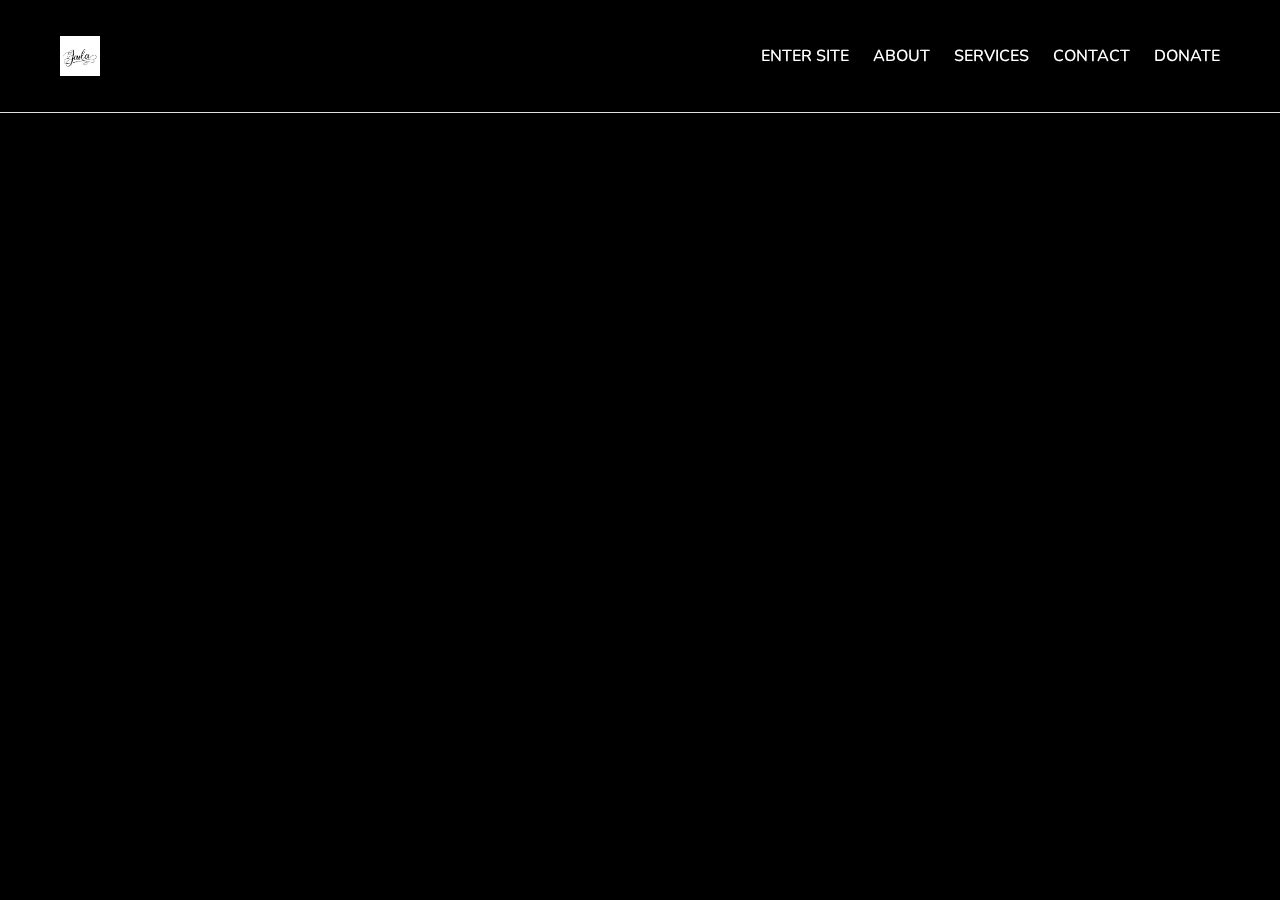
<file: index.html>
<!DOCTYPE html>
<html lang="en">
<head>
  <meta charset="UTF-8" />
  <meta name="viewport" content="width=device-width, initial-scale=1.0" />
  <title>In Loving Memory – JAOLA</title>
  <link href="https://fonts.googleapis.com/css2?family=Lora:wght@400;700&family=Nunito:wght@400;600;700&display=swap" rel="stylesheet" />
  <link rel="stylesheet" href="style.css" />

  <style>
    html, body {
      margin: 0;
      padding: 0;
      background-color: #000;
      color: white;
      font-family: 'Lora', serif;
      height: 100%;
      overflow: hidden;
      overscroll-behavior: none;
      touch-action: none;
    }

    /* Fade-in animation */
    @keyframes fadeIn {
      0% { opacity: 0; transform: translateY(20px); }
      100% { opacity: 1; transform: translateY(0); }
    }

    /* NAVIGATION */
    .site-nav {
      position: fixed;
      top: 0;
      left: 0;
      width: 100%;
      z-index: 1000;
      background-color: rgba(0, 0, 0, 0.85);
      padding: 1rem 2rem;
    }

    .nav-wrapper {
      display: flex;
      justify-content: space-between;
      align-items: center;
      max-width: 1200px;
      margin: 0 auto;
    }

    .nav-links {
      list-style: none;
      display: flex;
      gap: 1.5rem;
      margin: 0;
    }

    .nav-links li a {
      color: white;
      text-decoration: none;
      font-family: 'Nunito', sans-serif;
      font-weight: 600;
      font-size: 1rem;
    }

    .logo-area img {
      height: 40px;
    }

    /* HERO TRIBUTE */
    .hero-tribute {
      position: absolute;
      top: 0;
      left: 0;
      width: 100vw;
      height: 100vh;
      overflow: hidden;
      z-index: 0;
    }

    .hero-tribute iframe {
      width: 100vw;
      height: 100vh;
      border: none;
      position: absolute;
      top: 0;
      left: 0;
      opacity: 0;
      animation: fadeIn 1.5s ease-out forwards;
      animation-delay: 0.5s;
    }

    .enter-button {
      position: absolute;
      bottom: 40px;
      left: 50%;
      transform: translateX(-50%);
      z-index: 9999;
      background: rgba(255, 255, 255, 0.08);
      color: white;
      padding: 12px 24px;
      border: 1px solid #ccc;
      border-radius: 30px;
      font-size: 1rem;
      text-decoration: none;
      font-family: 'Nunito', sans-serif;
      animation: fadeIn 1.5s ease-out forwards;
      animation-delay: 1.8s;
      opacity: 0;
      text-align: center;
      white-space: nowrap;
    }

    .enter-button:hover {
      background: rgba(255, 255, 255, 0.2);
      border-color: white;
    }

    .canva-overlay-blocker {
      position: absolute;
      bottom: 0;
      right: 0;
      width: 180px;
      height: 50px;
      background: black;
      z-index: 9998;
    }

    /* Responsive tweak */
    @media (max-width: 600px) {
      .enter-button {
        font-size: 0.9rem;
        padding: 10px 18px;
        bottom: 20px;
      }

      .nav-links {
        gap: 1rem;
      }

      .nav-links li a {
        font-size: 0.9rem;
      }

      .logo-area img {
        height: 32px;
      }
    }

    /* Hide hamburger & overlay if not needed */
    .overlay-menu, .hamburger-menu {
      display: none !important;
    }
  </style>
</head>

<body>

  <!-- NAVIGATION -->
  <nav class="site-nav">
    <div class="container nav-wrapper">
      <div class="logo-area">
        <a href="main.html">
          <img src="assets/jaola-logo.png" alt="JAOLA Logo" class="site-logo" />
        </a>
      </div>
      <ul class="nav-links desktop-nav">
        <li><a href="main.html">Enter Site</a></li>
        <li><a href="about.html">About</a></li>
        <li><a href="services.html">Services</a></li>
        <li><a href="contact.html">Contact</a></li>
        <li><a href="donate.html" class="highlight-button">Donate</a></li>
      </ul>
    </div>
  </nav>

  <!-- TRIBUTE SECTION -->
  <section class="hero-tribute">
    <iframe 
      src="https://www.canva.com/design/DAGoqvixdnU/WdH5uJpDWGZJvsrBAGDrbA/view?embed"
      allowfullscreen
      loading="lazy">
    </iframe>
    <div class="canva-overlay-blocker"></div>
    <a href="main.html" class="enter-button">Enter JAOLA</a>
  </section>

</body>
</html>
</file>
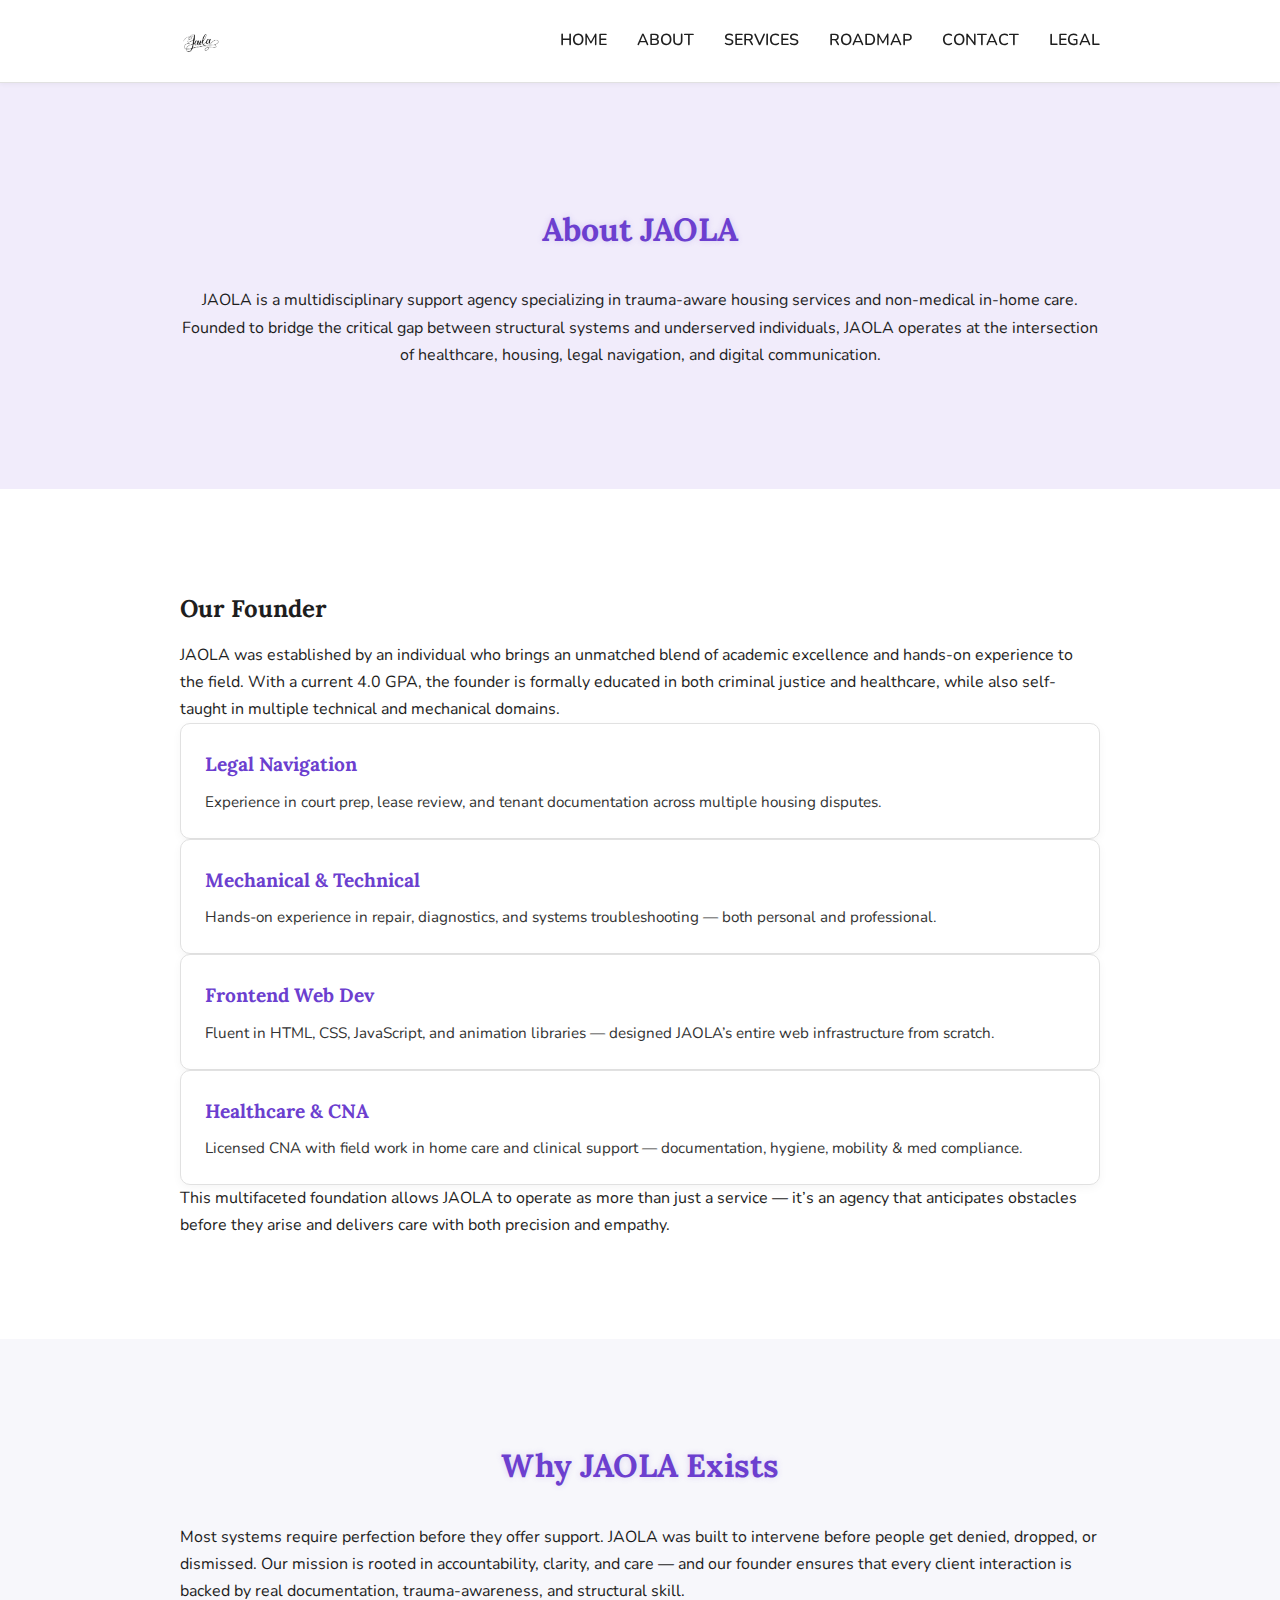
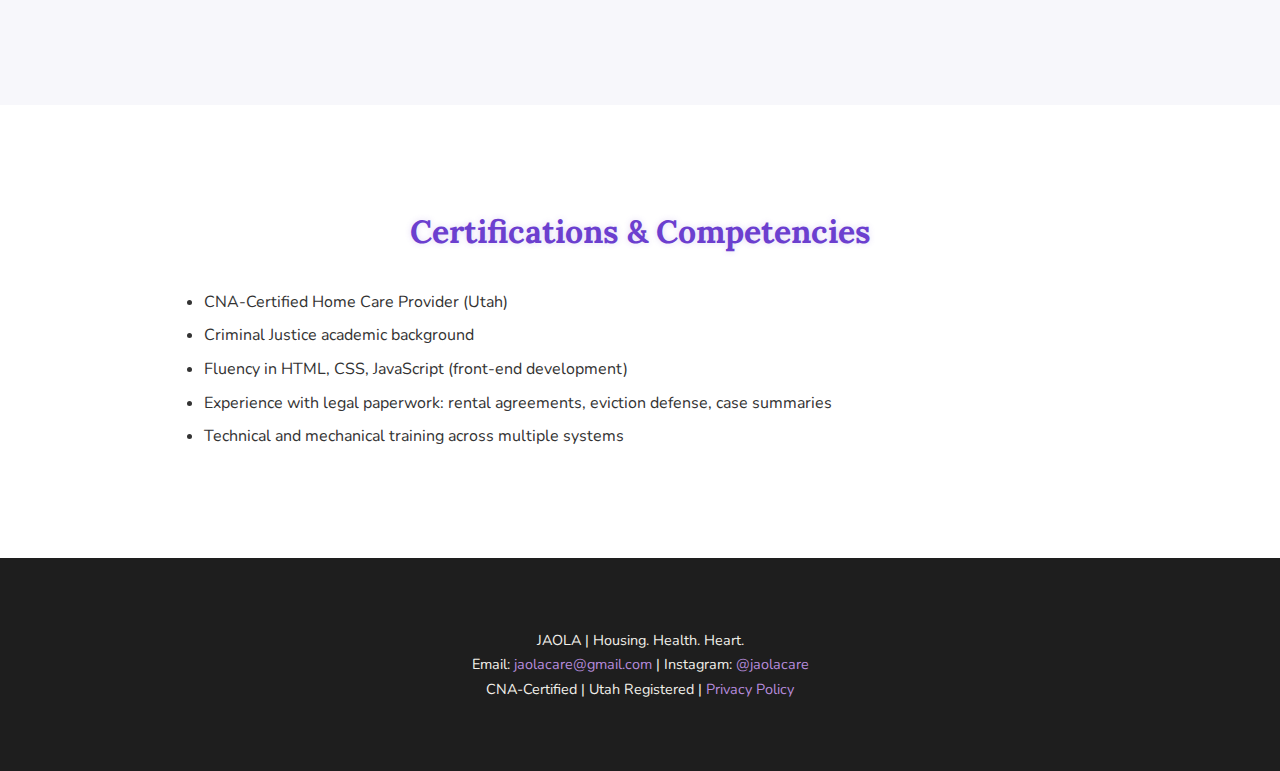
<file: about.html>
<!DOCTYPE html>
<html lang="en">
<head>
  <meta charset="UTF-8" />
  <meta name="viewport" content="width=device-width, initial-scale=1.0"/>
  <meta name="description" content="About JAOLA – Professional, trauma-aware housing and care solutions built with academic and real-world credibility.">
  <title>About JAOLA</title>
  <link rel="stylesheet" href="style.css" />
  <link href="https://fonts.googleapis.com/css2?family=Lora:wght@400;700&family=Nunito:wght@400;600;700&display=swap" rel="stylesheet" />
</head>
<body>

  <!-- NAVIGATION -->
  <nav class="site-nav">
    <div class="container nav-wrapper">
      <div class="logo-area">
        <a href="index.html">
          <img src="assets/jaola-logo.png" alt="JAOLA Logo" class="site-logo" />
        </a>
      </div>
      <ul class="nav-links desktop-nav">
        <li><a href="index.html">Home</a></li>
        <li><a href="about.html" class="active">About</a></li>
        <li><a href="services.html">Services</a></li>
        <li><a href="roadmap.html">Roadmap</a></li>
        <li><a href="contact.html">Contact</a></li>
        <li><a href="legal.html">Legal</a></li>
      </ul>
      <div class="hamburger" onclick="toggleMenu()">☰</div>
    </div>
  </nav>

  <!-- OVERLAY MENU -->
  <div id="overlayMenu" class="overlay-menu">
    <span class="close-btn" onclick="toggleMenu()">×</span>
    <ul>
      <li><a href="index.html">Home</a></li>
      <li><a href="about.html" class="active">About</a></li>
      <li><a href="services.html">Services</a></li>
      <li><a href="roadmap.html">Roadmap</a></li>
      <li><a href="contact.html">Contact</a></li>
      <li><a href="legal.html">Legal</a></li>
    </ul>
  </div>

  <!-- HERO -->
  <section class="hero-alt">
    <div class="container">
      <h1 class="section-title glow">About JAOLA</h1>
      <p>JAOLA is a multidisciplinary support agency specializing in trauma-aware housing services and non-medical in-home care. Founded to bridge the critical gap between structural systems and underserved individuals, JAOLA operates at the intersection of healthcare, housing, legal navigation, and digital communication.</p>
    </div>
  </section>

  <!-- FOUNDER PROFILE -->
  <section class="founder-profile">
   <div class="container">
    <h2 class=section-title">Our Founder</h2>
    <p>JAOLA was established by an individual who brings an unmatched blend of academic excellence and hands-on experience to the field. With a current 4.0 GPA, the founder is formally educated in both criminal justice and healthcare, while also self-taught in multiple technical and mechanical domains.</<div class="card-grid">
  <div class="info-card">
    <h3>Legal Navigation</h3>
    <p>Experience in court prep, lease review, and tenant documentation across multiple housing disputes.</p>
  </div>
  <div class="info-card">
    <h3>Mechanical & Technical</h3>
    <p>Hands-on experience in repair, diagnostics, and systems troubleshooting — both personal and professional.</p>
  </div>
  <div class="info-card">
    <h3>Frontend Web Dev</h3>
    <p>Fluent in HTML, CSS, JavaScript, and animation libraries — designed JAOLA’s entire web infrastructure from scratch.</p>
  </div>
  <div class="info-card">
    <h3>Healthcare & CNA</h3>
    <p>Licensed CNA with field work in home care and clinical support — documentation, hygiene, mobility & med compliance.</p>
  </div>
    <p>This multifaceted foundation allows JAOLA to operate as more than just a service — it’s an agency that anticipates obstacles before they arise and delivers care with both precision and empathy.</p>
  </div>
</section>

  <!-- MISSION -->
  <section class="mission-alt">
    <div class="container">
      <h2 class="section-title glow">Why JAOLA Exists</h2>
      <p>Most systems require perfection before they offer support. JAOLA was built to intervene before people get denied, dropped, or dismissed. Our mission is rooted in accountability, clarity, and care — and our founder ensures that every client interaction is backed by real documentation, trauma-awareness, and structural skill.</p>
    </div>
  </section>

  <!-- QUOTE -->
  <section class="certifications">
   <div class="container">
    <h2 class="section-title">Certifications & Competencies</h2>
    <ul>
      <li>CNA-Certified Home Care Provider (Utah)</li>
      <li>Criminal Justice academic background</li>
      <li>Fluency in HTML, CSS, JavaScript (front-end development)</li>
      <li>Experience with legal paperwork: rental agreements, eviction defense, case summaries</li>
      <li>Technical and mechanical training across multiple systems</li>
    </ul>
  </div>
</section>

  <!-- FOOTER -->
  <footer>
    <div class="container">
      <p>JAOLA | Housing. Health. Heart.</p>
      <p>Email: <a href="mailto:jaolacare@gmail.com">jaolacare@gmail.com</a> | Instagram: <a href="https://instagram.com/jaolacare" target="_blank">@jaolacare</a></p>
      <p>CNA-Certified | Utah Registered | <a href="legal.html">Privacy Policy</a></p>
    </div>
  </footer>

  <script>
    function toggleMenu() {
      const menu = document.getElementById('overlayMenu');
      menu.classList.toggle('show');
    }
  </script>
</body>
</html>
</file>
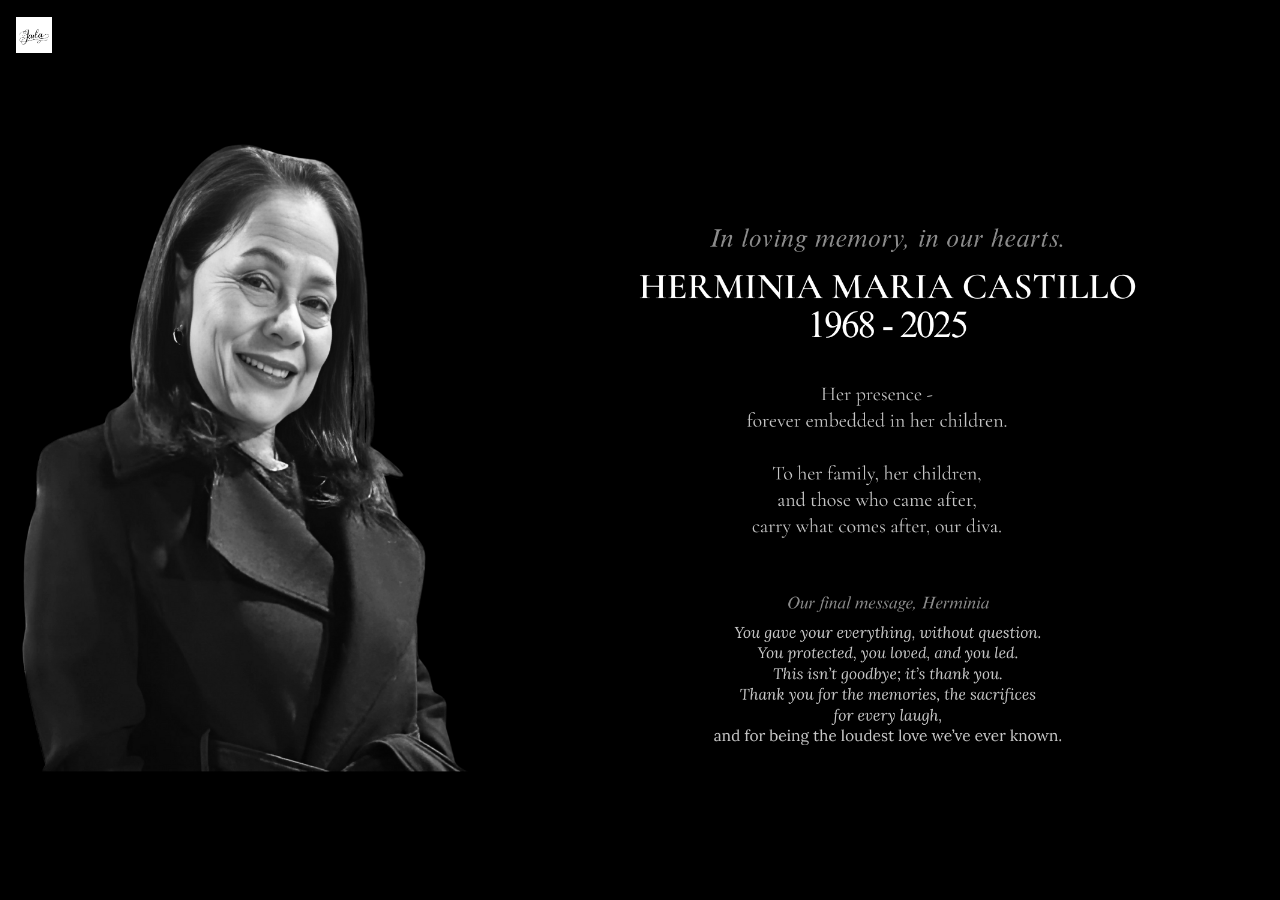
<file: archive_tribute.html>
<!DOCTYPE html>
<html lang="en">
<head>
  <meta charset="UTF-8" />
  <meta name="viewport" content="width=device-width, initial-scale=1.0" />
  <title>In Loving Memory – JAOLA</title>
  <link href="https://fonts.googleapis.com/css2?family=Lora:wght@400;700&family=Nunito:wght@400;600;700&display=swap" rel="stylesheet" />
  <style>
    html, body {
      margin: 0;
      padding: 0;
      background: black;
      font-family: 'Lora', serif;
      height: 100%;
      width: 100%;
      overflow-x: hidden;
    }

    /* FADE IN ANIMATION */
    @keyframes fadeIn {
      0% {
        opacity: 0;
        transform: translateY(20px);
      }
      100% {
        opacity: 1;
        transform: translateY(0);
      }
    }

    /* NAVIGATION */
    .site-nav {
      position: fixed;
      top: 0;
      left: 0;
      width: 100%;
      height: 70px;
      background: rgba(0, 0, 0, 0.85);
      display: flex;
      justify-content: center;
      align-items: center;
      padding: 0 1.5rem;
      z-index: 9999;
      animation: fadeIn 1.5s ease-out forwards;
    }

    .site-logo {
      height: 36px;
      position: absolute;
      left: 16px;
    }

    .nav-button-center {
      text-align: center;
    }

    .nav-tribute-button {
      padding: 10px 22px;
      background: white;
      color: black;
      font-family: 'Nunito', sans-serif;
      font-weight: 700;
      border-radius: 30px;
      text-decoration: none;
      font-size: 0.95rem;
      box-shadow: 0 3px 6px rgba(0, 0, 0, 0.15);
      transition: background 0.3s ease;
      animation: fadeIn 1.5s ease-out forwards;
      animation-delay: 1s;
      opacity: 0;
    }

    /* DESKTOP TRIBUTE */
    .desktop-tribute {
      display: none;
    }

    @media (min-width: 769px) {
      .desktop-tribute {
        display: block;
        width: 100vw;
        height: 100vh;
        background-image: url('assets/diva-tribute-desktop.jpg'); /* Replace with your image */
        background-size: cover;
        background-position: center center;
        background-repeat: no-repeat;
        animation: fadeIn 1.5s ease-out forwards;
        animation-delay: 0.5s;
      }

      .mobile-tribute {
        display: none;
      }
    }

    /* MOBILE TRIBUTE */
    .mobile-tribute {
      margin-top: 70px; /* offset for fixed navbar */
      width: 100%;
      min-height: 100vh;
      background: black;
      animation: fadeIn 1.5s ease-out forwards;
      animation-delay: 0.5s;
    }

    .tribute-img-mobile {
      display: block;
      width: 100%;
      height: auto;
    }

    /* Responsive logo & button tweak */
    @media (max-width: 768px) {
      .site-logo {
        height: 30px;
      }

      .nav-tribute-button {
        font-size: 0.85rem;
        padding: 8px 18px;
      }
    }
  </style>
</head>
<body>

  <!-- NAVIGATION -->
  <nav class="site-nav">
    <img src="assets/jaola-logo.png" alt="JAOLA Logo" class="site-logo" />
    <div class="nav-button-center">
      <a href="main.html" class="nav-tribute-button">Enter JAOLA</a>
    </div>
  </nav>

  <!-- DESKTOP TRIBUTE -->
  <div class="desktop-tribute"></div>

  <!-- MOBILE TRIBUTE -->
  <div class="mobile-tribute">
    <img class="tribute-img-mobile" src="assets/diva-tribute.png" alt="Herminia María Castillo Tribute" />
  </div>

</body>
</html>
</file>
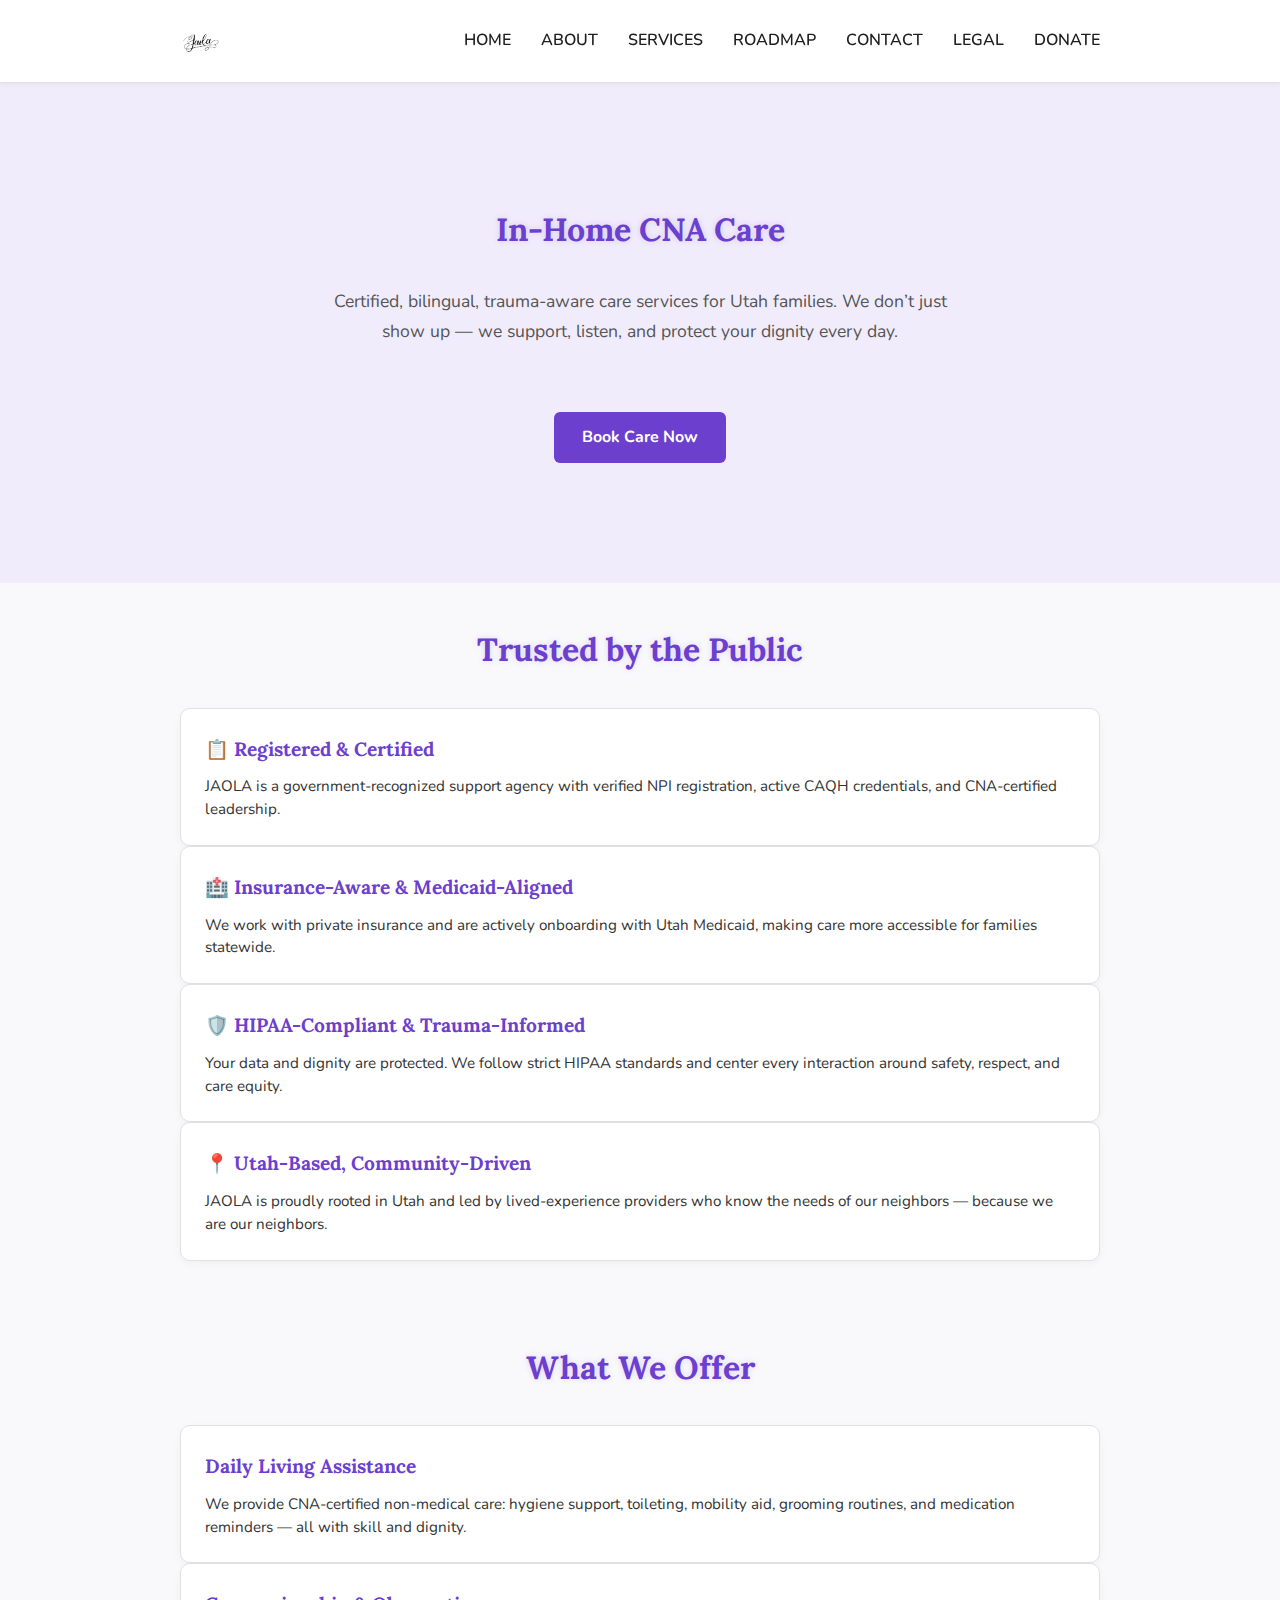
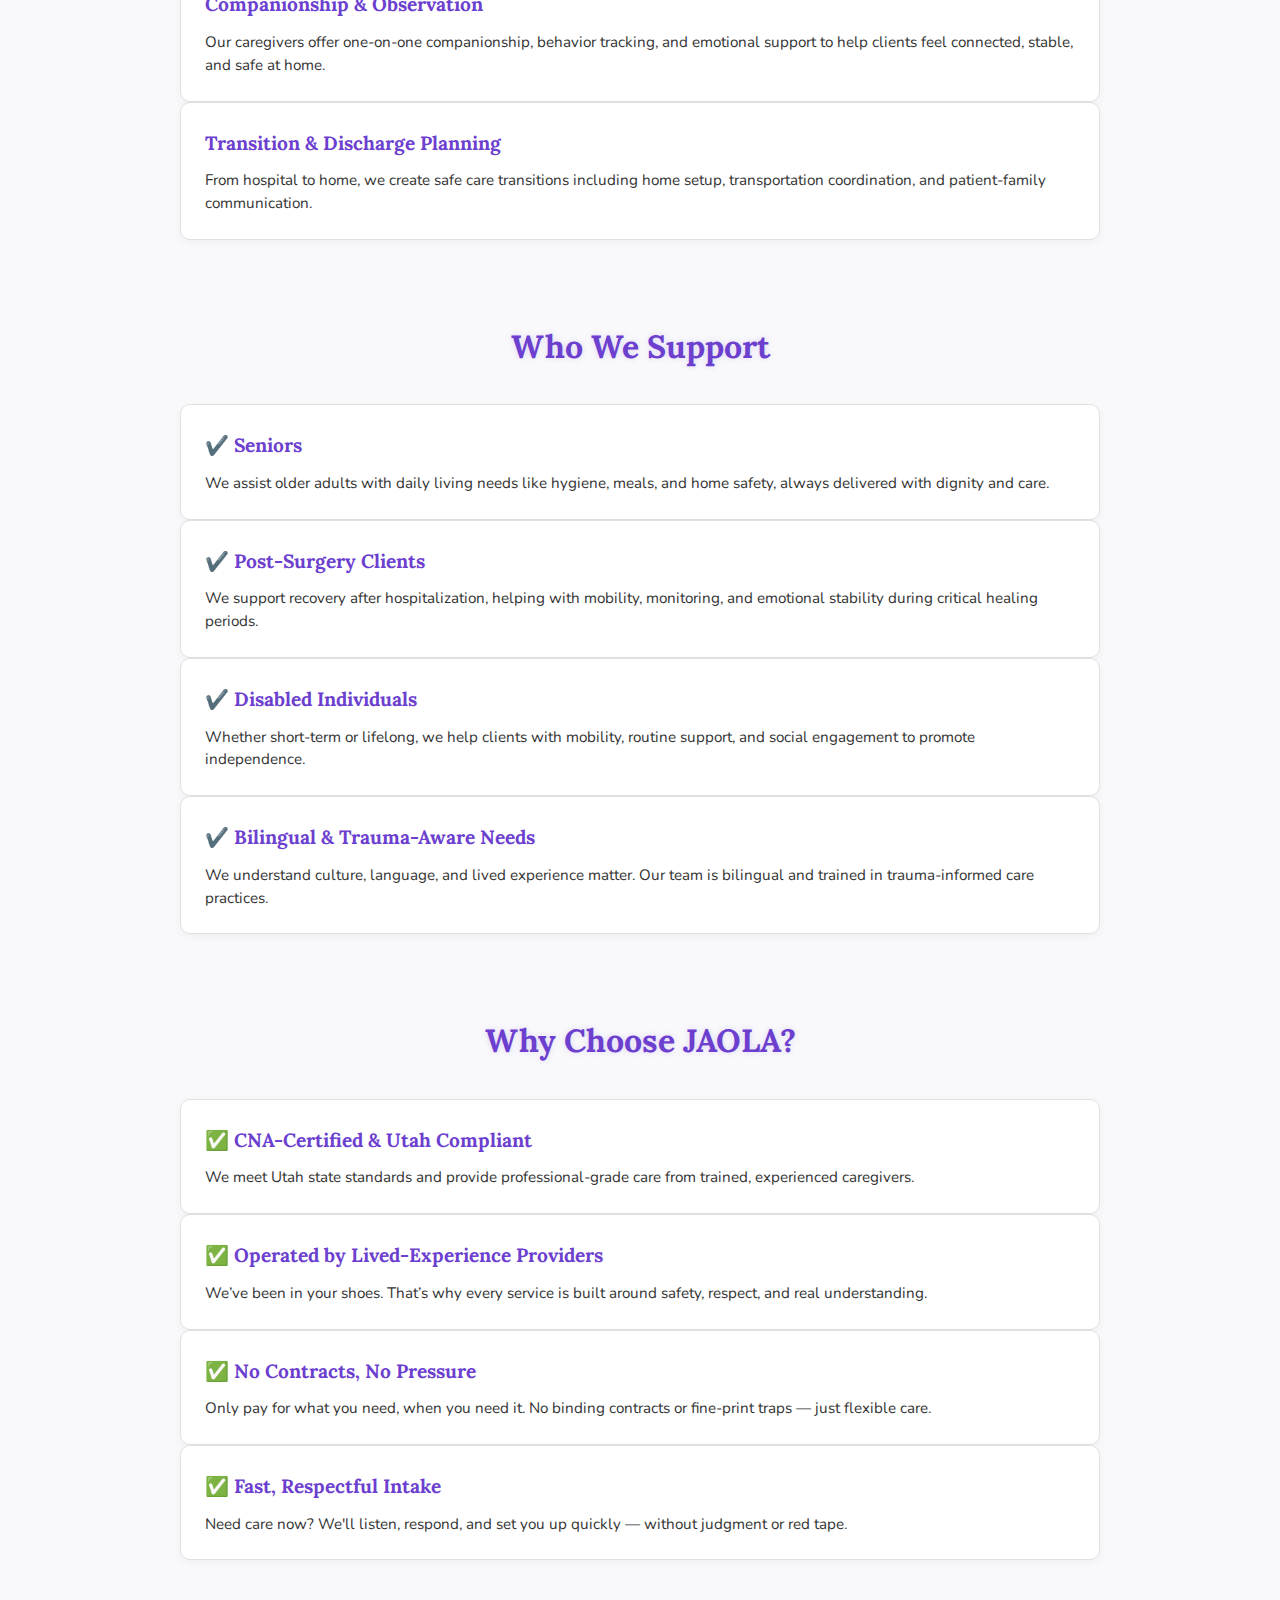
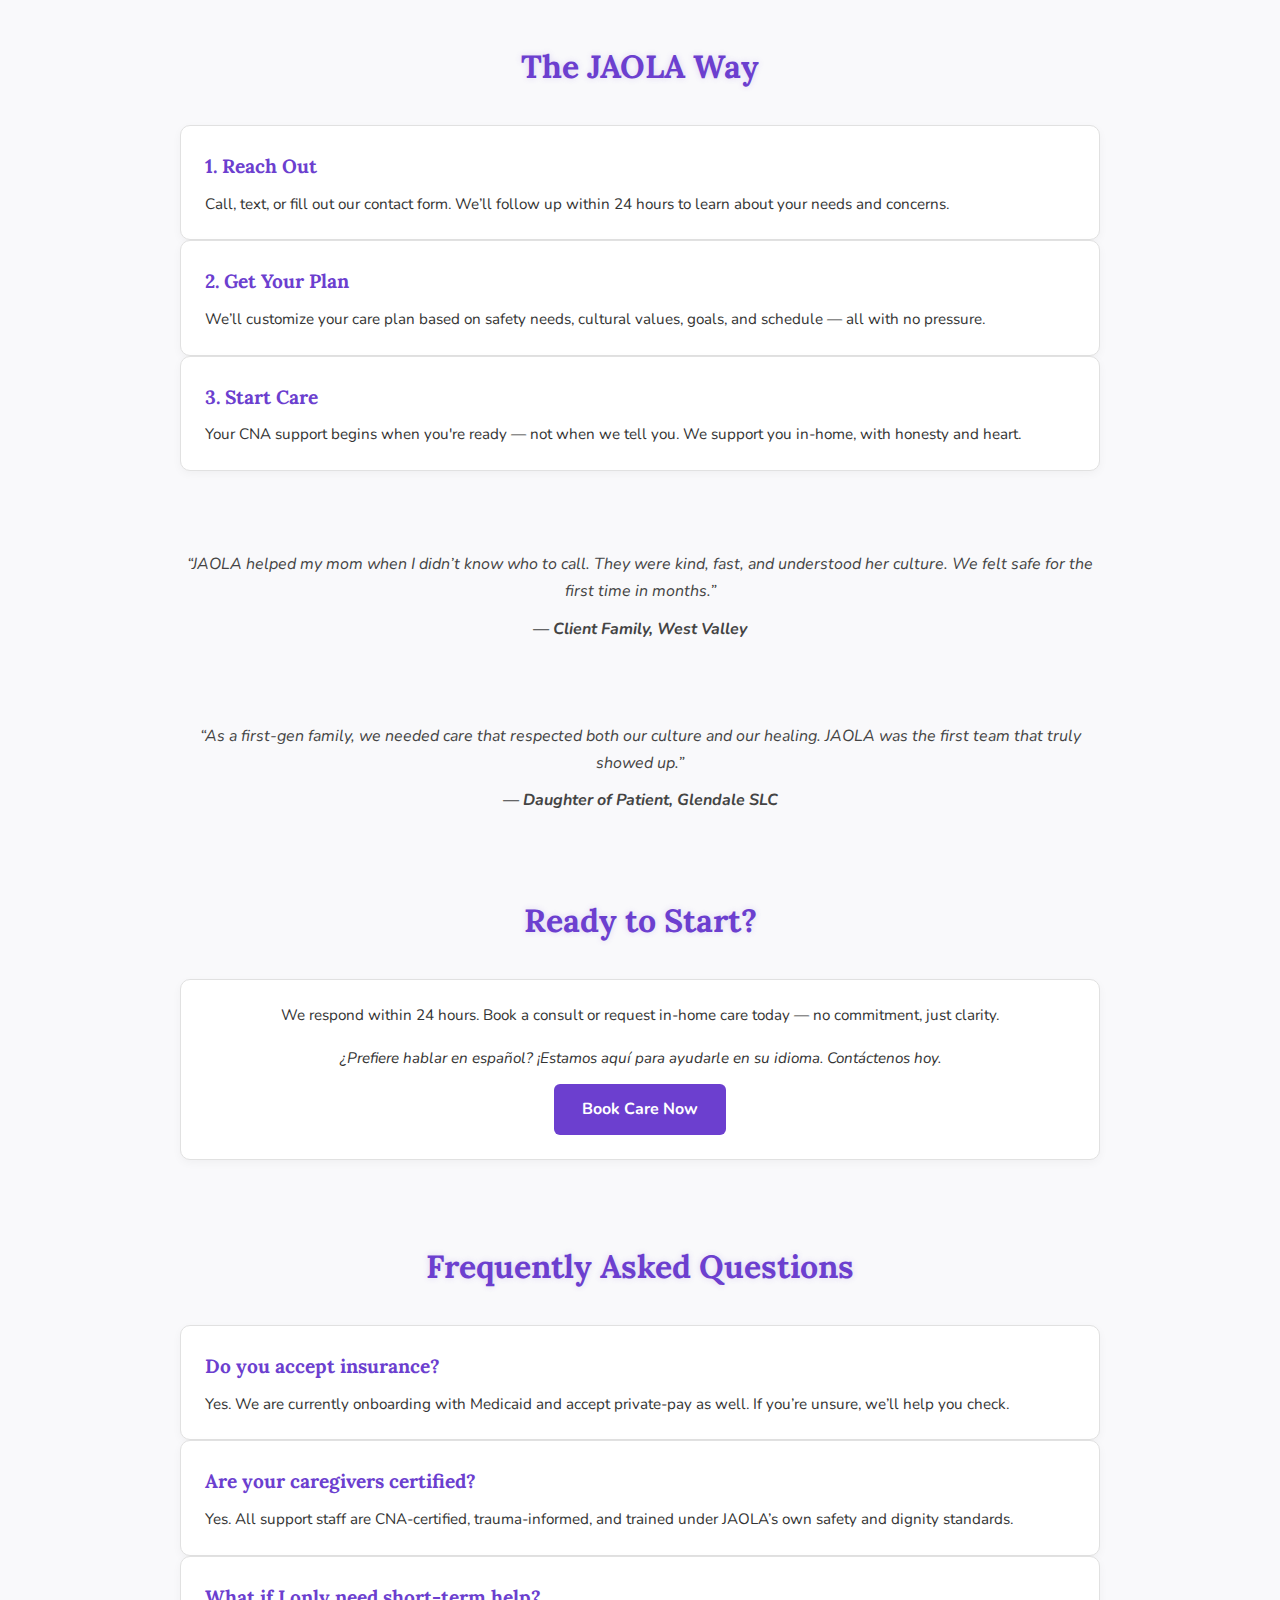
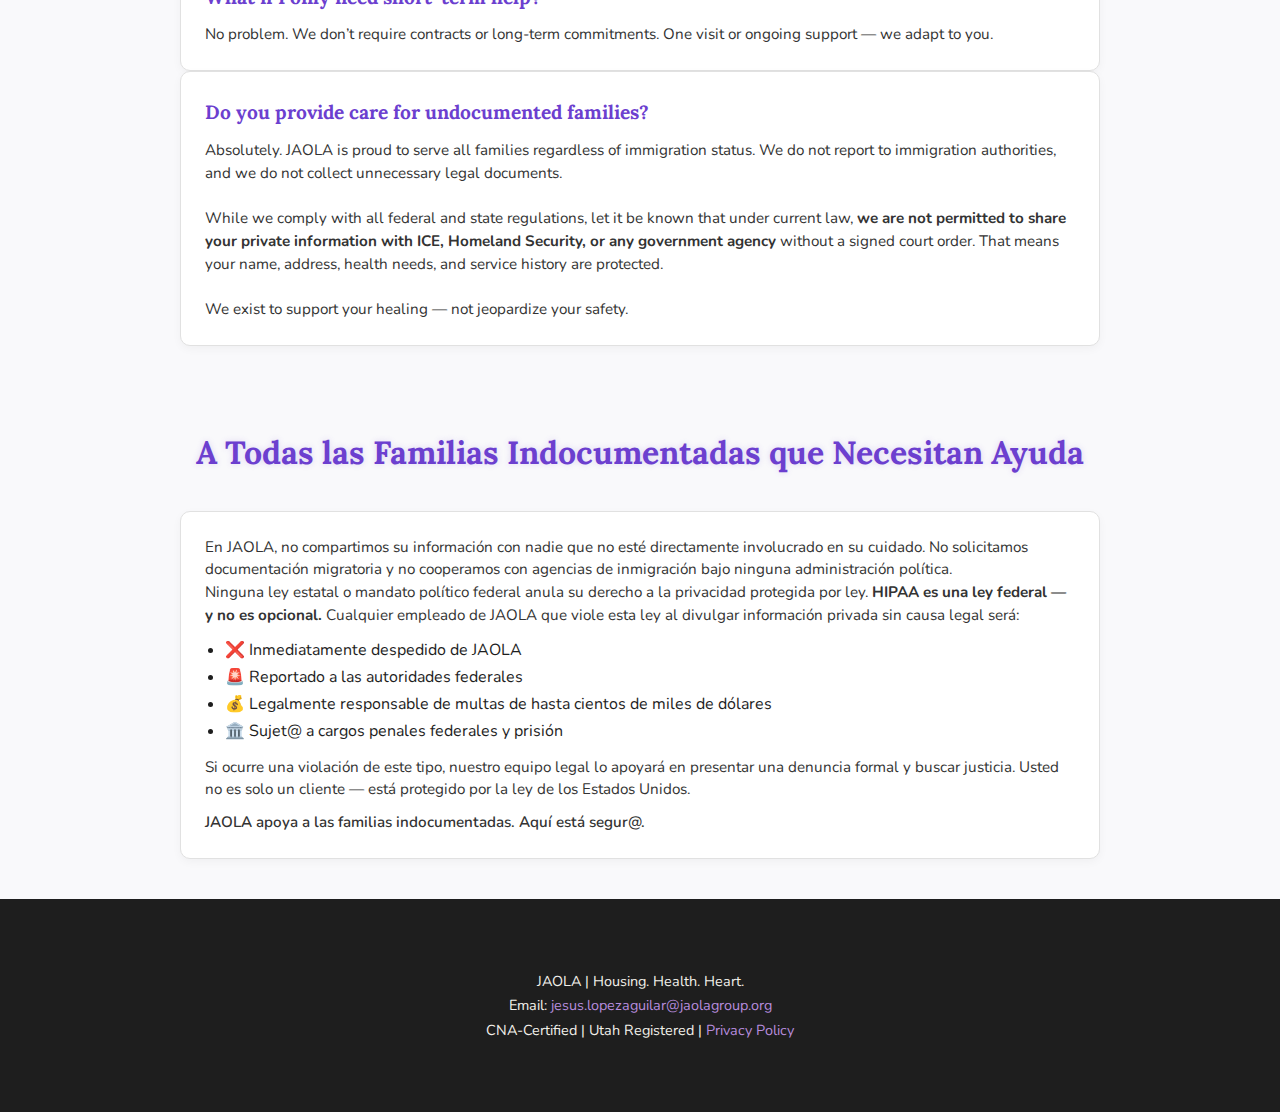
<file: care.html>
<!DOCTYPE html>
<html lang="en">
<head>
  <meta charset="UTF-8" />
  <meta name="viewport" content="width=device-width, initial-scale=1.0" />
  <meta name="description" content="Certified bilingual in-home care services across Utah. JAOLA provides CNA-level support, companionship, and discharge planning.">
  <title>In-Home CNA Care – JAOLA</title>
  <link rel="stylesheet" href="style.css" />
  <link href="https://fonts.googleapis.com/css2?family=Lora:wght@400;700&family=Nunito:wght@400;600;700&display=swap" rel="stylesheet" />
</head>

<body>

<!-- NAVIGATION -->
<nav class="site-nav">
  <div class="container nav-wrapper">
    <div class="logo-area">
      <a href="index.html">
        <img src="assets/jaola-logo.png" alt="JAOLA Logo" class="site-logo" />
      </a>
    </div>
    <ul class="nav-links desktop-nav">
      <li><a href="index.html">Home</a></li>
      <li><a href="about.html">About</a></li>
      <li><a href="services.html">Services</a></li>
      <li><a href="roadmap.html">Roadmap</a></li>
      <li><a href="contact.html">Contact</a></li>
      <li><a href="legal.html">Legal</a></li>
      <li><a href="donate.html" class="highlight-button">Donate</a></li>
    </ul>
  </div>
</nav>

<!-- HERO -->
<section class="hero-alt fade-in-section">
  <div class="container">
    <h1 class="section-title">In-Home CNA Care</h1>
    <p class="subtag">Certified, bilingual, trauma-aware care services for Utah families. We don’t just show up — we support, listen, and protect your dignity every day.</p>
    <div style="text-align: center; margin-top: 40px;">
      <a href="contact.html" class="cta-button">Book Care Now</a>
    </div>
  </div>
</section>

<!-- TRUSTED BY THE PUBLIC -->
<section class="fade-in-section">
  <div class="container">
    <h2 class="section-title">Trusted by the Public</h2>

    <div class="info-card fade-in-section">
      <h3>📋 Registered & Certified</h3>
      <p>JAOLA is a government-recognized support agency with verified NPI registration, active CAQH credentials, and CNA-certified leadership.</p>
    </div>

    <div class="info-card fade-in-section">
      <h3>🏥 Insurance-Aware & Medicaid-Aligned</h3>
      <p>We work with private insurance and are actively onboarding with Utah Medicaid, making care more accessible for families statewide.</p>
    </div>

    <div class="info-card fade-in-section">
      <h3>🛡️ HIPAA-Compliant & Trauma-Informed</h3>
      <p>Your data and dignity are protected. We follow strict HIPAA standards and center every interaction around safety, respect, and care equity.</p>
    </div>

    <div class="info-card fade-in-section">
      <h3>📍 Utah-Based, Community-Driven</h3>
      <p>JAOLA is proudly rooted in Utah and led by lived-experience providers who know the needs of our neighbors — because we are our neighbors.</p>
    </div>
  </div>
</section>


<!-- WHAT WE OFFER -->
<section class="fade-in-section">
  <div class="container">
    <h2 class="section-title">What We Offer</h2>

    <div class="info-card fade-in-section">
      <h3>Daily Living Assistance</h3>
      <p>We provide CNA-certified non-medical care: hygiene support, toileting, mobility aid, grooming routines, and medication reminders — all with skill and dignity.</p>
    </div>

    <div class="info-card fade-in-section">
      <h3>Companionship & Observation</h3>
      <p>Our caregivers offer one-on-one companionship, behavior tracking, and emotional support to help clients feel connected, stable, and safe at home.</p>
    </div>

    <div class="info-card fade-in-section">
      <h3>Transition & Discharge Planning</h3>
      <p>From hospital to home, we create safe care transitions including home setup, transportation coordination, and patient-family communication.</p>
    </div>
  </div>
</section>

<!-- WHO WE SUPPORT -->
<section class="fade-in-section">
  <div class="container">
    <h2 class="section-title">Who We Support</h2>

    <div class="info-card fade-in-section">
      <h3>✔️ Seniors</h3>
      <p>We assist older adults with daily living needs like hygiene, meals, and home safety, always delivered with dignity and care.</p>
    </div>

    <div class="info-card fade-in-section">
      <h3>✔️ Post-Surgery Clients</h3>
      <p>We support recovery after hospitalization, helping with mobility, monitoring, and emotional stability during critical healing periods.</p>
    </div>

    <div class="info-card fade-in-section">
      <h3>✔️ Disabled Individuals</h3>
      <p>Whether short-term or lifelong, we help clients with mobility, routine support, and social engagement to promote independence.</p>
    </div>

    <div class="info-card fade-in-section">
      <h3>✔️ Bilingual & Trauma-Aware Needs</h3>
      <p>We understand culture, language, and lived experience matter. Our team is bilingual and trained in trauma-informed care practices.</p>
    </div>
  </div>
</section>


<!-- WHY CHOOSE US -->
<section class="fade-in-section">
  <div class="container">
    <h2 class="section-title">Why Choose JAOLA?</h2>

    <div class="info-card fade-in-section">
      <h3>✅ CNA-Certified & Utah Compliant</h3>
      <p>We meet Utah state standards and provide professional-grade care from trained, experienced caregivers.</p>
    </div>

    <div class="info-card fade-in-section">
      <h3>✅ Operated by Lived-Experience Providers</h3>
      <p>We’ve been in your shoes. That’s why every service is built around safety, respect, and real understanding.</p>
    </div>

    <div class="info-card fade-in-section">
      <h3>✅ No Contracts, No Pressure</h3>
      <p>Only pay for what you need, when you need it. No binding contracts or fine-print traps — just flexible care.</p>
    </div>

    <div class="info-card fade-in-section">
      <h3>✅ Fast, Respectful Intake</h3>
      <p>Need care now? We'll listen, respond, and set you up quickly — without judgment or red tape.</p>
    </div>
  </div>
</section>
<!-- THE JAOLA WAY -->
<section class="fade-in-section">
  <div class="container">
    <h2 class="section-title">The JAOLA Way</h2>

    <div class="info-card fade-in-section">
      <h3>1. Reach Out</h3>
      <p>Call, text, or fill out our contact form. We’ll follow up within 24 hours to learn about your needs and concerns.</p>
    </div>

    <div class="info-card fade-in-section">
      <h3>2. Get Your Plan</h3>
      <p>We’ll customize your care plan based on safety needs, cultural values, goals, and schedule — all with no pressure.</p>
    </div>

    <div class="info-card fade-in-section">
      <h3>3. Start Care</h3>
      <p>Your CNA support begins when you're ready — not when we tell you. We support you in-home, with honesty and heart.</p>
    </div>
  </div>
</section>


<!-- TESTIMONIAL -->
<section class="fade-in-section testimonial-section" style="text-align: center;">
  <div class="container">
    <blockquote style="font-style: italic; color: #444;">
      “JAOLA helped my mom when I didn’t know who to call. They were kind, fast, and understood her culture. We felt safe for the first time in months.”<br>
      <span style="display: block; margin-top: 10px; font-weight: bold;">— Client Family, West Valley</span>
    </blockquote>
  </div>
</section>
<!-- TESTIMONIAL 2 -->
<section class="fade-in-section testimonial-section" style="text-align: center;">
  <div class="container">
    <blockquote style="font-style: italic; color: #444;">
      “As a first-gen family, we needed care that respected both our culture and our healing. JAOLA was the first team that truly showed up.”
      <br><span style="display: block; margin-top: 10px; font-weight: bold;">— Daughter of Patient, Glendale SLC</span>
    </blockquote>
  </div>
</section>

<!-- CTA -->
<section class="fade-in-section">
  <div class="container">
    <h2 class="section-title">Ready to Start?</h2>

    <div class="info-card fade-in-section" style="text-align: center;">
      <p>We respond within 24 hours. Book a consult or request in-home care today — no commitment, just clarity.</p>
      <p class="fade-in-section" style="text-align: center; font-style: italic; margin-top: 20px;">
  ¿Prefiere hablar en español? ¡Estamos aquí para ayudarle en su idioma. Contáctenos hoy.
      </p>
      <a href="contact.html" class="cta-button" style="margin-top: 15px;">Book Care Now</a>
    </div>
  </div>
</section>
<!-- FAQ SECTION -->
<section class="fade-in-section">
  <div class="container">
    <h2 class="section-title">Frequently Asked Questions</h2>

    <div class="info-card fade-in-section">
      <h3>Do you accept insurance?</h3>
      <p>Yes. We are currently onboarding with Medicaid and accept private-pay as well. If you’re unsure, we’ll help you check.</p>
    </div>

    <div class="info-card fade-in-section">
      <h3>Are your caregivers certified?</h3>
      <p>Yes. All support staff are CNA-certified, trauma-informed, and trained under JAOLA’s own safety and dignity standards.</p>
    </div>

    <div class="info-card fade-in-section">
      <h3>What if I only need short-term help?</h3>
      <p>No problem. We don’t require contracts or long-term commitments. One visit or ongoing support — we adapt to you.</p>
    </div>

    <div class="info-card fade-in-section">
      <h3>Do you provide care for undocumented families?</h3>
      <p>
      Absolutely. JAOLA is proud to serve all families regardless of immigration status. We do not report to immigration authorities, and we do not collect unnecessary legal documents. <br><br>
      While we comply with all federal and state regulations, let it be known that under current law, <strong>we are not permitted to share your private information with ICE, Homeland Security, or any government agency</strong> without a signed court order. That means your name, address, health needs, and service history are protected. <br><br>
      We exist to support your healing — not jeopardize your safety.
      </p>
    </div>
  </div>
</section>
<section class="fade-in-section">
  <div class="container">
    <h2 class="section-title">A Todas las Familias Indocumentadas que Necesitan Ayuda</h2>

    <div class="info-card fade-in-section">
      <p>
        En JAOLA, no compartimos su información con nadie que no esté directamente involucrado en su cuidado. No solicitamos documentación migratoria y no cooperamos con agencias de inmigración bajo ninguna administración política.
      </p>
      <p>
        Ninguna ley estatal o mandato político federal anula su derecho a la privacidad protegida por ley. <strong>HIPAA es una ley federal — y no es opcional.</strong> Cualquier empleado de JAOLA que viole esta ley al divulgar información privada sin causa legal será:
      </p>
      <ul style="padding-left: 20px; margin: 10px 0;">
        <li>❌ Inmediatamente despedido de JAOLA</li>
        <li>🚨 Reportado a las autoridades federales</li>
        <li>💰 Legalmente responsable de multas de hasta cientos de miles de dólares</li>
        <li>🏛️ Sujet@ a cargos penales federales y prisión</li>
      </ul>
      <p>
        Si ocurre una violación de este tipo, nuestro equipo legal lo apoyará en presentar una denuncia formal y buscar justicia. Usted no es solo un cliente — está protegido por la ley de los Estados Unidos.
      </p>
      <p style="font-weight: 600; margin-top: 10px;">
        JAOLA apoya a las familias indocumentadas. Aquí está segur@.
      </p>
    </div>
  </div>
</section>

<!-- FOOTER -->
<footer>
  <div class="container">
    <p>JAOLA | Housing. Health. Heart.</p>
    <p>Email: <a href="mailto:jesus.lopezaguilar@jaolagroup.org">jesus.lopezaguilar@jaolagroup.org</a></p>
    <p>CNA-Certified | Utah Registered | <a href="legal.html">Privacy Policy</a></p>
  </div>
</footer>

<script src="script.js"></script>
  <script>
  document.addEventListener('DOMContentLoaded', function () {
    // === SCROLL FADE-IN ANIMATION – PAGE-SAFE FIX ===
    setTimeout(() => {
      const observer = new IntersectionObserver((entries, obs) => {
        entries.forEach(entry => {
          if (entry.isIntersecting) {
            entry.target.classList.add('is-visible');
            obs.unobserve(entry.target);
          }
        });
      }, {
        threshold: 0.15,
        rootMargin: '0px 0px -50px 0px'
      });

      document.querySelectorAll('.fade-in-section').forEach(el => {
        observer.observe(el);
      });

      // Fallback if observer fails
      setTimeout(() => {
        document.querySelectorAll('.fade-in-section').forEach(el => {
          if (!el.classList.contains('is-visible')) {
            el.classList.add('is-visible');
          }
        });
      }, 5000);
    }, 100); // small delay ensures DOM is fully ready
  });
</script>
</body>
</html>
</file>
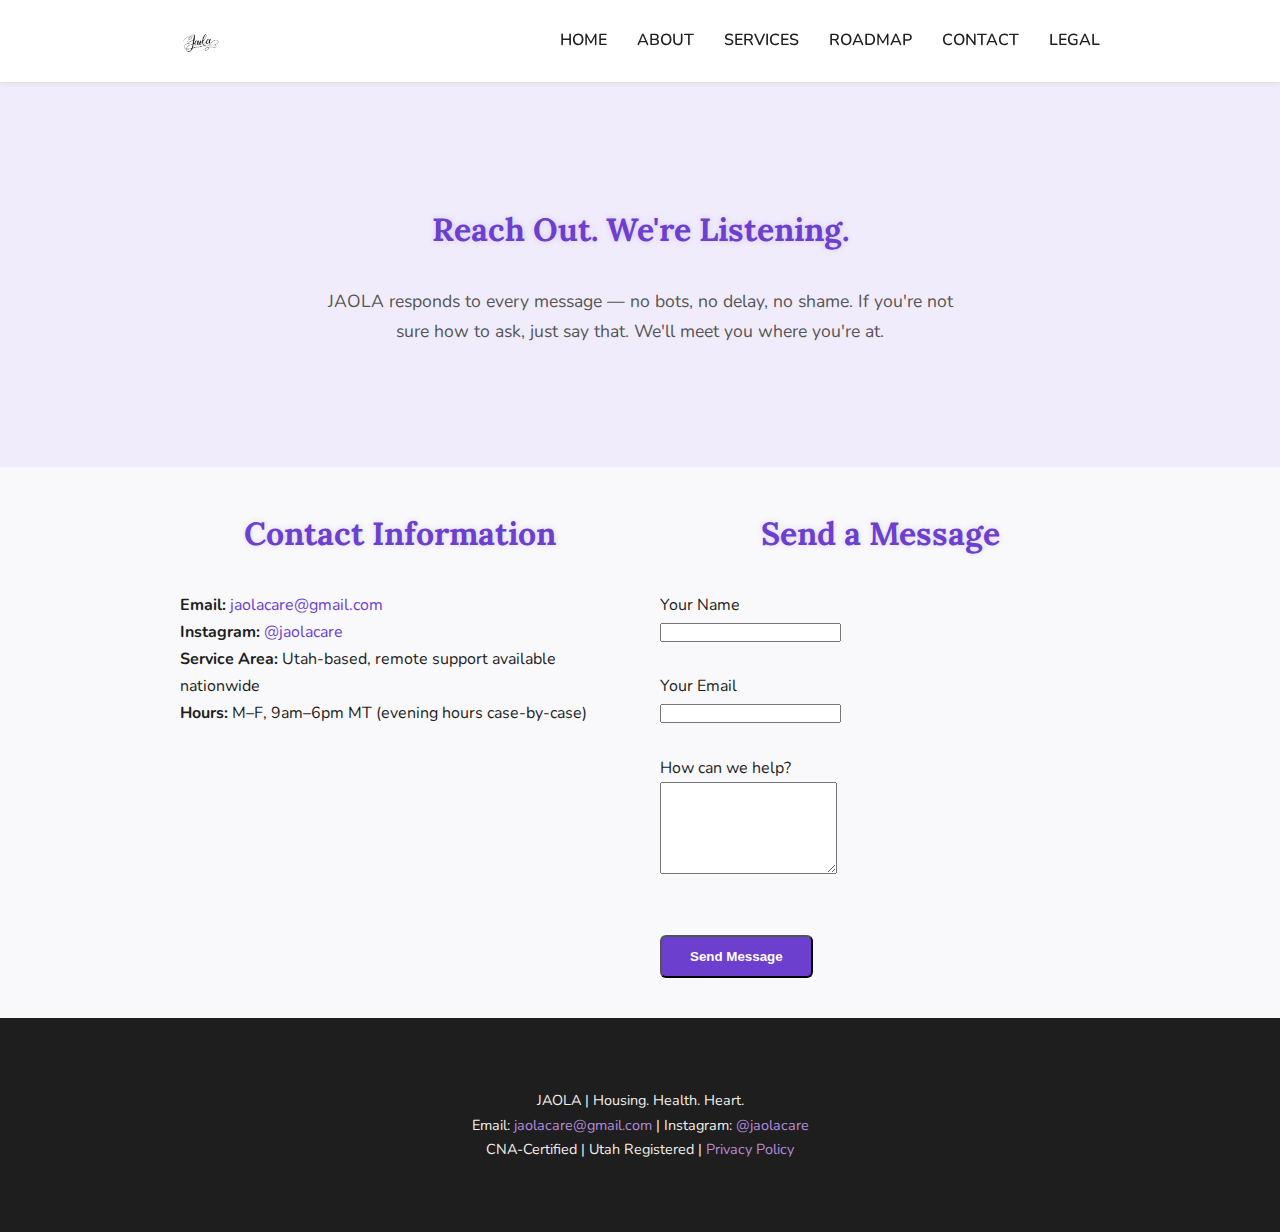
<file: contact.html>
<!DOCTYPE html>
<html lang="en">
<head>
  <meta charset="UTF-8" />
  <meta name="viewport" content="width=device-width, initial-scale=1.0" />
  <meta name="description" content="Contact JAOLA – Reach out for trauma-aware housing or home care support.">
  <title>Contact – JAOLA</title>
  <link rel="stylesheet" href="style.css" />
  <link href="https://fonts.googleapis.com/css2?family=Lora:wght@400;700&family=Nunito:wght@400;600;700&display=swap" rel="stylesheet" />
</head>

<body>

<!-- NAVIGATION -->
<nav class="site-nav">
  <div class="container nav-wrapper">
    <div class="logo-area">
      <a href="index.html">
        <img src="assets/jaola-logo.png" alt="JAOLA Logo" class="site-logo" />
      </a>
    </div>
    <ul class="nav-links desktop-nav">
      <li><a href="index.html">Home</a></li>
      <li><a href="about.html">About</a></li>
      <li><a href="services.html">Services</a></li>
      <li><a href="roadmap.html">Roadmap</a></li>
      <li><a href="contact.html" class="active">Contact</a></li>
      <li><a href="legal.html">Legal</a></li>
    </ul>
  </div>
</nav>

<!-- OVERLAY MENU -->
<div id="overlayMenu" class="overlay-menu">
  <ul>
    <li><a href="index.html">Home</a></li>
    <li><a href="about.html">About</a></li>
    <li><a href="services.html">Services</a></li>
    <li><a href="roadmap.html">Roadmap</a></li>
    <li><a href="contact.html" class="active">Contact</a></li>
    <li><a href="legal.html">Legal</a></li>
  </ul>
</div>

<!-- HAMBURGER -->
<div class="hamburger-menu" id="hamburger">
  <div></div>
  <div></div>
  <div></div>
</div>

<!-- HERO -->
<section class="hero-alt fade-in-section">
  <div class="container">
    <h1 class="section-title">Reach Out. We're Listening.</h1>
    <p class="subtag">JAOLA responds to every message — no bots, no delay, no shame. If you're not sure how to ask, just say that. We'll meet you where you're at.</p>
  </div>
</section>

<!-- CONTACT SECTION -->
<section class="fade-in-section">
  <div class="container" style="display: grid; gap: 40px; grid-template-columns: 1fr 1fr; align-items: start;">

    <!-- Contact Info -->
    <div>
      <h2 class="section-title">Contact Information</h2>
      <p><strong>Email:</strong> <a href="mailto:jaolacare@gmail.com">jaolacare@gmail.com</a></p>
      <p><strong>Instagram:</strong> <a href="https://instagram.com/jaolacare" target="_blank">@jaolacare</a></p>
      <p><strong>Service Area:</strong> Utah-based, remote support available nationwide</p>
      <p><strong>Hours:</strong> M–F, 9am–6pm MT (evening hours case-by-case)</p>
    </div>

    <!-- Contact Form -->
    <div>
      <h2 class="section-title">Send a Message</h2>
      <form action="mailto:jaolacare@gmail.com" method="POST" enctype="text/plain">
        <label for="name">Your Name</label><br>
        <input type="text" id="name" name="name" required><br><br>

        <label for="email">Your Email</label><br>
        <input type="email" id="email" name="email" required><br><br>

        <label for="message">How can we help?</label><br>
        <textarea id="message" name="message" rows="6" required></textarea><br><br>

        <button type="submit" class="cta-button">Send Message</button>
      </form>
    </div>

  </div>
</section>

<!-- FOOTER -->
<footer>
  <div class="container">
    <p>JAOLA | Housing. Health. Heart.</p>
    <p>Email: <a href="mailto:jaolacare@gmail.com">jaolacare@gmail.com</a> | Instagram: <a href="https://instagram.com/jaolacare" target="_blank">@jaolacare</a></p>
    <p>CNA-Certified | Utah Registered | <a href="legal.html">Privacy Policy</a></p>
  </div>
</footer>

<script src="script.js"></script>
</body>
</html>
</file>
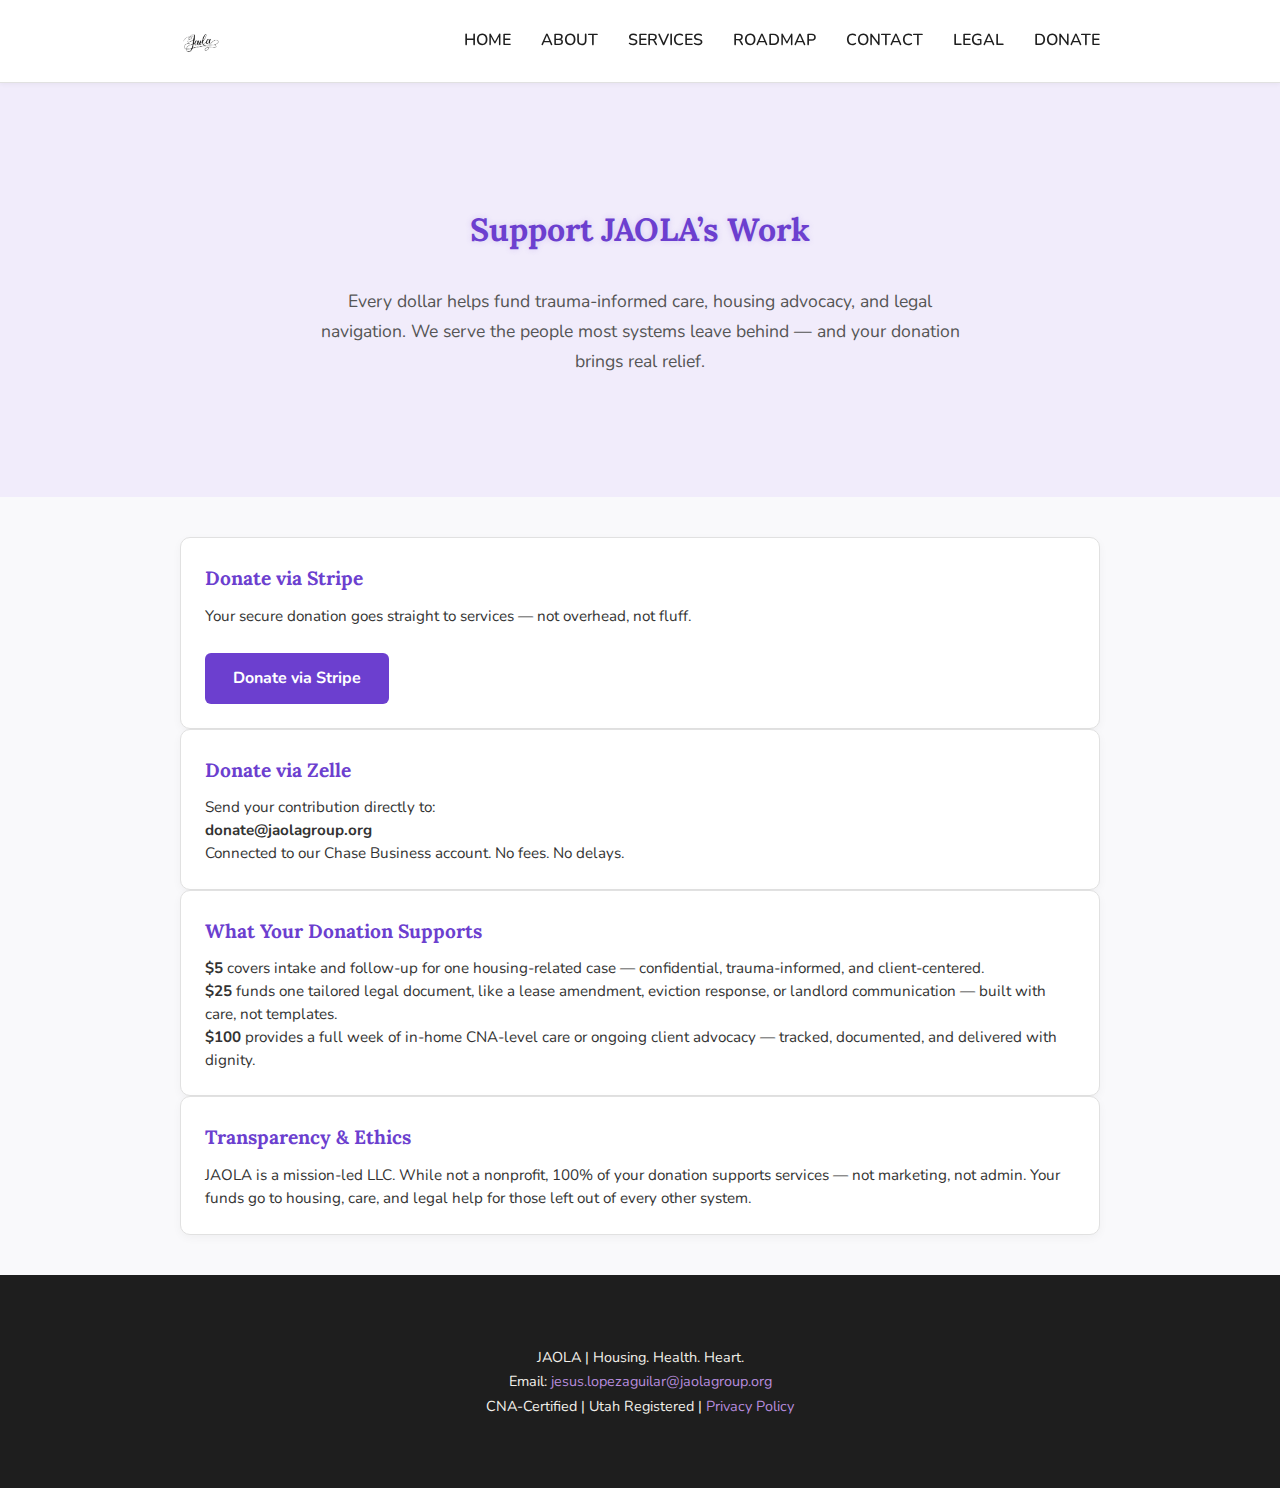
<file: donate.html>
<!DOCTYPE html>
<html lang="en">
<head>
  <meta charset="UTF-8" />
  <meta name="viewport" content="width=device-width, initial-scale=1.0" />
  <meta name="description" content="Support JAOLA’s housing, legal, and caregiving services through secure donations.">
  <title>Donate – JAOLA</title>
  <link rel="stylesheet" href="style.css" />
  <link href="https://fonts.googleapis.com/css2?family=Lora:wght@400;700&family=Nunito:wght@400;600;700&display=swap" rel="stylesheet" />
</head>

<body>

<!-- NAVIGATION -->
<nav class="site-nav">
  <div class="container nav-wrapper">
    <div class="logo-area">
      <a href="index.html">
        <img src="assets/jaola-logo.png" alt="JAOLA Logo" class="site-logo" />
      </a>
    </div>
    <ul class="nav-links desktop-nav">
      <li><a href="index.html">Home</a></li>
      <li><a href="about.html">About</a></li>
      <li><a href="services.html">Services</a></li>
      <li><a href="roadmap.html">Roadmap</a></li>
      <li><a href="contact.html">Contact</a></li>
      <li><a href="legal.html">Legal</a></li>
      <li><a href="donate.html" class="highlight-button active">Donate</a></li>
    </ul>
  </div>
</nav>

<!-- HAMBURGER & OVERLAY MENU (optional to keep consistent with other pages) -->
<!-- OVERLAY MENU -->
  <div id="overlayMenu" class="overlay-menu">
    <ul>
      <li><a href="index.html" class="active">Home</a></li>
      <li><a href="about.html">About</a></li>
      <li><a href="services.html">Services</a></li>
      <li><a href="roadmap.html">Roadmap</a></li>
      <li><a href="contact.html">Contact</a></li>
      <li><a href="legal.html">Legal</a></li>
       <li><a href="donate.html" class="highlight-button">Donate</a></li>
    </ul>
  </div>

  <!-- HAMBURGER -->
  <div class="hamburger-menu" id="hamburger">
    <div></div>
    <div></div>
    <div></div>
  </div>

<!-- HERO -->
<section class="hero-alt fade-in-section">
  <div class="container">
    <h1 class="section-title">Support JAOLA’s Work</h1>
    <p class="subtag">Every dollar helps fund trauma-informed care, housing advocacy, and legal navigation. We serve the people most systems leave behind — and your donation brings real relief.</p>
  </div>
</section>

<!-- DONATION OPTIONS -->
<section class="fade-in-section">
  <div class="container">

    <div class="info-card fade-in-section">
      <h3>Donate via Stripe</h3>
      <p>Your secure donation goes straight to services — not overhead, not fluff.</p>
      <a href="https://donate.stripe.com/aFaaEX0oR5wC6427Cp7IY00" class="cta-button">Donate via Stripe</a>
    </div>

    <div class="info-card fade-in-section">
      <h3>Donate via Zelle</h3>
      <p>Send your contribution directly to:</p>
      <p><strong>donate@jaolagroup.org</strong></p>
      <p>Connected to our Chase Business account. No fees. No delays.</p>
    </div>

    <div class="info-card fade-in-section">
      <h3>What Your Donation Supports</h3>
      <p><strong>$5</strong> covers intake and follow-up for one housing-related case — confidential, trauma-informed, and client-centered.</p>
      <p><strong>$25</strong> funds one tailored legal document, like a lease amendment, eviction response, or landlord communication — built with care, not templates.</p>
      <p><strong>$100</strong> provides a full week of in-home CNA-level care or ongoing client advocacy — tracked, documented, and delivered with dignity.</p>
    </div>

    <div class="info-card fade-in-section">
      <h3>Transparency & Ethics</h3>
      <p>JAOLA is a mission-led LLC. While not a nonprofit, 100% of your donation supports services — not marketing, not admin. Your funds go to housing, care, and legal help for those left out of every other system.</p>
    </div>

  </div>
</section>


<!-- FOOTER -->
<footer>
  <div class="container">
    <p>JAOLA | Housing. Health. Heart.</p>
    <p>Email: <a href="mailto:jesus.lopezaguilar@jaolagroup.org">jesus.lopezaguilar@jaolagroup.org</a></p>
    <p>CNA-Certified | Utah Registered | <a href="legal.html">Privacy Policy</a></p>
  </div>
</footer>

<script src="script.js"></script>
</body>
</html>
</file>
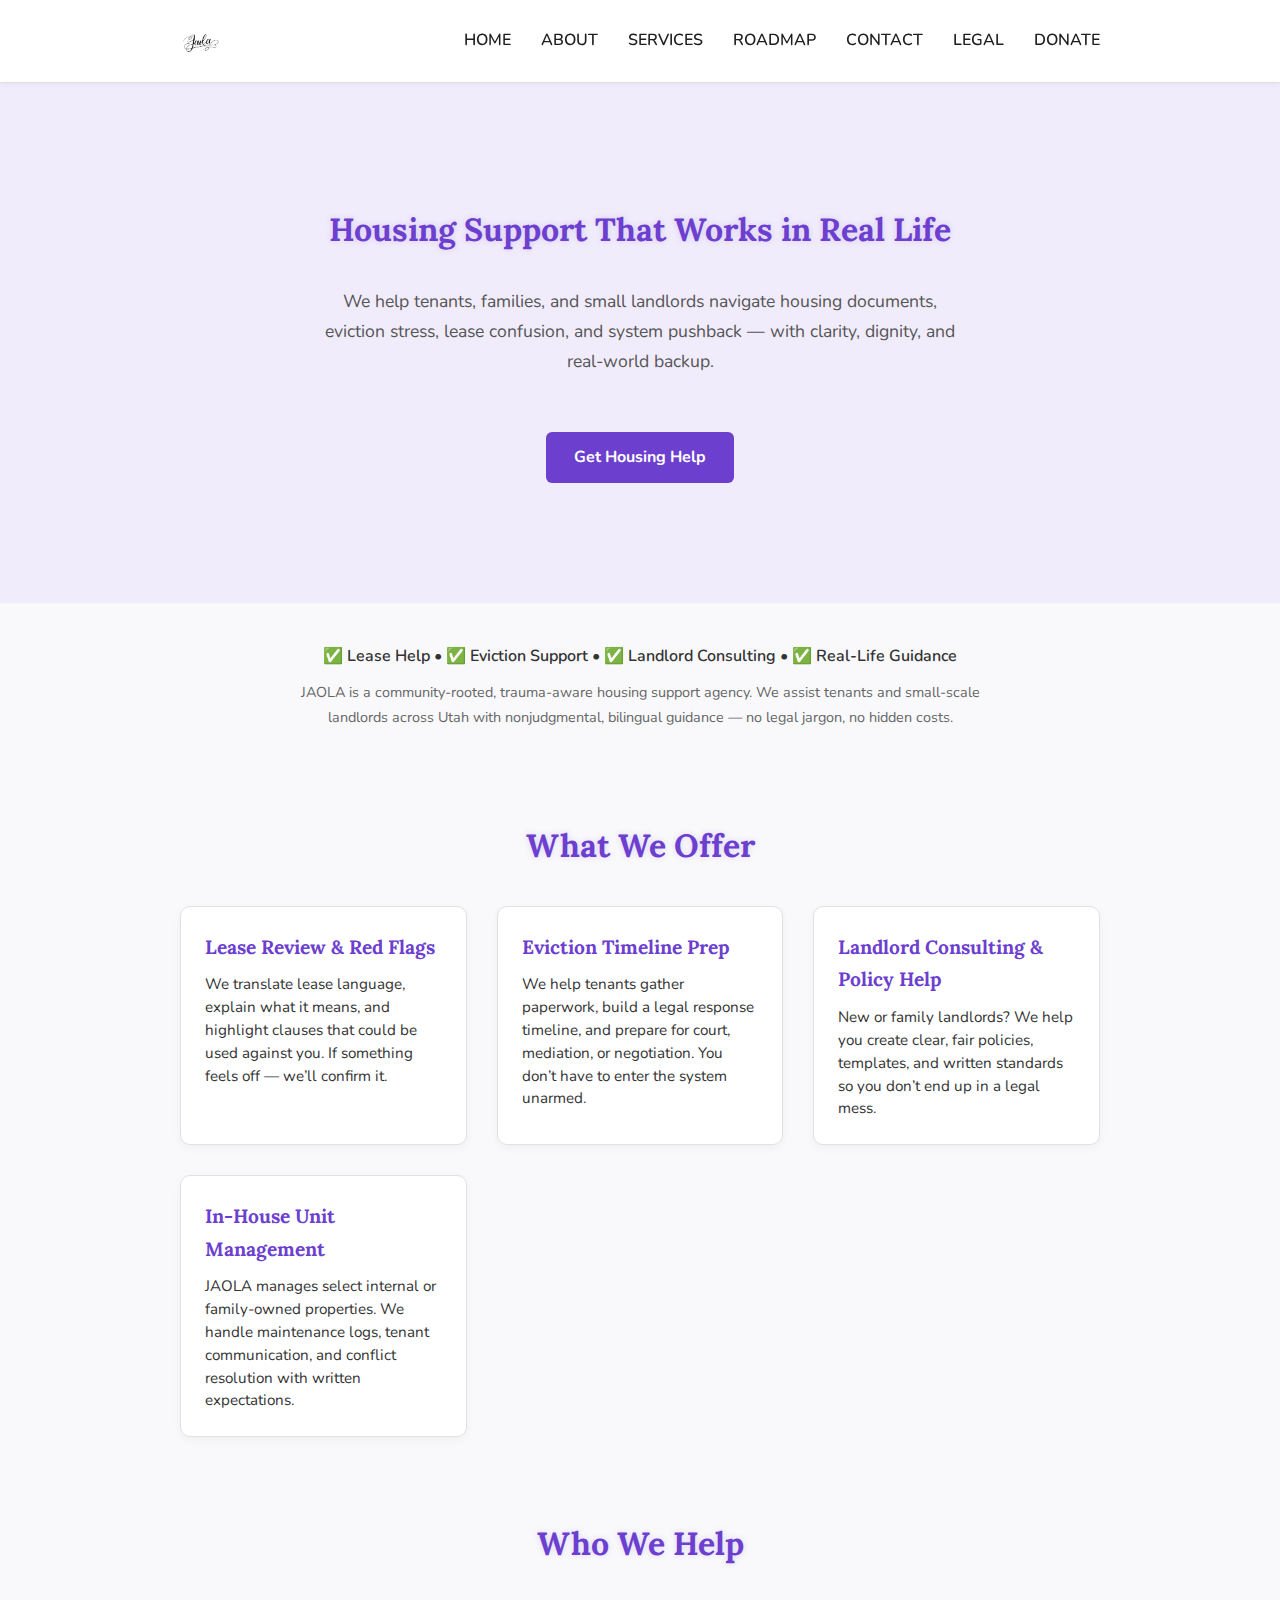
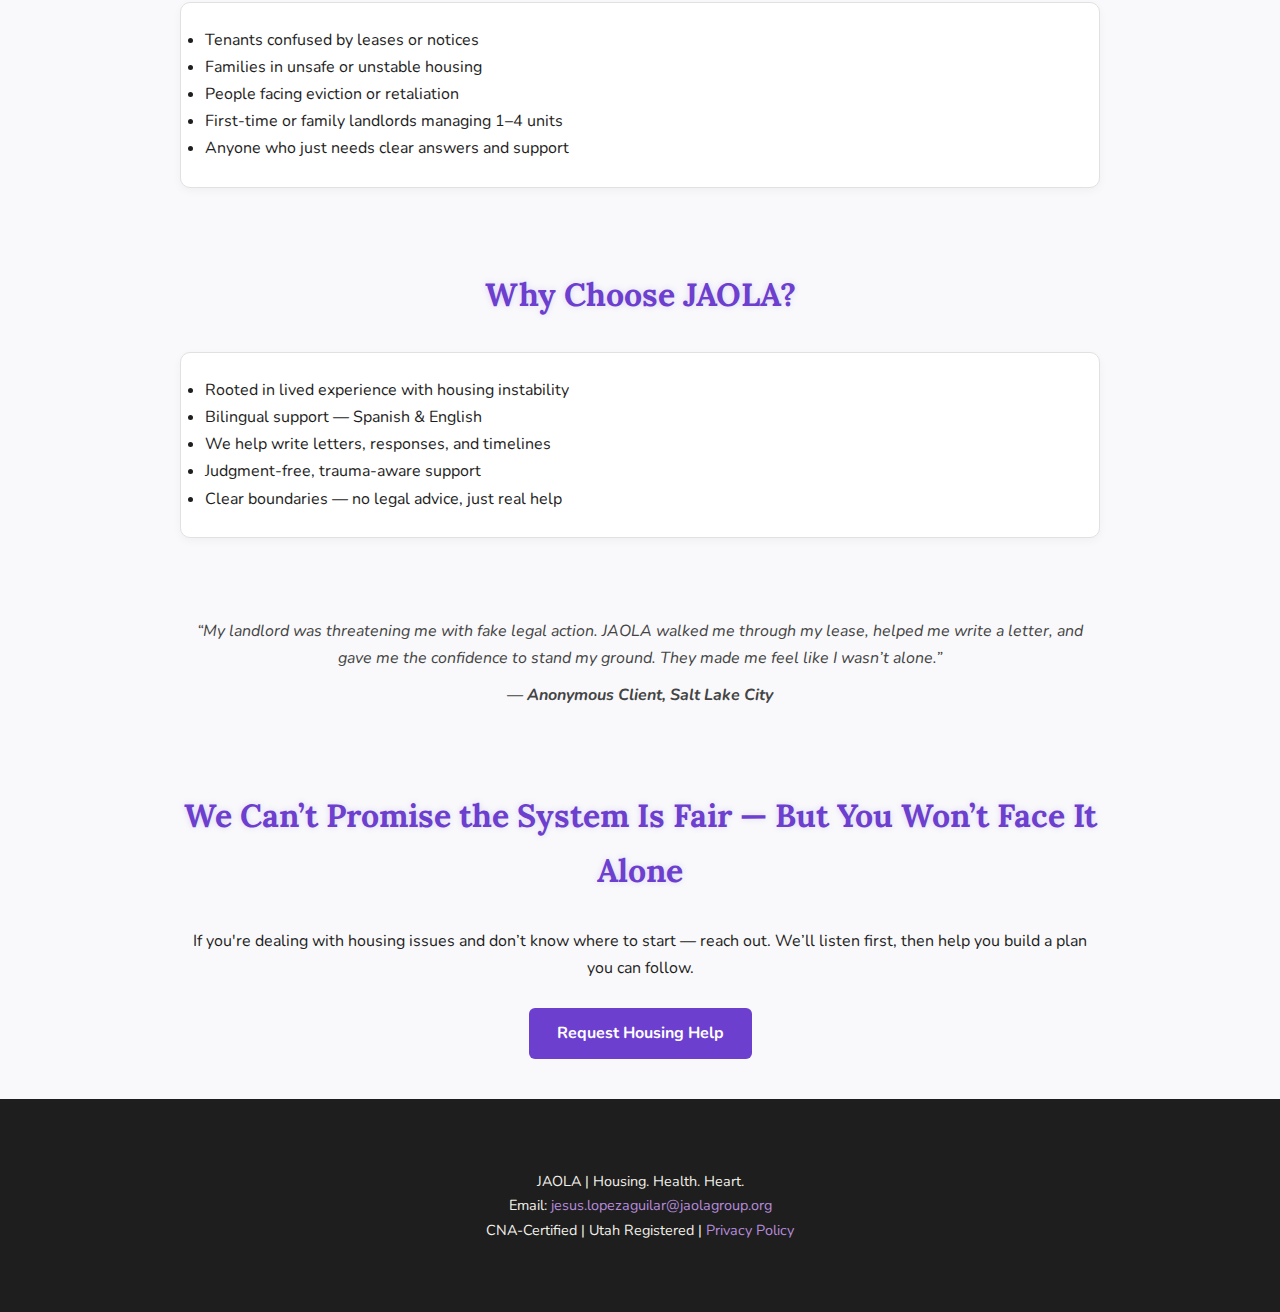
<file: housing.html>
<!DOCTYPE html>
<html lang="en">
<head>
  <meta charset="UTF-8" />
  <meta name="viewport" content="width=device-width, initial-scale=1.0" />
  <meta name="description" content="Housing help for tenants, families, and small landlords. JAOLA supports Utah residents with lease reviews, eviction prep, and landlord consulting.">
  <title>Housing Support – JAOLA</title>
  <link rel="stylesheet" href="style.css" />
  <link href="https://fonts.googleapis.com/css2?family=Lora:wght@400;700&family=Nunito:wght@400;600;700&display=swap" rel="stylesheet" />
</head>

<body>

<!-- NAVIGATION -->
<nav class="site-nav">
  <div class="container nav-wrapper">
    <div class="logo-area">
      <a href="index.html">
        <img src="assets/jaola-logo.png" alt="JAOLA Logo" class="site-logo" />
      </a>
    </div>
    <ul class="nav-links desktop-nav">
      <li><a href="index.html">Home</a></li>
      <li><a href="about.html">About</a></li>
      <li><a href="services.html">Services</a></li>
      <li><a href="roadmap.html">Roadmap</a></li>
      <li><a href="contact.html">Contact</a></li>
      <li><a href="legal.html">Legal</a></li>
      <li><a href="donate.html" class="highlight-button">Donate</a></li>
    </ul>
  </div>
</nav>

<!-- HERO -->
<section class="hero-alt fade-in-section">
  <div class="container">
    <h1 class="section-title">Housing Support That Works in Real Life</h1>
    <p class="subtag">We help tenants, families, and small landlords navigate housing documents, eviction stress, lease confusion, and system pushback — with clarity, dignity, and real-world backup.</p>
    <div style="text-align: center; margin-top: 30px;">
      <a href="contact.html" class="cta-button">Get Housing Help</a>
    </div>
  </div>
</section>

<!-- TRUST BLOCK -->
<section class="fade-in-section" style="text-align: center;">
  <div class="container">
    <p style="font-size: 1rem; color: #333; font-weight: 600;">
      ✅ Lease Help • ✅ Eviction Support • ✅ Landlord Consulting • ✅ Real-Life Guidance
    </p>
    <p style="font-size: 0.9rem; color: #666; max-width: 720px; margin: 10px auto;">
      JAOLA is a community-rooted, trauma-aware housing support agency. We assist tenants and small-scale landlords across Utah with nonjudgmental, bilingual guidance — no legal jargon, no hidden costs.
    </p>
  </div>
</section>

<!-- WHAT WE OFFER -->
<section class="fade-in-section">
  <div class="container">
    <h2 class="section-title">What We Offer</h2>
    <div class="card-grid">
      <div class="info-card fade-in-section">
        <h3>Lease Review & Red Flags</h3>
        <p>We translate lease language, explain what it means, and highlight clauses that could be used against you. If something feels off — we’ll confirm it.</p>
      </div>
      <div class="info-card fade-in-section">
        <h3>Eviction Timeline Prep</h3>
        <p>We help tenants gather paperwork, build a legal response timeline, and prepare for court, mediation, or negotiation. You don’t have to enter the system unarmed.</p>
      </div>
      <div class="info-card fade-in-section">
        <h3>Landlord Consulting & Policy Help</h3>
        <p>New or family landlords? We help you create clear, fair policies, templates, and written standards so you don’t end up in a legal mess.</p>
      </div>
      <div class="info-card fade-in-section">
        <h3>In-House Unit Management</h3>
        <p>JAOLA manages select internal or family-owned properties. We handle maintenance logs, tenant communication, and conflict resolution with written expectations.</p>
      </div>
    </div>
  </div>
</section>

<!-- WHO WE HELP -->
<section class="fade-in-section">
  <div class="container">
    <h2 class="section-title">Who We Help</h2>
    <div class="info-card fade-in-section">
      <ul class="checklist">
        <li>Tenants confused by leases or notices</li>
        <li>Families in unsafe or unstable housing</li>
        <li>People facing eviction or retaliation</li>
        <li>First-time or family landlords managing 1–4 units</li>
        <li>Anyone who just needs clear answers and support</li>
      </ul>
    </div>
  </div>
</section>

<!-- WHY JAOLA -->
<section class="fade-in-section">
  <div class="container">
    <h2 class="section-title">Why Choose JAOLA?</h2>
    <div class="info-card fade-in-section">
      <ul class="checklist">
        <li>Rooted in lived experience with housing instability</li>
        <li>Bilingual support — Spanish & English</li>
        <li>We help write letters, responses, and timelines</li>
        <li>Judgment-free, trauma-aware support</li>
        <li>Clear boundaries — no legal advice, just real help</li>
      </ul>
    </div>
  </div>
</section>


<!-- TESTIMONIAL -->
<section class="fade-in-section testimonial-section" style="text-align: center;">
  <div class="container">
    <blockquote style="font-style: italic; color: #444;">
      “My landlord was threatening me with fake legal action. JAOLA walked me through my lease, helped me write a letter, and gave me the confidence to stand my ground. They made me feel like I wasn’t alone.”
      <span style="display: block; margin-top: 10px; font-weight: bold;">— Anonymous Client, Salt Lake City</span>
    </blockquote>
  </div>
</section>

<!-- FINAL CTA -->
<section class="fade-in-section">
  <div class="container" style="text-align: center;">
    <h2 class="section-title">We Can’t Promise the System Is Fair — But You Won’t Face It Alone</h2>
    <p>If you're dealing with housing issues and don’t know where to start — reach out. We’ll listen first, then help you build a plan you can follow.</p>
    <a href="contact.html" class="cta-button">Request Housing Help</a>
  </div>
</section>

<!-- FOOTER -->
<footer>
  <div class="container">
    <p>JAOLA | Housing. Health. Heart.</p>
    <p>Email: <a href="mailto:jesus.lopezaguilar@jaolagroup.org">jesus.lopezaguilar@jaolagroup.org</a></p>
    <p>CNA-Certified | Utah Registered | <a href="legal.html">Privacy Policy</a></p>
  </div>
</footer>

<!-- INLINE SCROLL ANIMATION SCRIPT -->
<script>
  document.addEventListener("DOMContentLoaded", function () {
    const faders = document.querySelectorAll(".fade-in-section");

    const appearOptions = {
      threshold: 0.15,
      rootMargin: "0px 0px -50px 0px",
    };

    const appearOnScroll = new IntersectionObserver(function (entries, observer) {
      entries.forEach(function (entry) {
        if (!entry.isIntersecting) return;
        entry.target.classList.add("is-visible");
        observer.unobserve(entry.target);
      });
    }, appearOptions);

    faders.forEach(function (fader) {
      appearOnScroll.observe(fader);
    });
  });
</script>
</body>
</html>
</file>
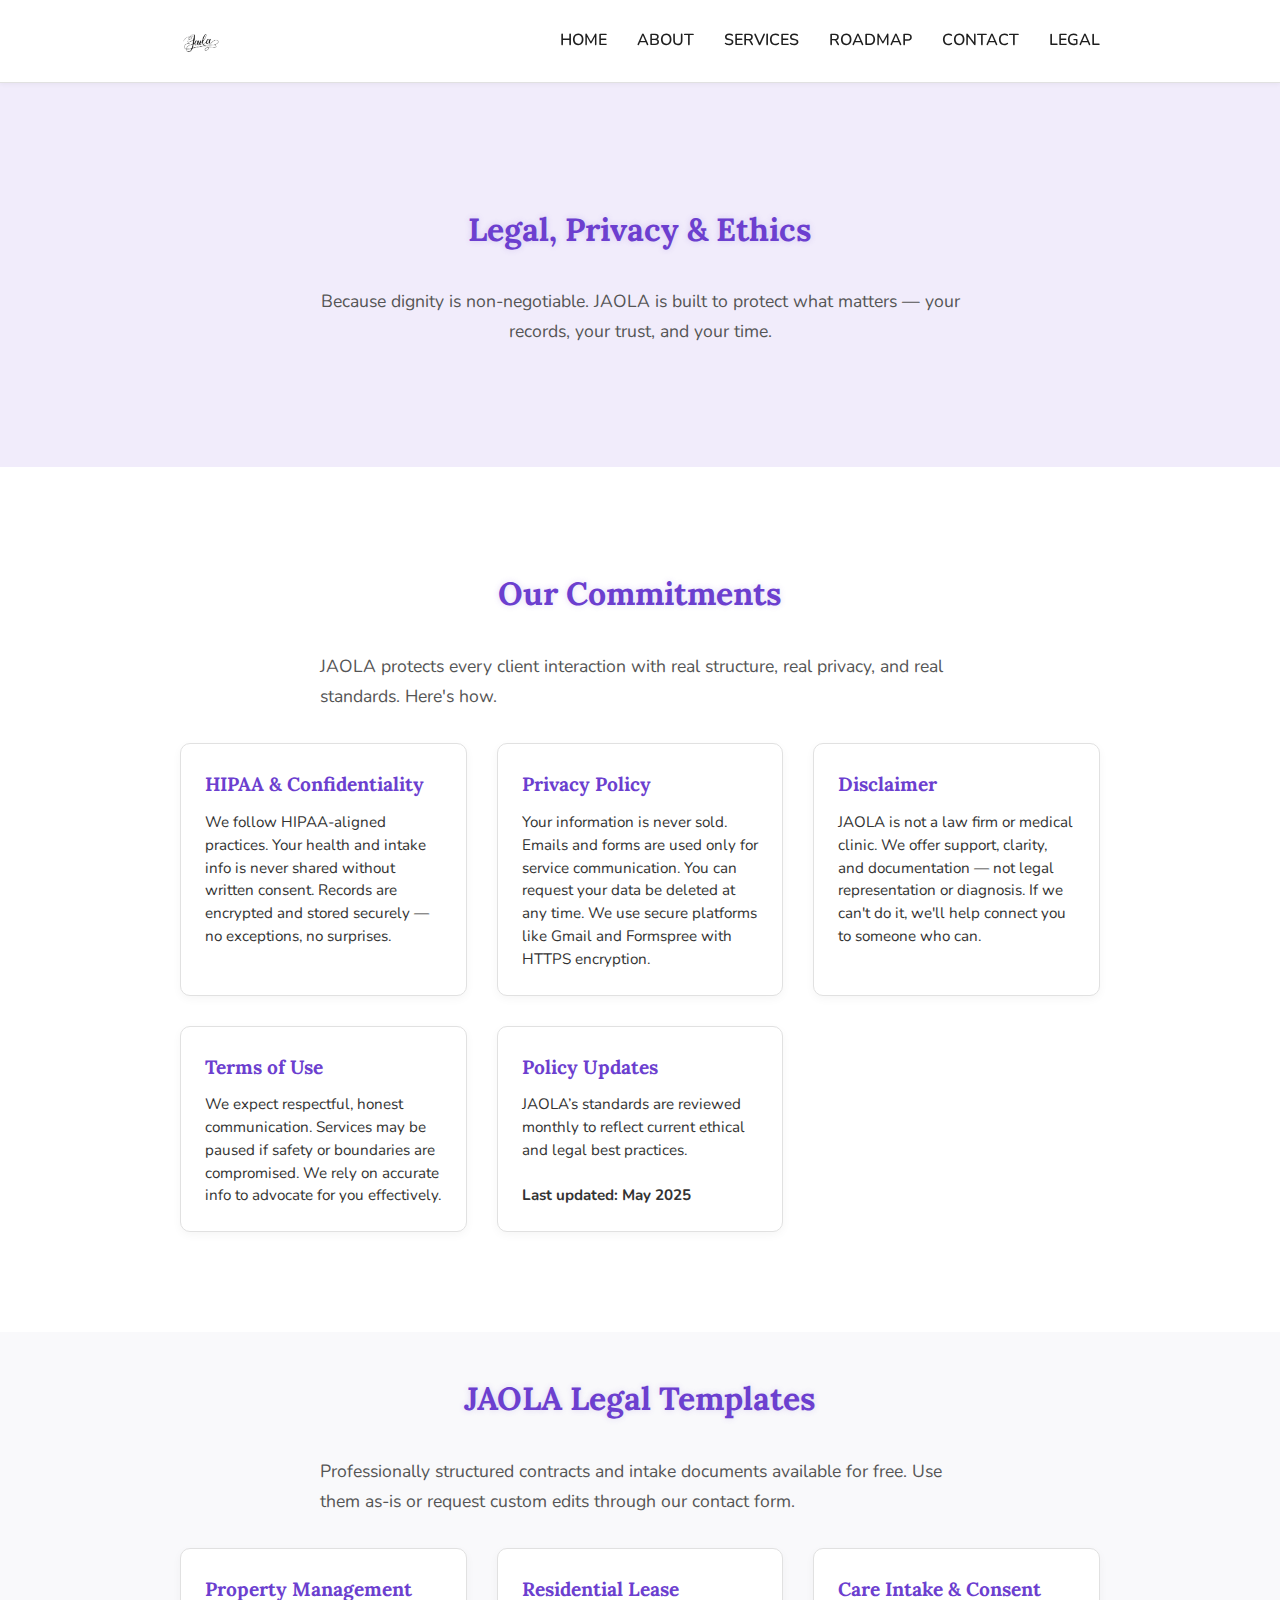
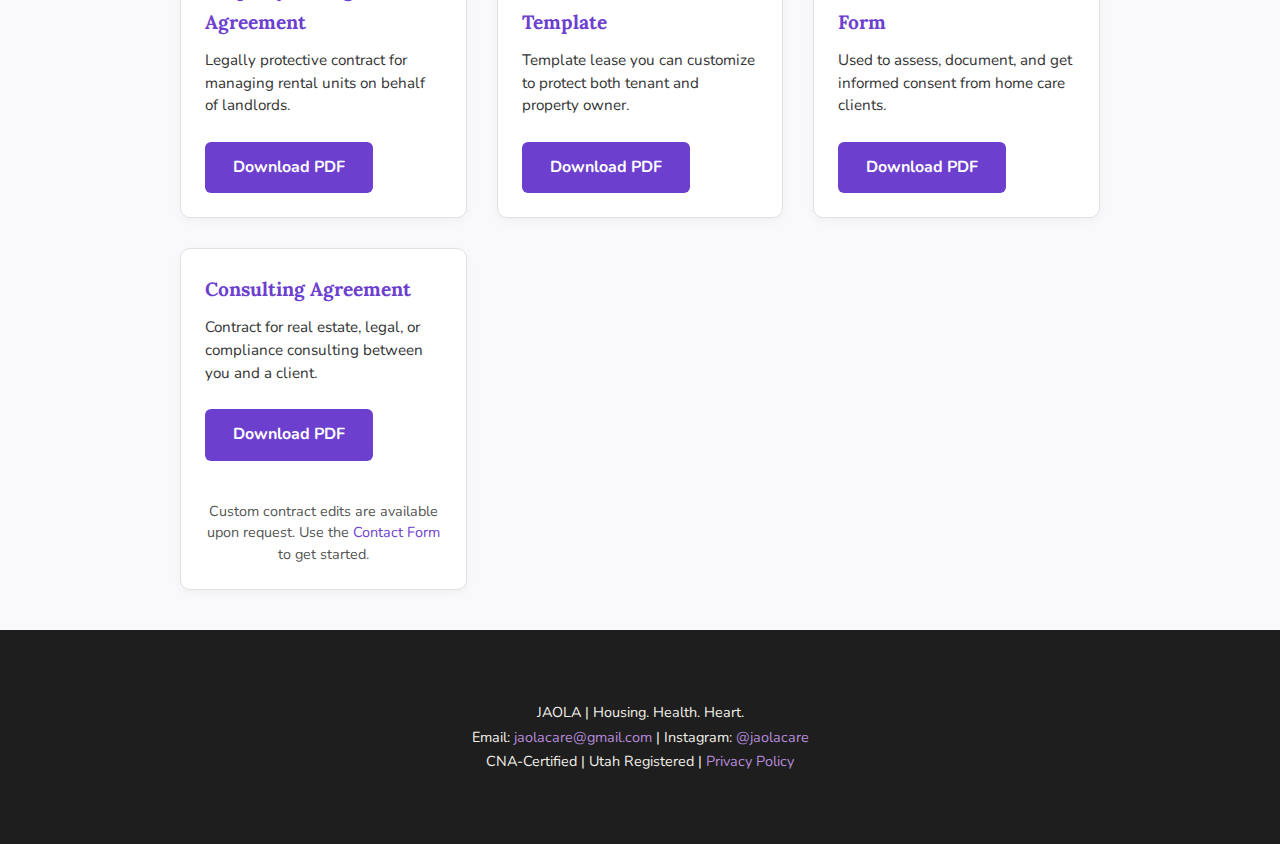
<file: legal.html>
<!DOCTYPE html>
<html lang="en">
<head>
  <meta charset="UTF-8" />
  <meta name="viewport" content="width=device-width, initial-scale=1.0" />
  <meta name="description" content="JAOLA Legal Policy – HIPAA compliance, privacy protections, and disclaimers.">
  <title>Legal – JAOLA</title>
  <link rel="stylesheet" href="style.css" />
  <link href="https://fonts.googleapis.com/css2?family=Lora:wght@400;700&family=Nunito:wght@400;600;700&display=swap" rel="stylesheet" />
</head>

<body>

<!-- NAVIGATION -->
<nav class="site-nav">
  <div class="container nav-wrapper">
    <div class="logo-area">
      <a href="index.html">
        <img src="assets/jaola-logo.png" alt="JAOLA Logo" class="site-logo" />
      </a>
    </div>
    <ul class="nav-links desktop-nav">
      <li><a href="index.html">Home</a></li>
      <li><a href="about.html">About</a></li>
      <li><a href="services.html">Services</a></li>
      <li><a href="roadmap.html">Roadmap</a></li>
      <li><a href="contact.html">Contact</a></li>
      <li><a href="legal.html" class="active">Legal</a></li>
    </ul>
  </div>
</nav>

<!-- OVERLAY MENU -->
<div id="overlayMenu" class="overlay-menu">
  <ul>
    <li><a href="index.html">Home</a></li>
    <li><a href="about.html">About</a></li>
    <li><a href="services.html">Services</a></li>
    <li><a href="roadmap.html">Roadmap</a></li>
    <li><a href="contact.html">Contact</a></li>
    <li><a href="legal.html" class="active">Legal</a></li>
  </ul>
</div>

<!-- HAMBURGER -->
<div class="hamburger-menu" id="hamburger">
  <div></div>
  <div></div>
  <div></div>
</div>

<!-- HERO -->
<section class="hero-alt fade-in-section">
  <div class="container">
    <h1 class="section-title">Legal, Privacy & Ethics</h1>
    <p class="subtag">Because dignity is non-negotiable. JAOLA is built to protect what matters — your records, your trust, and your time.</p>
  </div>
</section>

<!-- LEGAL INFO GRID -->
<section class="section-alt fade-in-section">
  <div class="container">
    <h2 class="section-title glow">Our Commitments</h2>
    <p class="subtag">JAOLA protects every client interaction with real structure, real privacy, and real standards. Here's how.</p>
    <div class="card-grid">
    <div class="info-card fade-in-section">
    <h3>HIPAA & Confidentiality</h3>
    <p>We follow HIPAA-aligned practices. Your health and intake info is never shared without written consent. Records are encrypted and stored securely — no exceptions, no surprises.</p>
  </div>

  <div class="info-card fade-in-section">
    <h3>Privacy Policy</h3>
    <p>Your information is never sold. Emails and forms are used only for service communication. You can request your data be deleted at any time. We use secure platforms like Gmail and Formspree with HTTPS encryption.</p>
  </div>

  <div class="info-card fade-in-section">
    <h3>Disclaimer</h3>
    <p>JAOLA is not a law firm or medical clinic. We offer support, clarity, and documentation — not legal representation or diagnosis. If we can't do it, we'll help connect you to someone who can.</p>
  </div>

  <div class="info-card fade-in-section">
    <h3>Terms of Use</h3>
    <p>We expect respectful, honest communication. Services may be paused if safety or boundaries are compromised. We rely on accurate info to advocate for you effectively.</p>
  </div>

  <div class="info-card fade-in-section">
    <h3>Policy Updates</h3>
    <p>JAOLA’s standards are reviewed monthly to reflect current ethical and legal best practices. <br><br><strong>Last updated: May 2025</strong></p>
  </div>
</div>
</section>
  <section class="legal-docs fade-in-section">
  <div class="container">
    <h1 class="section-title">JAOLA Legal Templates</h1>
    <p class="subtag">Professionally structured contracts and intake documents available for free. Use them as-is or request custom edits through our contact form.</p>

    <div class="card-grid">
      <div class="info-card">
        <h3>Property Management Agreement</h3>
        <p>Legally protective contract for managing rental units on behalf of landlords.</p>
        <a href="contracts/Property_Management_Agreement.pdf" class="cta-button" target="_blank">Download PDF</a>
      </div>
      <div class="info-card">
        <h3>Residential Lease Template</h3>
        <p>Template lease you can customize to protect both tenant and property owner.</p>
        <a href="contracts/Residential_Lease_Template.pdf" class="cta-button" target="_blank">Download PDF</a>
      </div>
      <div class="info-card">
        <h3>Care Intake & Consent Form</h3>
        <p>Used to assess, document, and get informed consent from home care clients.</p>
        <a href="contracts/Care_Intake_Consent.pdf" class="cta-button" target="_blank">Download PDF</a>
      </div>
      <div class="info-card">
        <h3>Consulting Agreement</h3>
        <p>Contract for real estate, legal, or compliance consulting between you and a client.</p>
        <a href="contracts/Consulting_Agreement.pdf" class="cta-button" target="_blank">Download PDF</a>
        <p style="text-align: center; margin-top: 40px; font-size: 0.9rem; color: #555;">Custom contract edits are available upon request. Use the <a href="contact.html">Contact Form</a> to get started.</p>
      </div>
    </div>
  </div>
</section>

<!-- FOOTER -->
<footer>
  <div class="container">
    <p>JAOLA | Housing. Health. Heart.</p>
    <p>Email: <a href="mailto:jaolacare@gmail.com">jaolacare@gmail.com</a> | Instagram: <a href="https://instagram.com/jaolacare" target="_blank">@jaolacare</a></p>
    <p>CNA-Certified | Utah Registered | <a href="legal.html">Privacy Policy</a></p>
  </div>
</footer>

<script src="script.js"></script>
</body>
</html>
</file>
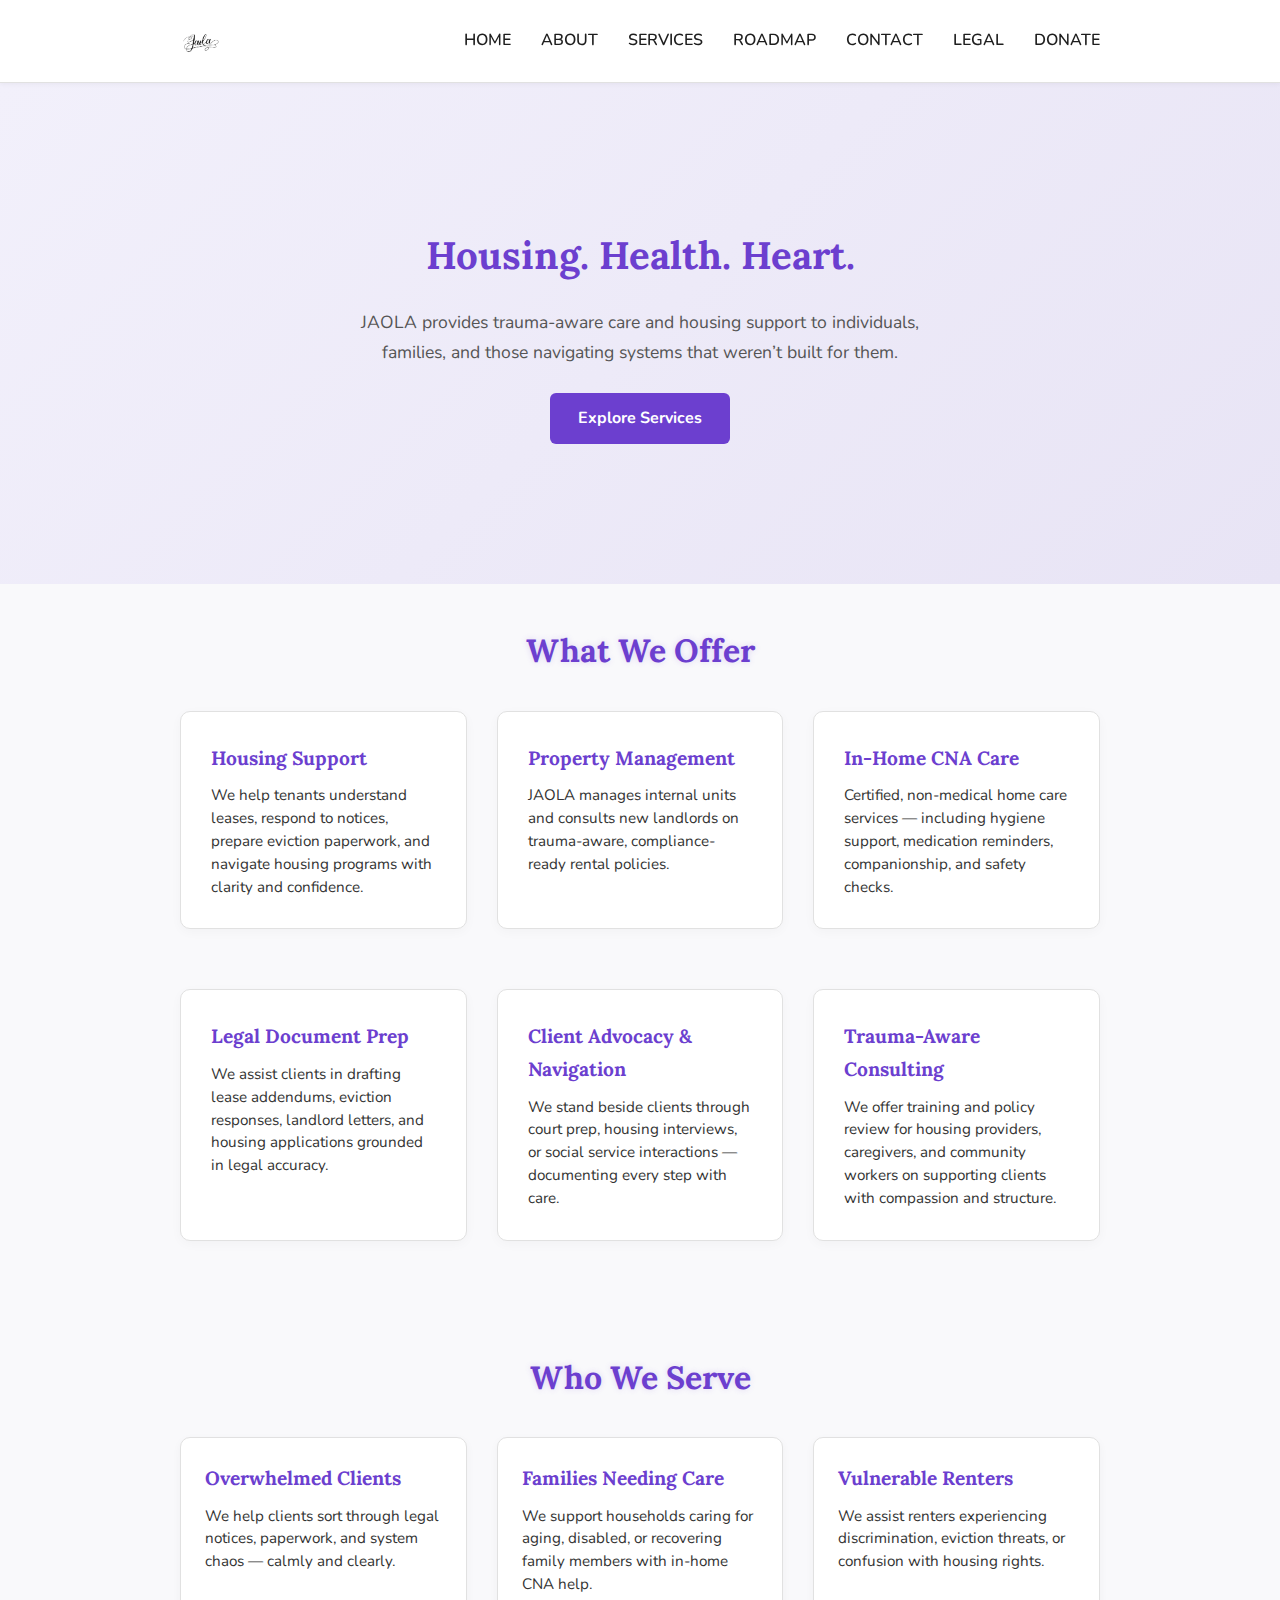
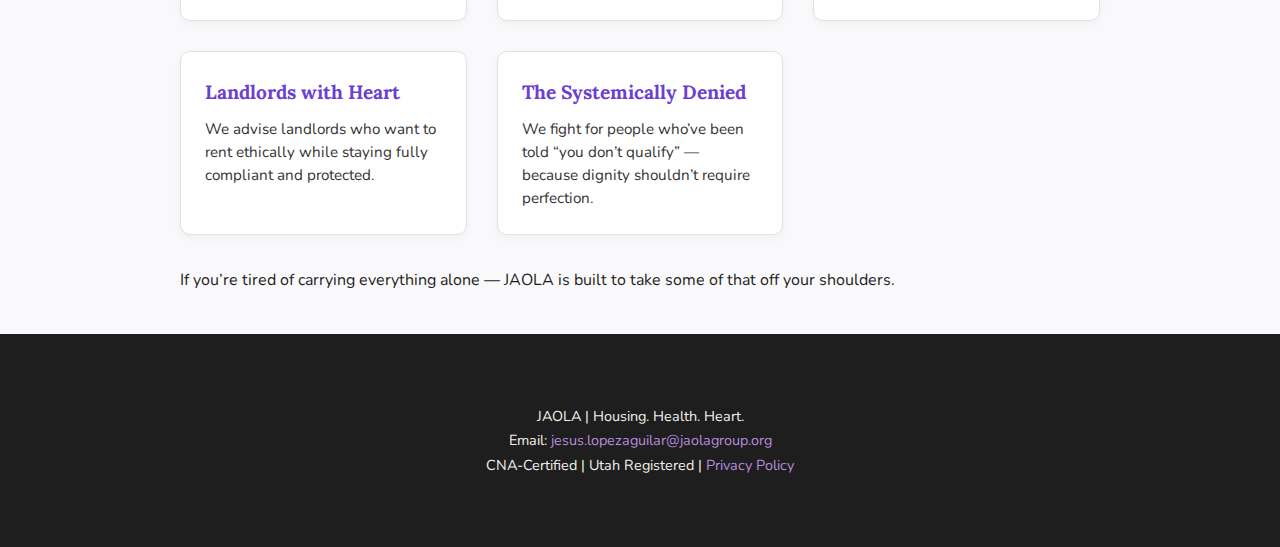
<file: main.html>
<!DOCTYPE html>
<html lang="en">
<head>
  <meta charset="UTF-8" />
  <meta name="viewport" content="width=device-width, initial-scale=1.0" />
  <meta name="description" content="JAOLA: Housing. Health. Heart. Trauma-informed housing and CNA-certified care services.">
  <title>JAOLA – Housing. Health. Heart.</title>
  <link rel="stylesheet" href="style.css" />
  <link href="https://fonts.googleapis.com/css2?family=Lora:wght@400;700&family=Nunito:wght@400;600;700&display=swap" rel="stylesheet" />
  <meta name="google-adsense-account" content="ca-pub-8715550417562602">

<!-- Google Analytics 4 -->
<script async src="https://www.googletagmanager.com/gtag/js?id=G-XXXXXXXXXX"></script>
<script>
  window.dataLayer = window.dataLayer || [];
  function gtag(){dataLayer.push(arguments);}
  gtag('js', new Date());

  // Analytics tracking
  gtag('config', 'G-XXXXXXXXXX');

  // Google Ads conversion tracking
  gtag('config', 'AW-17090957918');
</script>

</head>

<body>
  <!-- NAV -->
  <nav class="site-nav">
    <div class="container nav-wrapper">
      <div class="logo-area">
        <a href="index.html">
          <img src="assets/jaola-logo.png" alt="JAOLA Logo" class="site-logo" />
        </a>
      </div>
      <ul class="nav-links desktop-nav">
        <li><a href="index.html" class="active">Home</a></li>
        <li><a href="about.html">About</a></li>
        <li><a href="services.html">Services</a></li>
        <li><a href="roadmap.html">Roadmap</a></li>
        <li><a href="contact.html">Contact</a></li>
        <li><a href="legal.html">Legal</a></li>
         <li><a href="donate.html" class="highlight-button">Donate</a></li>
      </ul>
    </div>
  </nav>

  <!-- OVERLAY MENU -->
  <div id="overlayMenu" class="overlay-menu">
    <ul>
      <li><a href="index.html" class="active">Home</a></li>
      <li><a href="about.html">About</a></li>
      <li><a href="services.html">Services</a></li>
      <li><a href="roadmap.html">Roadmap</a></li>
      <li><a href="contact.html">Contact</a></li>
      <li><a href="legal.html">Legal</a></li>
       <li><a href="donate.html" class="highlight-button">Donate</a></li>
    </ul>
  </div>

  <!-- HAMBURGER -->
  <div class="hamburger-menu" id="hamburger">
    <div></div>
    <div></div>
    <div></div>
  </div>

  <!-- HERO -->
  <section class="hero fade-in-section">
    <div class="container">
      <h1>Housing. Health. Heart.</h1>
      <p>JAOLA provides trauma-aware care and housing support to individuals, families, and those navigating systems that weren’t built for them.</p>
      <a href="services.html" class="cta-button">Explore Services</a>
    </div>
  </section>

  <!-- SERVICES -->
  <section class="services-preview fade-in-section">
  <div class="container">
    <h2 class="section-title">What We Offer</h2>
    <div class="card-grid">
      <div class="info-card fade-in-section">
        <h3>Housing Support</h3>
        <p>We help tenants understand leases, respond to notices, prepare eviction paperwork, and navigate housing programs with clarity and confidence.</p>
      </div>

      <div class="info-card fade-in-section">
        <h3>Property Management</h3>
        <p>JAOLA manages internal units and consults new landlords on trauma-aware, compliance-ready rental policies.</p>
      </div>

      <div class="info-card fade-in-section">
        <h3>In-Home CNA Care</h3>
        <p>Certified, non-medical home care services — including hygiene support, medication reminders, companionship, and safety checks.</p>
      </div>

      <div class="info-card fade-in-section">
        <h3>Legal Document Prep</h3>
        <p>We assist clients in drafting lease addendums, eviction responses, landlord letters, and housing applications grounded in legal accuracy.</p>
      </div>

      <div class="info-card fade-in-section">
        <h3>Client Advocacy & Navigation</h3>
        <p>We stand beside clients through court prep, housing interviews, or social service interactions — documenting every step with care.</p>
      </div>

      <div class="info-card fade-in-section">
        <h3>Trauma-Aware Consulting</h3>
        <p>We offer training and policy review for housing providers, caregivers, and community workers on supporting clients with compassion and structure.</p>
      </div>
    </div>
  </div>
</section>

<!-- WHO WE SERVE (Card Style) -->
<section class="who-we-serve fade-in-section">
  <div class="container">
    <h2 class="section-title">Who We Serve</h2>
    <div class="card-grid">
      <div class="info-card fade-in-section">
        <h3>Overwhelmed Clients</h3>
        <p>We help clients sort through legal notices, paperwork, and system chaos — calmly and clearly.</p>
      </div>
      <div class="info-card fade-in-section">
        <h3>Families Needing Care</h3>
        <p>We support households caring for aging, disabled, or recovering family members with in-home CNA help.</p>
      </div>
      <div class="info-card fade-in-section">
        <h3>Vulnerable Renters</h3>
        <p>We assist renters experiencing discrimination, eviction threats, or confusion with housing rights.</p>
      </div>
      <div class="info-card fade-in-section">
        <h3>Landlords with Heart</h3>
        <p>We advise landlords who want to rent ethically while staying fully compliant and protected.</p>
      </div>
      <div class="info-card fade-in-section">
        <h3>The Systemically Denied</h3>
        <p>We fight for people who’ve been told “you don’t qualify” — because dignity shouldn’t require perfection.</p>
      </div>
    </div>
    <p style="margin-top: 2rem;">If you’re tired of carrying everything alone — JAOLA is built to take some of that off your shoulders.</p>
  </div>
</section>

  <!-- FOOTER -->
  <footer>
    <div class="container">
      <p>JAOLA | Housing. Health. Heart.</p>
      <p>Email: <a href="mailto:jesus.lopezaguilar@jaolagroup.org">jesus.lopezaguilar@jaolagroup.org</a>
      <p>CNA-Certified | Utah Registered | <a href="legal.html">Privacy Policy</a></p>
    </div>
  </footer>

  <script src="script.js"></script>
</body>
</html>
</file>
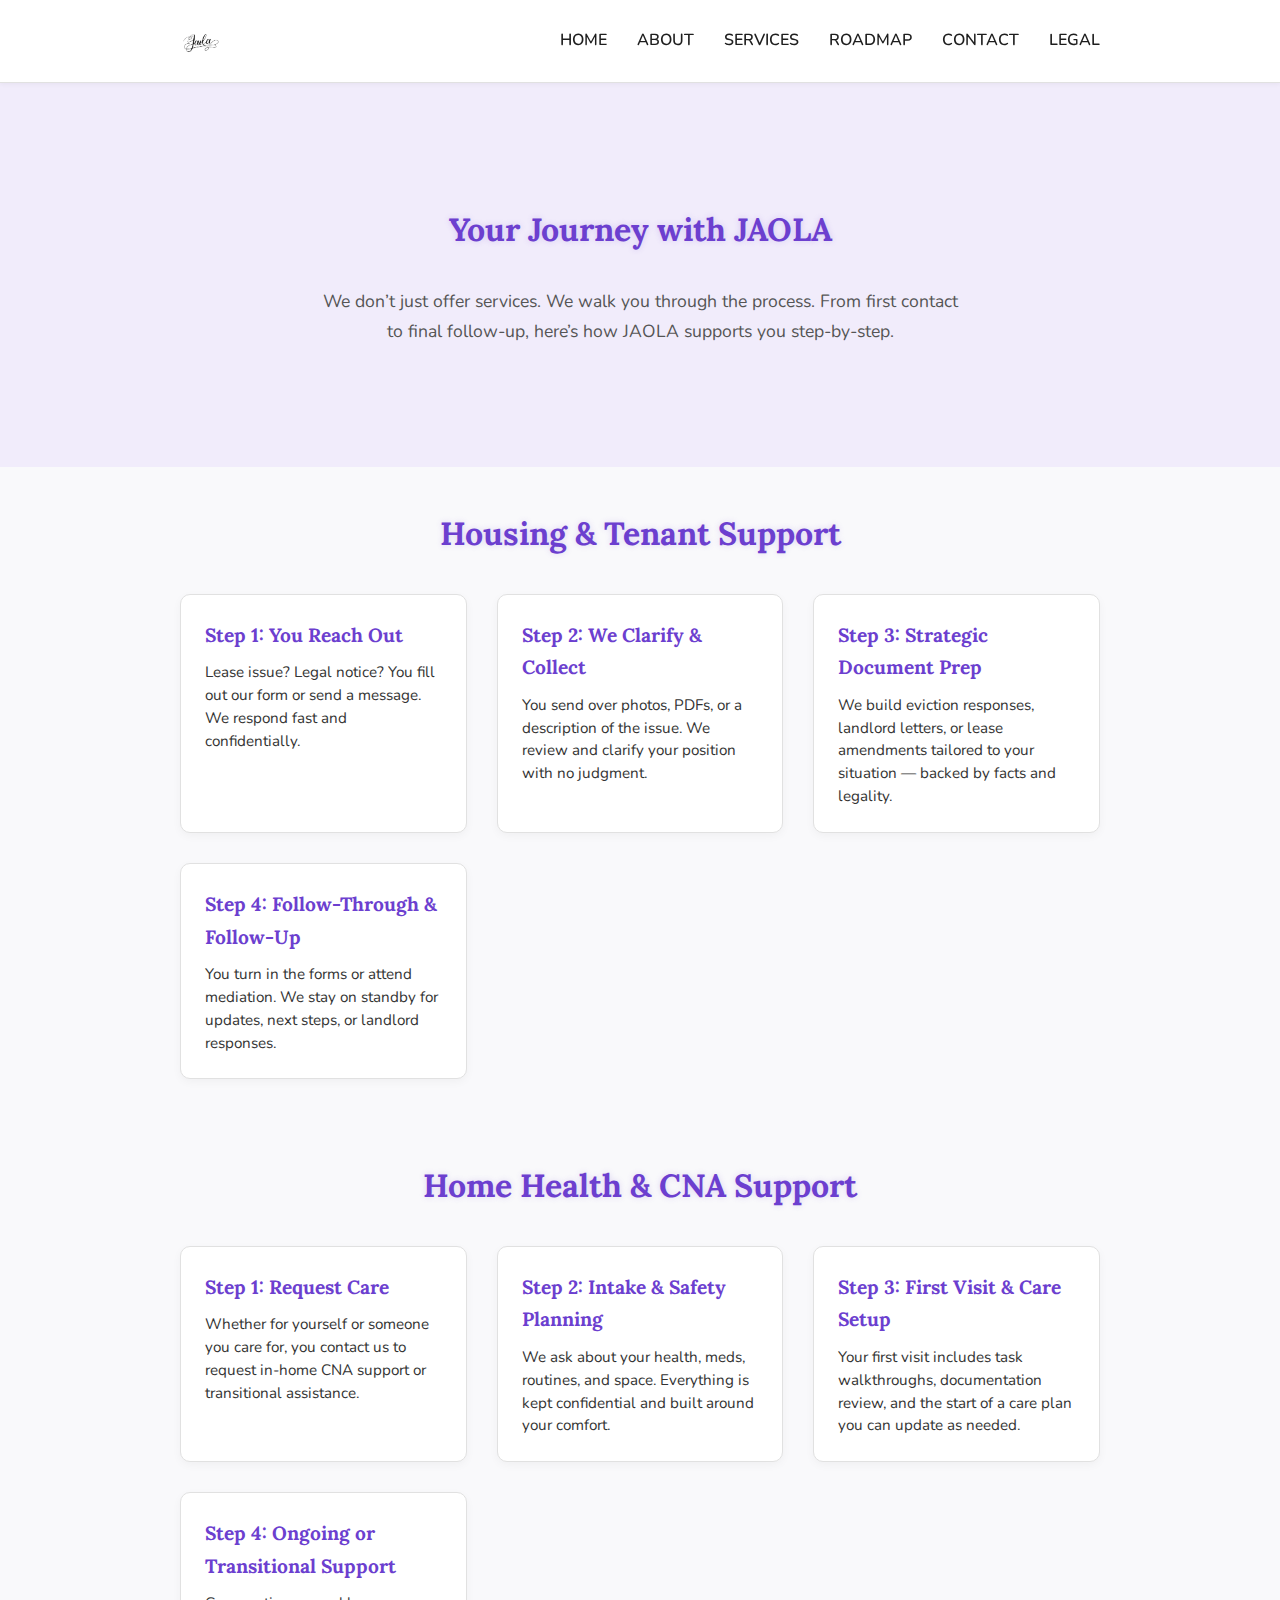
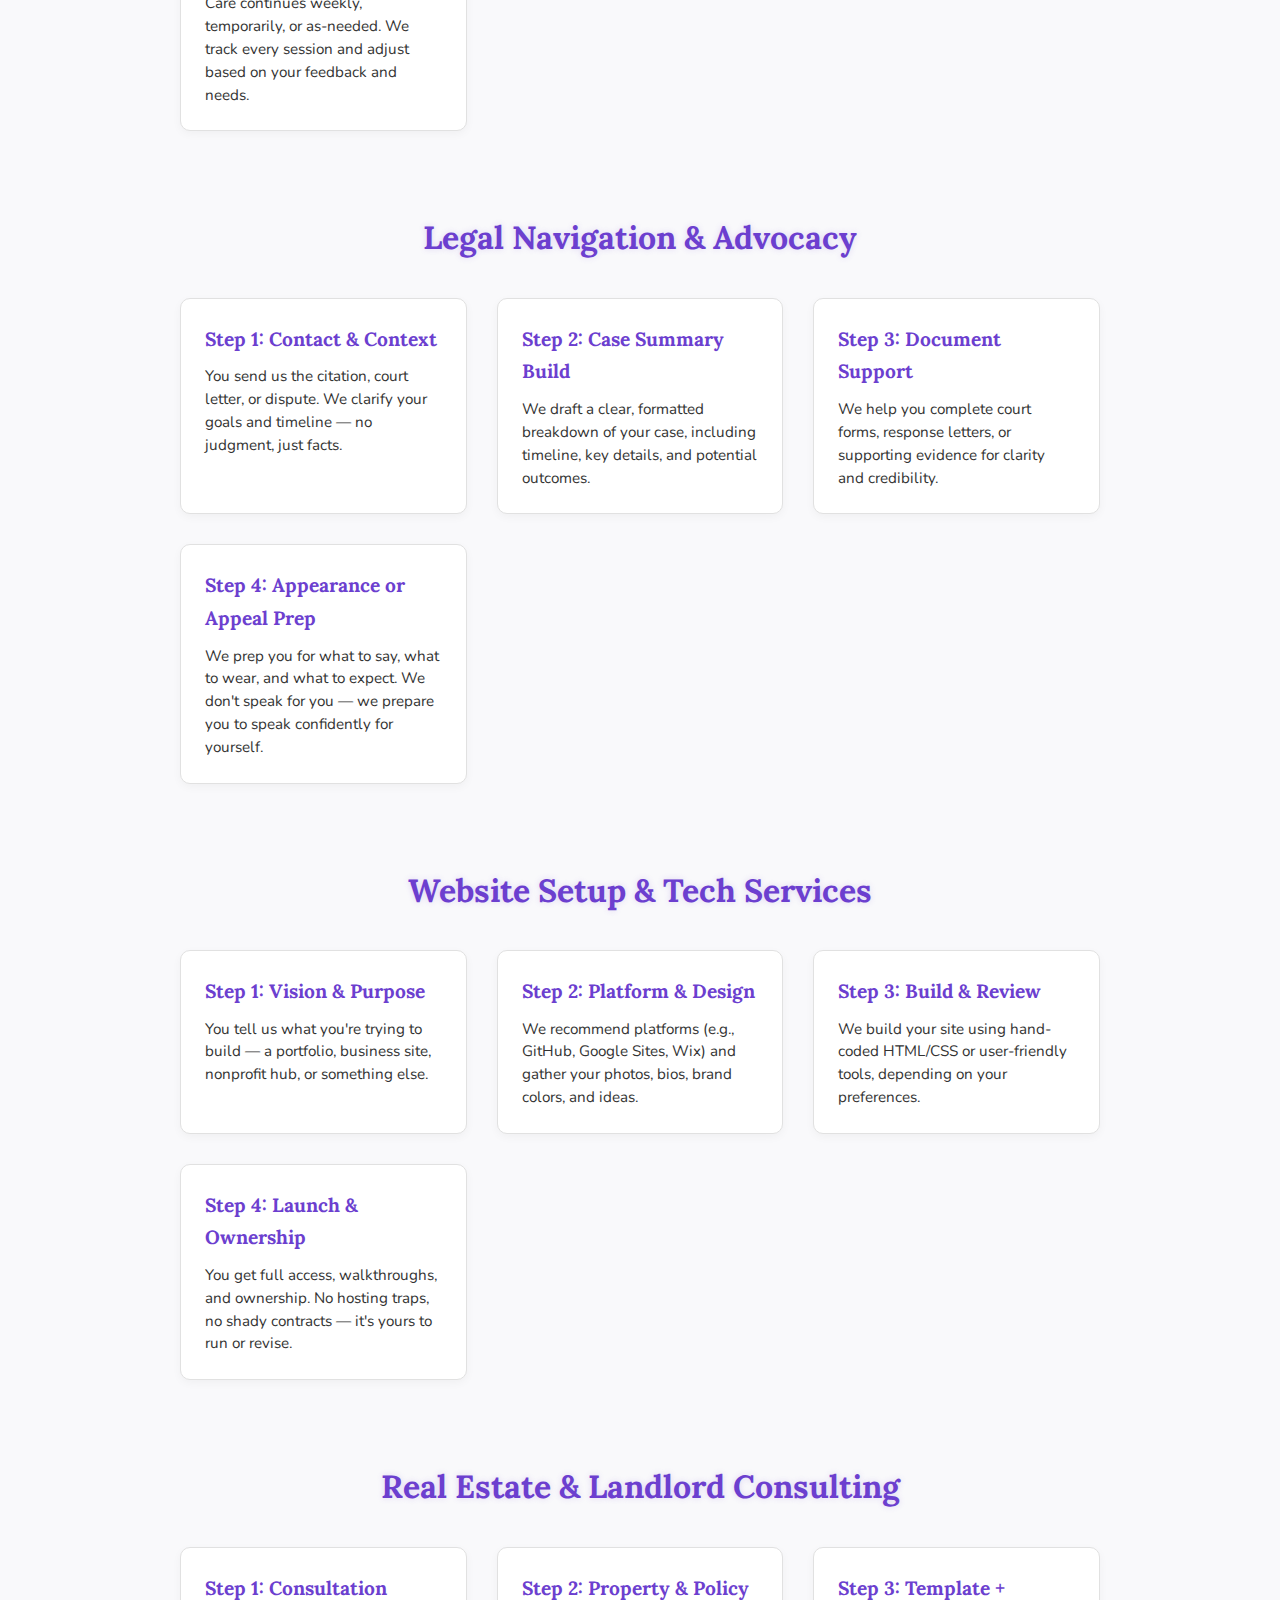
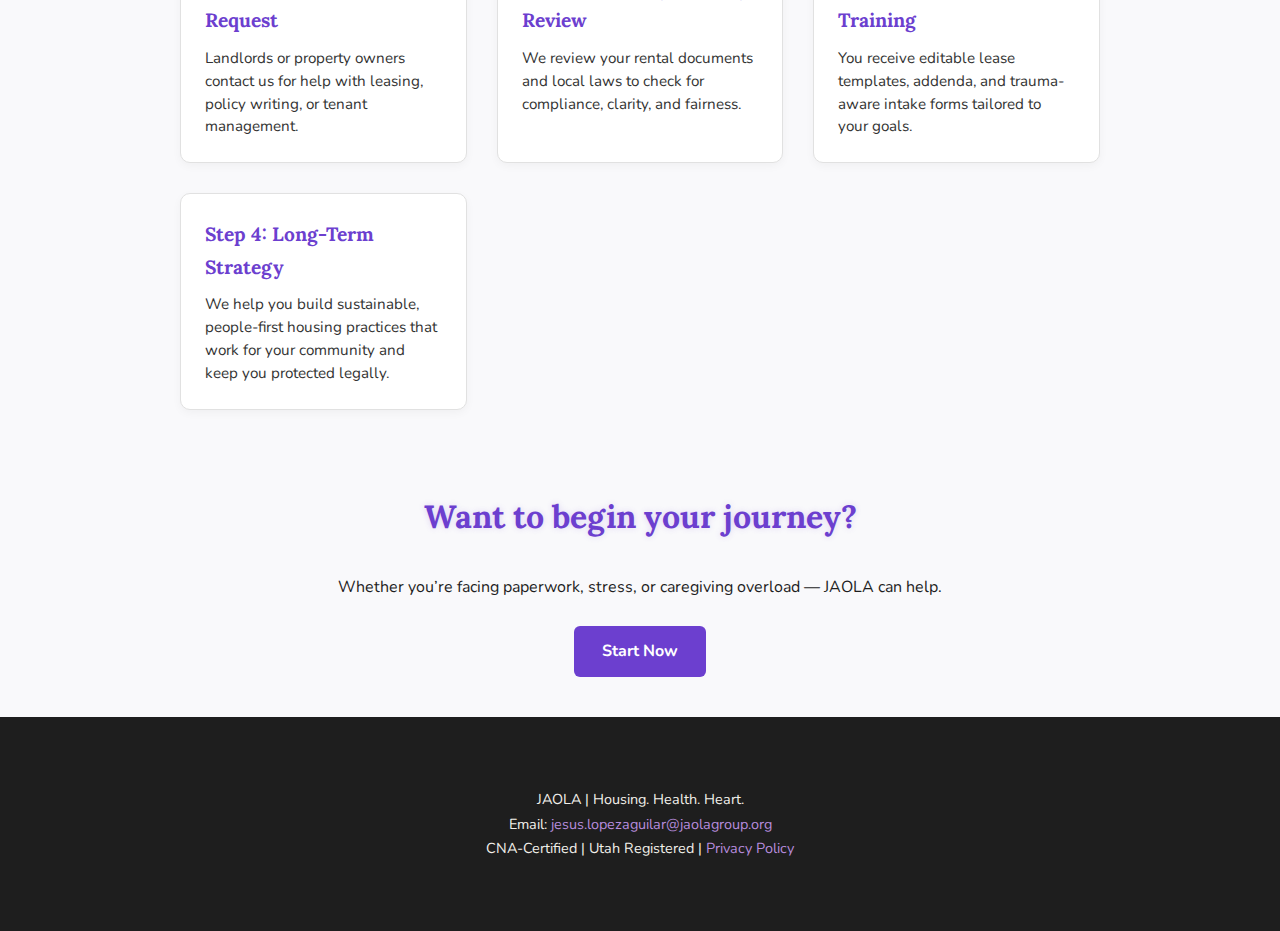
<file: roadmap.html>
<!DOCTYPE html>
<html lang="en">
<head>
  <meta charset="UTF-8" />
  <meta name="viewport" content="width=device-width, initial-scale=1.0" />
  <meta name="description" content="JAOLA Client Roadmap – Step-by-step guide for housing and healthcare support.">
  <title>Roadmap – JAOLA</title>
  <link rel="stylesheet" href="style.css" />
  <link href="https://fonts.googleapis.com/css2?family=Lora:wght@400;700&family=Nunito:wght@400;600;700&display=swap" rel="stylesheet" />
  <script async src="https://pagead2.googlesyndication.com/pagead/js/adsbygoogle.js?client=ca-pub-8715550417562602"
     crossorigin="anonymous"></script>
</head>

<body>
<div w3-include-html="nav.html"></div>
<!-- NAVIGATION -->
<nav class="site-nav">
  <div class="container nav-wrapper">
    <div class="logo-area">
      <a href="index.html">
        <img src="assets/jaola-logo.png" alt="JAOLA Logo" class="site-logo" />
      </a>
    </div>
    <ul class="nav-links desktop-nav">
      <li><a href="index.html">Home</a></li>
      <li><a href="about.html">About</a></li>
      <li><a href="services.html">Services</a></li>
      <li><a href="roadmap.html" class="active">Roadmap</a></li>
      <li><a href="contact.html">Contact</a></li>
      <li><a href="legal.html">Legal</a></li>
    </ul>
  </div>
</nav>

<!-- OVERLAY MENU -->
<div id="overlayMenu" class="overlay-menu">
  <ul>
    <li><a href="index.html">Home</a></li>
    <li><a href="about.html">About</a></li>
    <li><a href="services.html">Services</a></li>
    <li><a href="roadmap.html" class="active">Roadmap</a></li>
    <li><a href="contact.html">Contact</a></li>
    <li><a href="legal.html">Legal</a></li>
  </ul>
</div>

<!-- HAMBURGER -->
<div class="hamburger-menu" id="hamburger">
  <div></div>
  <div></div>
  <div></div>
</div>

<!-- HERO -->
<section class="hero-alt fade-in-section">
  <div class="container">
    <h1 class="section-title">Your Journey with JAOLA</h1>
    <p class="subtag">We don’t just offer services. We walk you through the process. From first contact to final follow-up, here’s how JAOLA supports you step-by-step.</p>
  </div>
</section>

<!-- HOUSING & REAL ESTATE ROADMAP -->
<section class="fade-in-section">
  <div class="container">
    <h2 class="section-title">Housing & Tenant Support</h2>
    <div class="card-grid">
      <div class="info-card fade-in-section">
        <h3>Step 1: You Reach Out</h3>
        <p>Lease issue? Legal notice? You fill out our form or send a message. We respond fast and confidentially.</p>
      </div>
      <div class="info-card fade-in-section">
        <h3>Step 2: We Clarify & Collect</h3>
        <p>You send over photos, PDFs, or a description of the issue. We review and clarify your position with no judgment.</p>
      </div>
      <div class="info-card fade-in-section">
        <h3>Step 3: Strategic Document Prep</h3>
        <p>We build eviction responses, landlord letters, or lease amendments tailored to your situation — backed by facts and legality.</p>
      </div>
      <div class="info-card fade-in-section">
        <h3>Step 4: Follow-Through & Follow-Up</h3>
        <p>You turn in the forms or attend mediation. We stay on standby for updates, next steps, or landlord responses.</p>
      </div>
    </div>
  </div>
</section>


<!-- CNA / HOME HEALTHCARE ROADMAP -->
<section class="fade-in-section">
  <div class="container">
    <h2 class="section-title">Home Health & CNA Support</h2>
    <div class="card-grid">
      <div class="info-card fade-in-section">
        <h3>Step 1: Request Care</h3>
        <p>Whether for yourself or someone you care for, you contact us to request in-home CNA support or transitional assistance.</p>
      </div>
      <div class="info-card fade-in-section">
        <h3>Step 2: Intake & Safety Planning</h3>
        <p>We ask about your health, meds, routines, and space. Everything is kept confidential and built around your comfort.</p>
      </div>
      <div class="info-card fade-in-section">
        <h3>Step 3: First Visit & Care Setup</h3>
        <p>Your first visit includes task walkthroughs, documentation review, and the start of a care plan you can update as needed.</p>
      </div>
      <div class="info-card fade-in-section">
        <h3>Step 4: Ongoing or Transitional Support</h3>
        <p>Care continues weekly, temporarily, or as-needed. We track every session and adjust based on your feedback and needs.</p>
      </div>
    </div>
  </div>
</section>


  <section class="fade-in-section">
  <div class="container">
    <h2 class="section-title">Legal Navigation & Advocacy</h2>
    <div class="card-grid">
      <div class="info-card fade-in-section">
        <h3>Step 1: Contact & Context</h3>
        <p>You send us the citation, court letter, or dispute. We clarify your goals and timeline — no judgment, just facts.</p>
      </div>
      <div class="info-card fade-in-section">
        <h3>Step 2: Case Summary Build</h3>
        <p>We draft a clear, formatted breakdown of your case, including timeline, key details, and potential outcomes.</p>
      </div>
      <div class="info-card fade-in-section">
        <h3>Step 3: Document Support</h3>
        <p>We help you complete court forms, response letters, or supporting evidence for clarity and credibility.</p>
      </div>
      <div class="info-card fade-in-section">
        <h3>Step 4: Appearance or Appeal Prep</h3>
        <p>We prep you for what to say, what to wear, and what to expect. We don't speak for you — we prepare you to speak confidently for yourself.</p>
      </div>
    </div>
  </div>
</section>

  <section class="fade-in-section">
  <div class="container">
    <h2 class="section-title">Website Setup & Tech Services</h2>
    <div class="card-grid">
      <div class="info-card fade-in-section">
        <h3>Step 1: Vision & Purpose</h3>
        <p>You tell us what you're trying to build — a portfolio, business site, nonprofit hub, or something else.</p>
      </div>
      <div class="info-card fade-in-section">
        <h3>Step 2: Platform & Design</h3>
        <p>We recommend platforms (e.g., GitHub, Google Sites, Wix) and gather your photos, bios, brand colors, and ideas.</p>
      </div>
      <div class="info-card fade-in-section">
        <h3>Step 3: Build & Review</h3>
        <p>We build your site using hand-coded HTML/CSS or user-friendly tools, depending on your preferences.</p>
      </div>
      <div class="info-card fade-in-section">
        <h3>Step 4: Launch & Ownership</h3>
        <p>You get full access, walkthroughs, and ownership. No hosting traps, no shady contracts — it's yours to run or revise.</p>
      </div>
    </div>
  </div>
</section>

  <section class="fade-in-section">
  <div class="container">
    <h2 class="section-title">Real Estate & Landlord Consulting</h2>
    <div class="card-grid">
      <div class="info-card fade-in-section">
        <h3>Step 1: Consultation Request</h3>
        <p>Landlords or property owners contact us for help with leasing, policy writing, or tenant management.</p>
      </div>
      <div class="info-card fade-in-section">
        <h3>Step 2: Property & Policy Review</h3>
        <p>We review your rental documents and local laws to check for compliance, clarity, and fairness.</p>
      </div>
      <div class="info-card fade-in-section">
        <h3>Step 3: Template + Training</h3>
        <p>You receive editable lease templates, addenda, and trauma-aware intake forms tailored to your goals.</p>
      </div>
      <div class="info-card fade-in-section">
        <h3>Step 4: Long-Term Strategy</h3>
        <p>We help you build sustainable, people-first housing practices that work for your community and keep you protected legally.</p>
      </div>
    </div>
  </div>
</section>


<!-- CTA -->
<section class="fade-in-section">
  <div class="container" style="text-align: center;">
    <h2 class="section-title">Want to begin your journey?</h2>
    <p>Whether you’re facing paperwork, stress, or caregiving overload — JAOLA can help.</p>
    <a href="contact.html" class="cta-button">Start Now</a>
  </div>
</section>

<!-- FOOTER -->
<footer>
    <div class="container">
      <p>JAOLA | Housing. Health. Heart.</p>
      <p>Email: <a href="mailto:jesus.lopezaguilar@jaolagroup.org">jesus.lopezaguilar@jaolagroup.org</a>
      <p>CNA-Certified | Utah Registered | <a href="legal.html">Privacy Policy</a></p>
    </div>
  </footer>

<script src="script.js"></script>
</body>
</html>
</file>
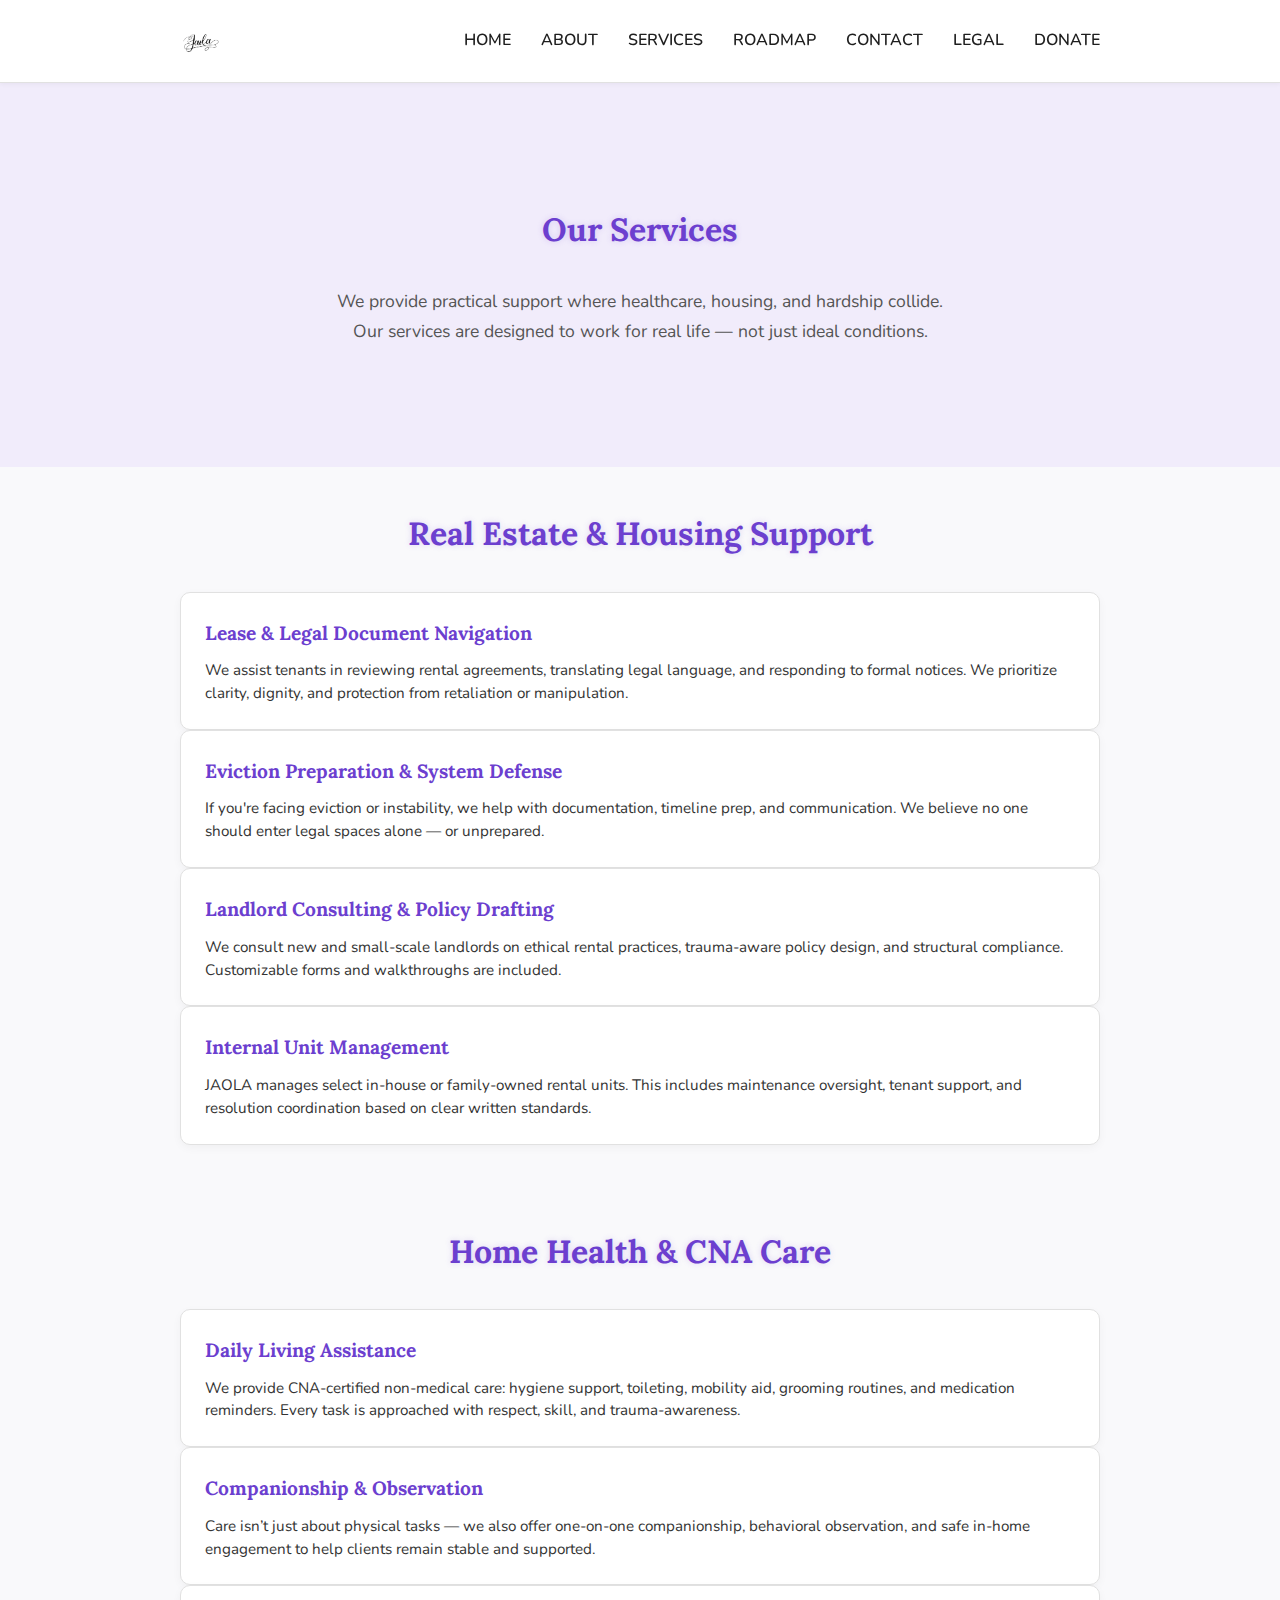
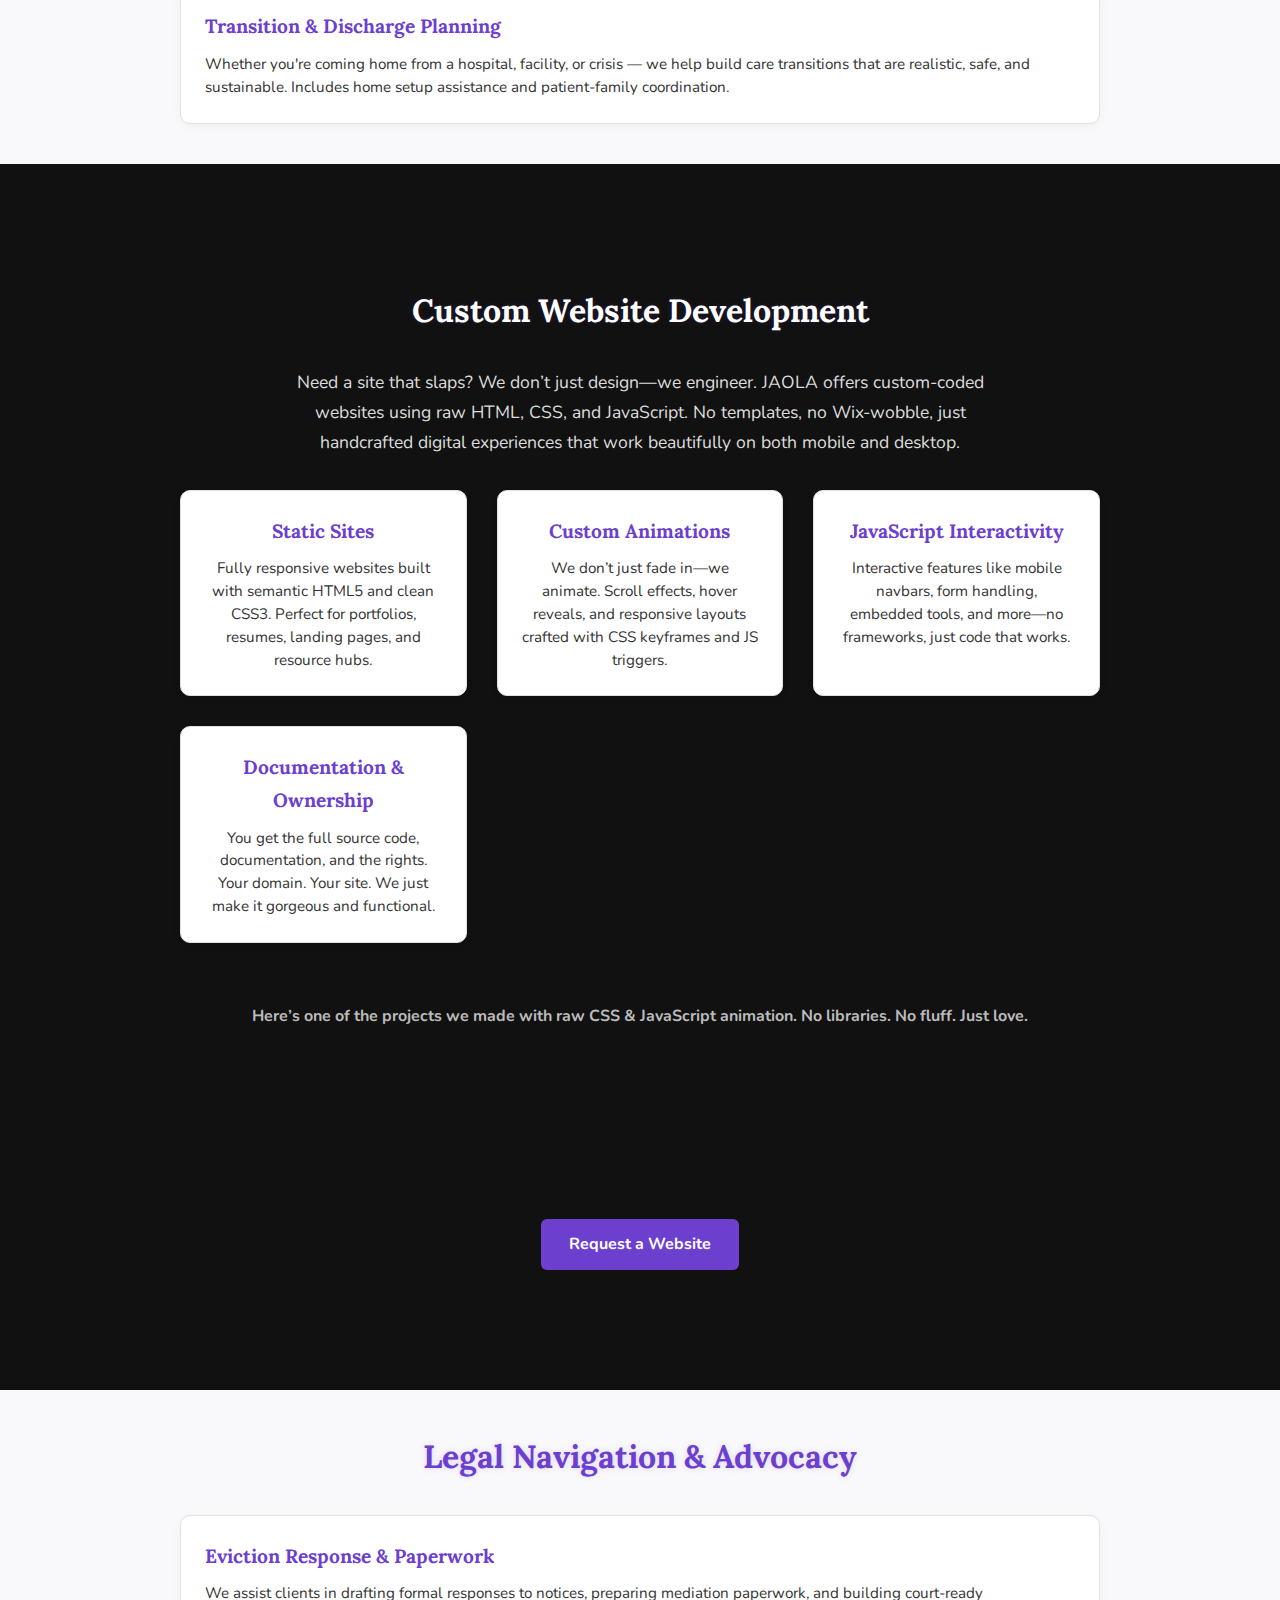
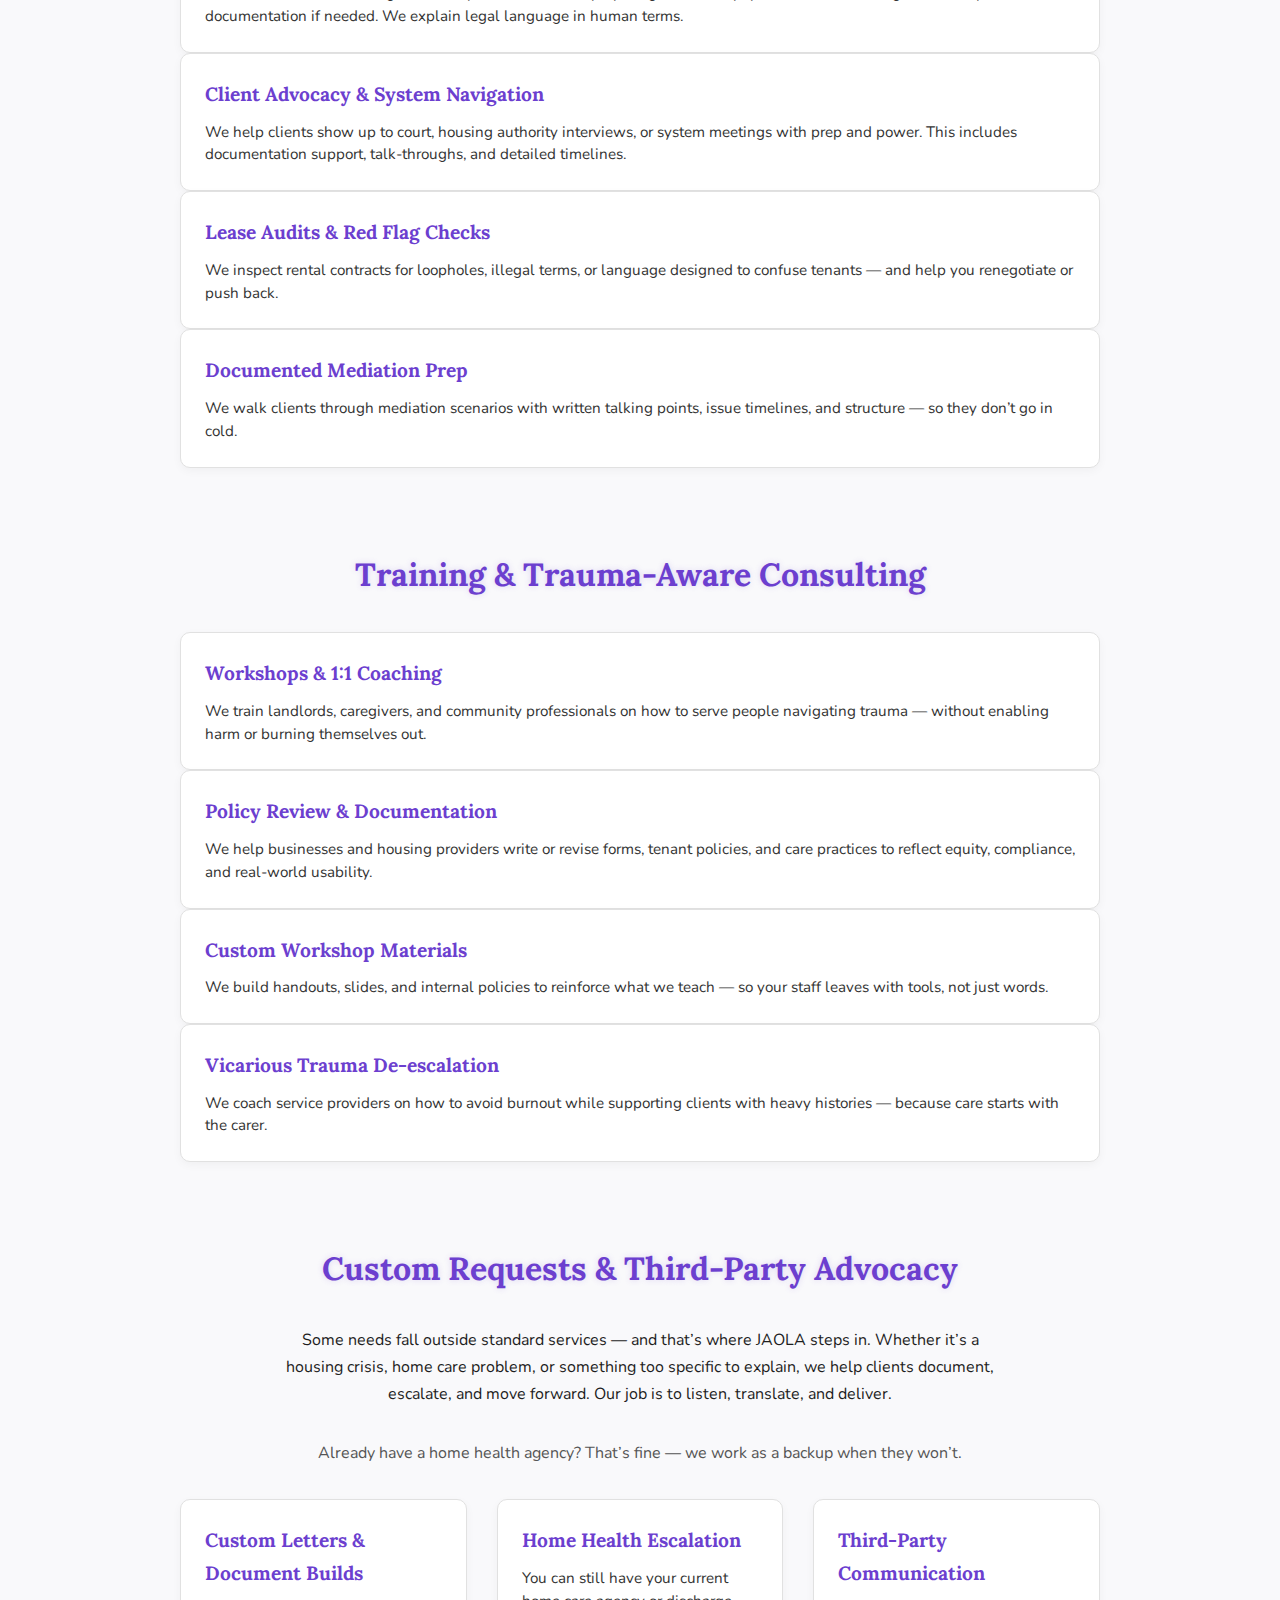
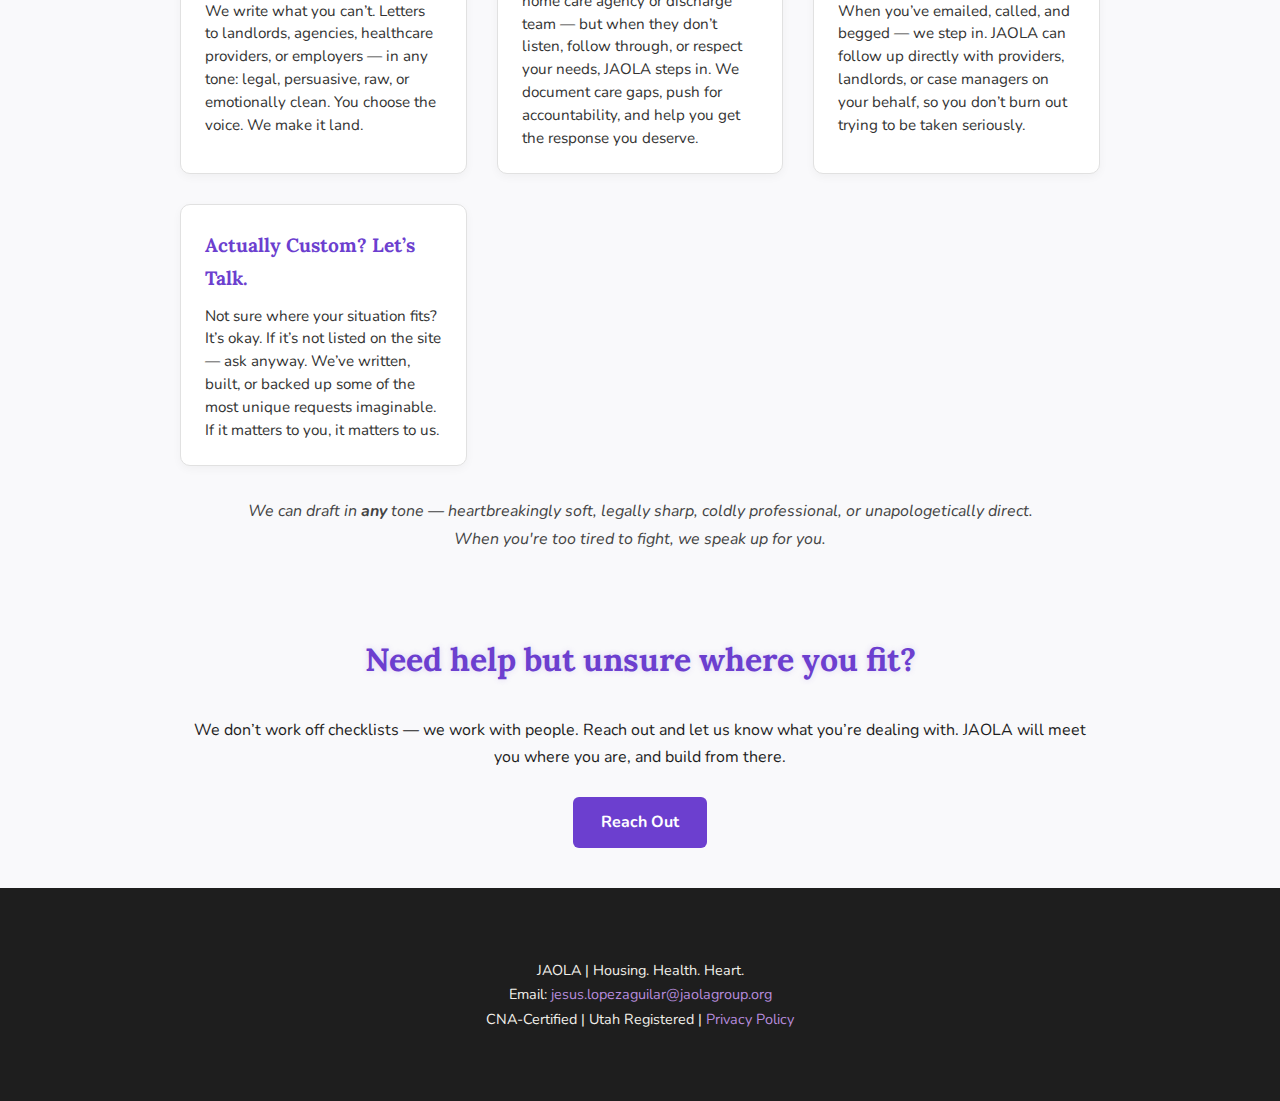
<file: services.html>
<!DOCTYPE html>
<html lang="en">
<head>
  <meta charset="UTF-8" />
  <meta name="viewport" content="width=device-width, initial-scale=1.0" />
  <meta name="description" content="JAOLA Services – Housing support and home care that adapts to real life.">
  <title>Services – JAOLA</title>
  <link rel="stylesheet" href="style.css" />
  <link href="https://fonts.googleapis.com/css2?family=Lora:wght@400;700&family=Nunito:wght@400;600;700&display=swap" rel="stylesheet" />
  <!-- Google tag (gtag.js) -->
<script async src="https://www.googletagmanager.com/gtag/js?id=AW-17090957918"></script>
<script>
  window.dataLayer = window.dataLayer || [];
  function gtag(){dataLayer.push(arguments);}
  gtag('js', new Date());

  gtag('config', 'AW-17090957918');
</script>
  <script async src="https://pagead2.googlesyndication.com/pagead/js/adsbygoogle.js?client=ca-pub-8715550417562602"
     crossorigin="anonymous"></script>
</head>

<body>

<!-- NAVIGATION -->
<nav class="site-nav">
  <div class="container nav-wrapper">
    <div class="logo-area">
      <a href="index.html">
        <img src="assets/jaola-logo.png" alt="JAOLA Logo" class="site-logo" />
      </a>
    </div>
    <ul class="nav-links desktop-nav">
      <li><a href="index.html">Home</a></li>
      <li><a href="about.html">About</a></li>
      <li><a href="services.html" class="active">Services</a></li>
      <li><a href="roadmap.html">Roadmap</a></li>
      <li><a href="contact.html">Contact</a></li>
      <li><a href="legal.html">Legal</a></li>
      <li><a href="donate.html" class="highlight-button">Donate</a></li>
    </ul>
  </div>
</nav>

<!-- OVERLAY -->
<div id="overlayMenu" class="overlay-menu">
  <ul>
    <li><a href="index.html">Home</a></li>
    <li><a href="about.html">About</a></li>
    <li><a href="services.html" class="active">Services</a></li>
    <li><a href="roadmap.html">Roadmap</a></li>
    <li><a href="contact.html">Contact</a></li>
    <li><a href="legal.html">Legal</a></li>
    <li><a href="donate.html" class="highlight-button">Donate</a></li>
  </ul>
</div>

<!-- HAMBURGER -->
<div class="hamburger-menu" id="hamburger">
  <div></div>
  <div></div>
  <div></div>
</div>

<!-- HERO -->
<section class="hero-alt fade-in-section">
  <div class="container">
    <h1 class="section-title">Our Services</h1>
    <p class="subtag">We provide practical support where healthcare, housing, and hardship collide. Our services are designed to work for real life — not just ideal conditions.</p>
  </div>
</section>

<!-- REAL ESTATE & HOUSING -->
<section class="fade-in-section">
  <div class="container">
    <h2 class="section-title">Real Estate & Housing Support</h2>

    <div class="info-card fade-in-section">
      <h3>Lease & Legal Document Navigation</h3>
      <p>We assist tenants in reviewing rental agreements, translating legal language, and responding to formal notices. We prioritize clarity, dignity, and protection from retaliation or manipulation.</p>
    </div>

    <div class="info-card fade-in-section">
      <h3>Eviction Preparation & System Defense</h3>
      <p>If you're facing eviction or instability, we help with documentation, timeline prep, and communication. We believe no one should enter legal spaces alone — or unprepared.</p>
    </div>

    <div class="info-card fade-in-section">
      <h3>Landlord Consulting & Policy Drafting</h3>
      <p>We consult new and small-scale landlords on ethical rental practices, trauma-aware policy design, and structural compliance. Customizable forms and walkthroughs are included.</p>
    </div>

    <div class="info-card fade-in-section">
      <h3>Internal Unit Management</h3>
      <p>JAOLA manages select in-house or family-owned rental units. This includes maintenance oversight, tenant support, and resolution coordination based on clear written standards.</p>
    </div>
  </div>
</section>

<!-- CNA & HOME CARE -->
<section class="fade-in-section">
  <div class="container">
    <h2 class="section-title">Home Health & CNA Care</h2>

    <div class="info-card fade-in-section">
      <h3>Daily Living Assistance</h3>
      <p>We provide CNA-certified non-medical care: hygiene support, toileting, mobility aid, grooming routines, and medication reminders. Every task is approached with respect, skill, and trauma-awareness.</p>
    </div>

    <div class="info-card fade-in-section">
      <h3>Companionship & Observation</h3>
      <p>Care isn’t just about physical tasks — we also offer one-on-one companionship, behavioral observation, and safe in-home engagement to help clients remain stable and supported.</p>
    </div>

    <div class="info-card fade-in-section">
      <h3>Transition & Discharge Planning</h3>
      <p>Whether you're coming home from a hospital, facility, or crisis — we help build care transitions that are realistic, safe, and sustainable. Includes home setup assistance and patient-family coordination.</p>
    </div>
  </div>
</section>
<section class="services-section fade-in-section" style="background: #111; padding: 80px 20px;">
  <div class="container" style="text-align: center;">
    <h2 class="section-title" style="color: #fff;">Custom Website Development</h2>
    <p class="subtag" style="color: #ddd; max-width: 700px; margin: 0 auto 30px;">
      Need a site that slaps? We don’t just design—we engineer. JAOLA offers custom-coded websites using raw HTML, CSS, and JavaScript. No templates, no Wix-wobble, just handcrafted digital experiences that work beautifully on both mobile and desktop.
    </p>

    <div class="card-grid">
      <div class="info-card">
        <h3>Static Sites</h3>
        <p>Fully responsive websites built with semantic HTML5 and clean CSS3. Perfect for portfolios, resumes, landing pages, and resource hubs.</p>
      </div>

      <div class="info-card">
        <h3>Custom Animations</h3>
        <p>We don’t just fade in—we animate. Scroll effects, hover reveals, and responsive layouts crafted with CSS keyframes and JS triggers.</p>
      </div>

      <div class="info-card">
        <h3>JavaScript Interactivity</h3>
        <p>Interactive features like mobile navbars, form handling, embedded tools, and more—no frameworks, just code that works.</p>
      </div>

      <div class="info-card">
        <h3>Documentation & Ownership</h3>
        <p>You get the full source code, documentation, and the rights. Your domain. Your site. We just make it gorgeous and functional.</p>
      </div>
    </div>

    <p style="color: #bbb; font-weight: bold; margin-top: 60px;">Here’s one of the projects we made with raw CSS & JavaScript animation. No libraries. No fluff. Just love.</p>
    
    <!-- Responsive Canvas Box -->
    <div class="heart-wrapper">
      <canvas id="heartCanvas"></canvas>
    </div>

    <a href="contact.html" class="cta-button" style="margin-top: 30px;">Request a Website</a>
  </div>
</section>

  <section class="fade-in-section">
  <div class="container">
    <h2 class="section-title">Legal Navigation & Advocacy</h2>

    <div class="info-card fade-in-section">
      <h3>Eviction Response & Paperwork</h3>
      <p>We assist clients in drafting formal responses to notices, preparing mediation paperwork, and building court-ready documentation if needed. We explain legal language in human terms.</p>
    </div>

    <div class="info-card fade-in-section">
      <h3>Client Advocacy & System Navigation</h3>
      <p>We help clients show up to court, housing authority interviews, or system meetings with prep and power. This includes documentation support, talk-throughs, and detailed timelines.</p>
    </div>
    <div class="info-card fade-in-section">
      <h3>Lease Audits & Red Flag Checks</h3>
      <p>We inspect rental contracts for loopholes, illegal terms, or language designed to confuse tenants — and help you renegotiate or push back.</p>
    </div>
    <div class="info-card fade-in-section">
      <h3>Documented Mediation Prep</h3>
      <p>We walk clients through mediation scenarios with written talking points, issue timelines, and structure — so they don’t go in cold.</p>
    </div>
  </div>
</section>

  <section class="fade-in-section">
  <div class="container">
    <h2 class="section-title">Training & Trauma-Aware Consulting</h2>

    <div class="info-card fade-in-section">
      <h3>Workshops & 1:1 Coaching</h3>
      <p>We train landlords, caregivers, and community professionals on how to serve people navigating trauma — without enabling harm or burning themselves out.</p>
    </div>

    <div class="info-card fade-in-section">
      <h3>Policy Review & Documentation</h3>
      <p>We help businesses and housing providers write or revise forms, tenant policies, and care practices to reflect equity, compliance, and real-world usability.</p>
    </div>
    <div class="info-card fade-in-section">
      <h3>Custom Workshop Materials</h3>
      <p>We build handouts, slides, and internal policies to reinforce what we teach — so your staff leaves with tools, not just words.</p>
    </div>
    <div class="info-card fade-in-section">
      <h3>Vicarious Trauma De-escalation</h3>
      <p>We coach service providers on how to avoid burnout while supporting clients with heavy histories — because care starts with the carer.</p>
    </div>
  </div>
</section>

  <section class="fade-in-section">
  <div class="container">
    <h2 class="section-title">Custom Requests & Third-Party Advocacy</h2>
    <p style="max-width: 720px; margin: 0 auto 2rem; text-align: center;">
      Some needs fall outside standard services — and that’s where JAOLA steps in. Whether it’s a housing crisis, home care problem, or something too specific to explain, we help clients document, escalate, and move forward. Our job is to listen, translate, and deliver.
    </p>

    <p style="text-align: center; margin-bottom: 2rem; color: #555;">
      Already have a home health agency? That’s fine — we work as a backup when they won’t.
    </p>

    <div class="card-grid">
      <div class="info-card fade-in-section">
        <h3>Custom Letters & Document Builds</h3>
        <p>We write what you can’t. Letters to landlords, agencies, healthcare providers, or employers — in any tone: legal, persuasive, raw, or emotionally clean. You choose the voice. We make it land.</p>
      </div>

      <div class="info-card fade-in-section">
        <h3>Home Health Escalation</h3>
        <p>You can still have your current home care agency or discharge team — but when they don’t listen, follow through, or respect your needs, JAOLA steps in. We document care gaps, push for accountability, and help you get the response you deserve.</p>
      </div>

      <div class="info-card fade-in-section">
        <h3>Third-Party Communication</h3>
        <p>When you’ve emailed, called, and begged — we step in. JAOLA can follow up directly with providers, landlords, or case managers on your behalf, so you don’t burn out trying to be taken seriously.</p>
      </div>
      <div class="info-card fade-in-section">
        <h3>Actually Custom? Let’s Talk.</h3>
        <p>Not sure where your situation fits? It’s okay. If it’s not listed on the site — ask anyway. We’ve written, built, or backed up some of the most unique requests imaginable. If it matters to you, it matters to us.</p>
        </div>
    </div>

    <p style="text-align: center; margin-top: 2rem; font-style: italic; color: #444;">
      We can draft in <strong>any</strong> tone — heartbreakingly soft, legally sharp, coldly professional, or unapologetically direct. <br>
      When you're too tired to fight, we speak up for you.
    </p>
  </div>
</section>

  
<!-- CTA -->
<section class="fade-in-section">
  <div class="container" style="text-align: center;">
    <h2 class="section-title">Need help but unsure where you fit?</h2>
    <p>We don’t work off checklists — we work with people. Reach out and let us know what you’re dealing with. JAOLA will meet you where you are, and build from there.</p>
    <a href="contact.html" class="cta-button">Reach Out</a>
  </div>
</section>

<!-- FOOTER -->
<footer>
    <div class="container">
      <p>JAOLA | Housing. Health. Heart.</p>
      <p>Email: <a href="mailto:jesus.lopezaguilar@jaolagroup.org">jesus.lopezaguilar@jaolagroup.org</a>
      <p>CNA-Certified | Utah Registered | <a href="legal.html">Privacy Policy</a></p>
    </div>
  </footer>

<script src="script.js"></script>
</body>
</html>
</file>
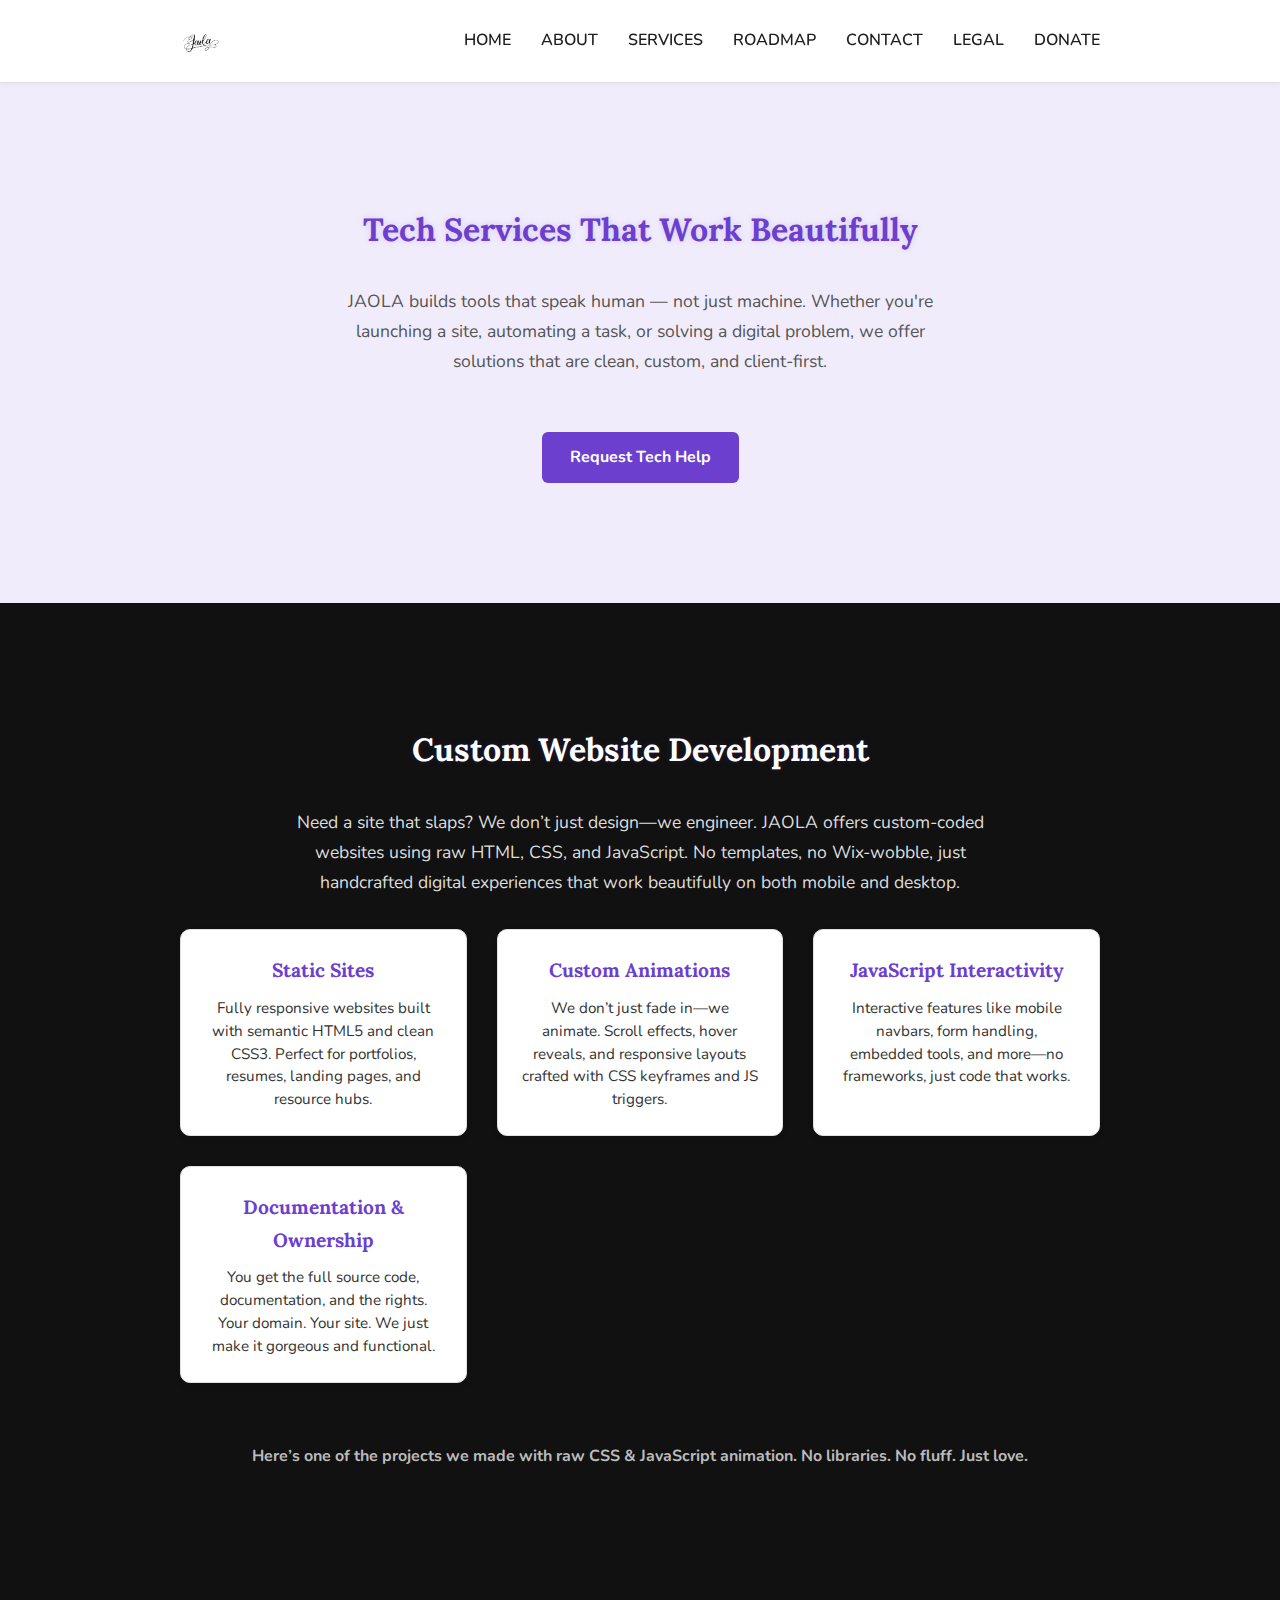
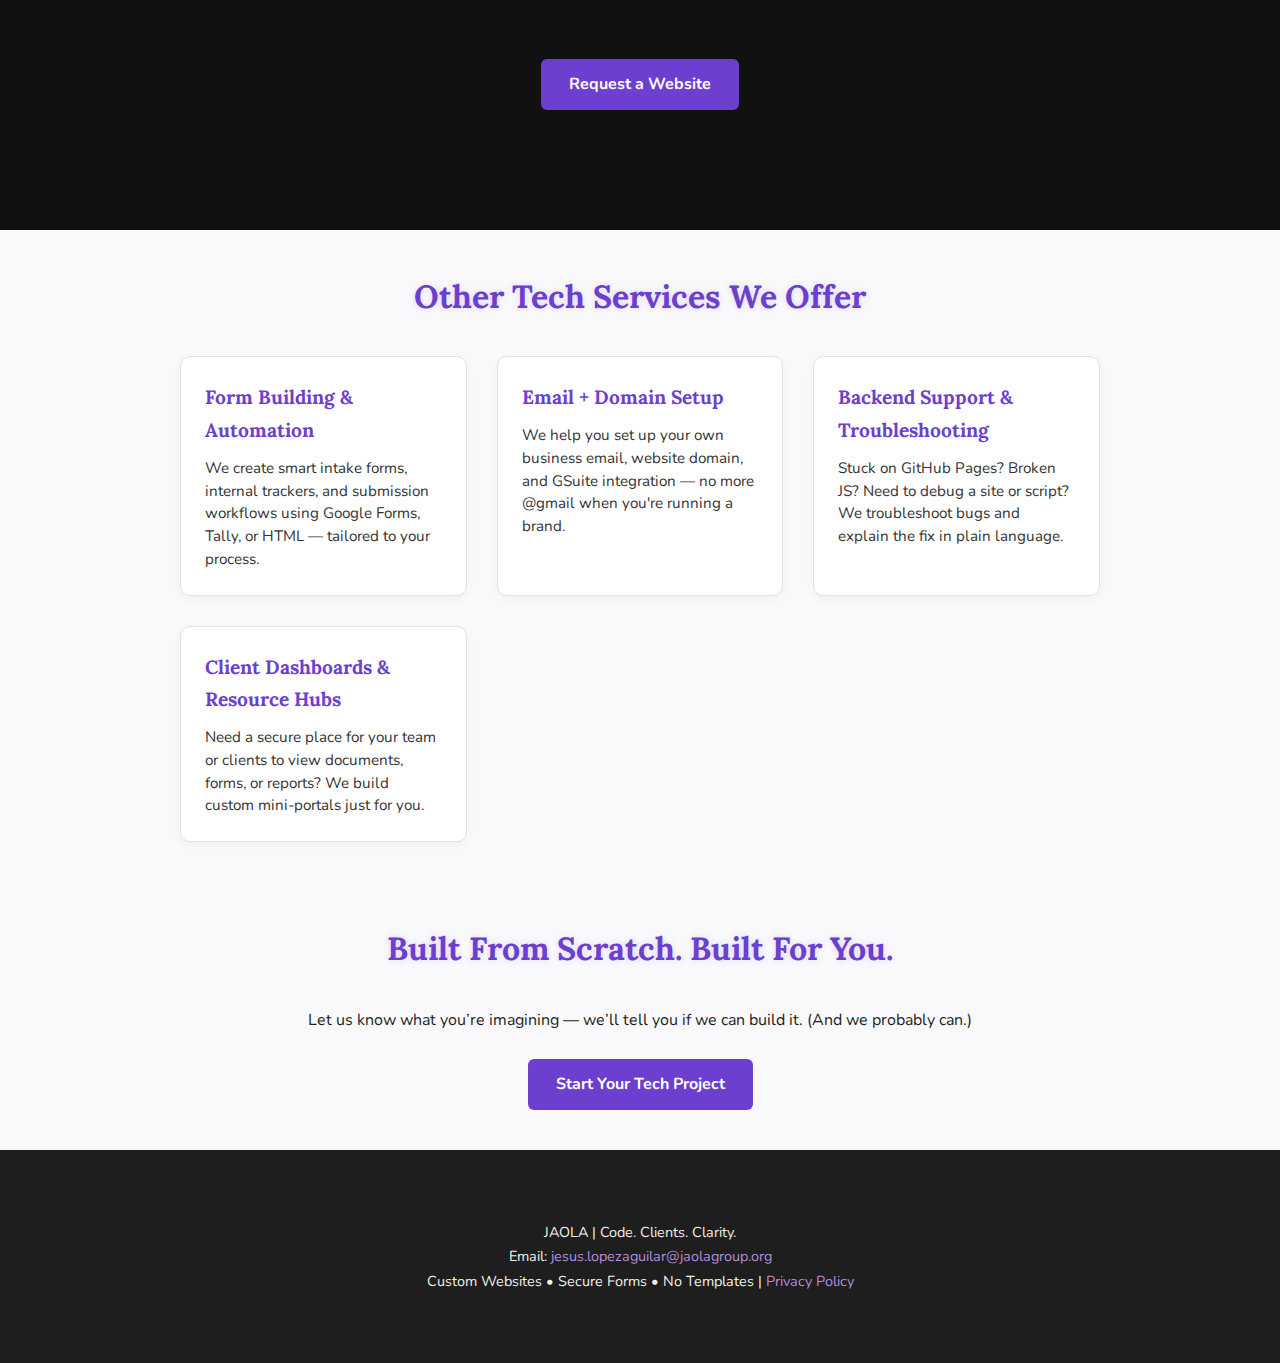
<file: tech.html>
<!DOCTYPE html>
<html lang="en">
<head>
  <meta charset="UTF-8" />
  <meta name="viewport" content="width=device-width, initial-scale=1.0" />
  <meta name="description" content="Custom websites, automation tools, and digital support. JAOLA offers clean code and client-first tech solutions.">
  <title>Tech Services – JAOLA</title>
  <link rel="stylesheet" href="style.css" />
  <link href="https://fonts.googleapis.com/css2?family=Lora:wght@400;700&family=Nunito:wght@400;600;700&display=swap" rel="stylesheet" />
</head>

<body>

<!-- NAVIGATION -->
<nav class="site-nav">
  <div class="container nav-wrapper">
    <div class="logo-area">
      <a href="index.html">
        <img src="assets/jaola-logo.png" alt="JAOLA Logo" class="site-logo" />
      </a>
    </div>
    <ul class="nav-links desktop-nav">
      <li><a href="index.html">Home</a></li>
      <li><a href="about.html">About</a></li>
      <li><a href="services.html">Services</a></li>
      <li><a href="roadmap.html">Roadmap</a></li>
      <li><a href="contact.html">Contact</a></li>
      <li><a href="legal.html">Legal</a></li>
      <li><a href="donate.html" class="highlight-button">Donate</a></li>
    </ul>
  </div>
</nav>

<!-- HERO -->
<section class="hero-alt fade-in-section">
  <div class="container">
    <h1 class="section-title">Tech Services That Work Beautifully</h1>
    <p class="subtag">JAOLA builds tools that speak human — not just machine. Whether you're launching a site, automating a task, or solving a digital problem, we offer solutions that are clean, custom, and client-first.</p>
    <div style="text-align: center; margin-top: 30px;">
      <a href="contact.html" class="cta-button">Request Tech Help</a>
    </div>
  </div>
</section>

<!-- WEBSITE DEVELOPMENT SECTION (SNIPPET YOU PROVIDED) -->
<section class="services-section fade-in-section" style="background: #111; padding: 80px 20px;">
  <div class="container" style="text-align: center;">
    <h2 class="section-title" style="color: #fff;">Custom Website Development</h2>
    <p class="subtag" style="color: #ddd; max-width: 700px; margin: 0 auto 30px;">
      Need a site that slaps? We don’t just design—we engineer. JAOLA offers custom-coded websites using raw HTML, CSS, and JavaScript. No templates, no Wix-wobble, just handcrafted digital experiences that work beautifully on both mobile and desktop.
    </p>

    <div class="card-grid">
      <div class="info-card">
        <h3>Static Sites</h3>
        <p>Fully responsive websites built with semantic HTML5 and clean CSS3. Perfect for portfolios, resumes, landing pages, and resource hubs.</p>
      </div>
      <div class="info-card">
        <h3>Custom Animations</h3>
        <p>We don’t just fade in—we animate. Scroll effects, hover reveals, and responsive layouts crafted with CSS keyframes and JS triggers.</p>
      </div>
      <div class="info-card">
        <h3>JavaScript Interactivity</h3>
        <p>Interactive features like mobile navbars, form handling, embedded tools, and more—no frameworks, just code that works.</p>
      </div>
      <div class="info-card">
        <h3>Documentation & Ownership</h3>
        <p>You get the full source code, documentation, and the rights. Your domain. Your site. We just make it gorgeous and functional.</p>
      </div>
    </div>

    <p style="color: #bbb; font-weight: bold; margin-top: 60px;">Here’s one of the projects we made with raw CSS & JavaScript animation. No libraries. No fluff. Just love.</p>
    
    <!-- Responsive Canvas Box -->
    <div class="heart-wrapper">
      <canvas id="heartCanvas"></canvas>
    </div>

    <a href="contact.html" class="cta-button" style="margin-top: 30px;">Request a Website</a>
  </div>
</section>

<!-- ADDITIONAL TECH SERVICES -->
<section class="fade-in-section">
  <div class="container">
    <h2 class="section-title">Other Tech Services We Offer</h2>
    <div class="card-grid">
      <div class="info-card fade-in-section">
        <h3>Form Building & Automation</h3>
        <p>We create smart intake forms, internal trackers, and submission workflows using Google Forms, Tally, or HTML — tailored to your process.</p>
      </div>
      <div class="info-card fade-in-section">
        <h3>Email + Domain Setup</h3>
        <p>We help you set up your own business email, website domain, and GSuite integration — no more @gmail when you're running a brand.</p>
      </div>
      <div class="info-card fade-in-section">
        <h3>Backend Support & Troubleshooting</h3>
        <p>Stuck on GitHub Pages? Broken JS? Need to debug a site or script? We troubleshoot bugs and explain the fix in plain language.</p>
      </div>
      <div class="info-card fade-in-section">
        <h3>Client Dashboards & Resource Hubs</h3>
        <p>Need a secure place for your team or clients to view documents, forms, or reports? We build custom mini-portals just for you.</p>
      </div>
    </div>
  </div>
</section>

<!-- FINAL CTA -->
<section class="fade-in-section">
  <div class="container" style="text-align: center;">
    <h2 class="section-title">Built From Scratch. Built For You.</h2>
    <p>Let us know what you’re imagining — we’ll tell you if we can build it. (And we probably can.)</p>
    <a href="contact.html" class="cta-button">Start Your Tech Project</a>
  </div>
</section>

<!-- FOOTER -->
<footer>
  <div class="container">
    <p>JAOLA | Code. Clients. Clarity.</p>
    <p>Email: <a href="mailto:jesus.lopezaguilar@jaolagroup.org">jesus.lopezaguilar@jaolagroup.org</a></p>
    <p>Custom Websites • Secure Forms • No Templates | <a href="legal.html">Privacy Policy</a></p>
  </div>
</footer>

<!-- INLINE FADE-IN JS -->
<script>
  document.addEventListener("DOMContentLoaded", function () {
    const faders = document.querySelectorAll(".fade-in-section");

    const appearOptions = {
      threshold: 0.15,
      rootMargin: "0px 0px -50px 0px",
    };

    const appearOnScroll = new IntersectionObserver(function (entries, observer) {
      entries.forEach(function (entry) {
        if (!entry.isIntersecting) return;
        entry.target.classList.add("is-visible");
        observer.unobserve(entry.target);
      });
    }, appearOptions);

    faders.forEach(function (fader) {
      appearOnScroll.observe(fader);
    });
  });
</script>

<!-- HEART CANVAS JS (optional if already embedded elsewhere) -->
<script src="script.js"></script>
</body>
</html>
</file>
<file: style.css>
/* RESET + BASE */
* {
  margin: 0;
  padding: 0;
  box-sizing: border-box;
}

body {
  font-family: 'Nunito', sans-serif;
  background-color: #f9f9fb;
  color: #1e1e1e;
  line-height: 1.7;
}

.container {
  max-width: 960px;
  margin: 0 auto;
  padding: 40px 20px;
}

h1, h2, h3 {
  font-family: 'Lora', serif;
  margin-bottom: 12px;
}

a {
  color: #6c3fcf;
  text-decoration: none;
}

a:hover {
  color: #4f2a9f;
}

/* NAVIGATION */
.site-nav {
  position: sticky;
  top: 0;
  z-index: 1000;
  background-color: #ffffff;
  border-bottom: 1px solid #e1e1e1;
  box-shadow: 0 1px 5px rgba(0, 0, 0, 0.05);
}

.nav-wrapper {
  display: flex;
  justify-content: space-between;
  align-items: center;
  padding: 20px;
}

.site-logo {
  height: 42px;
  width: auto;
  display: block;
}

.nav-links {
  display: flex;
  gap: 30px;
  list-style: none;
}

.nav-links li a {
  font-weight: 600;
  text-transform: uppercase;
  font-size: 1rem;
  color: #1e1e1e;
}

/* FULLSCREEN OVERLAY MENU */
.hamburger {
  font-size: 2rem;
  cursor: pointer;
  color: #1e1e1e;
  display: none;       /* Initially hidden */
  width: 35px;
  height: 30px;
  position: relative;
}

@media (max-width: 768px) {
  .hamburger {
    display: block;   /* Shown on smaller screens */
  }
}

.overlay-menu {
  position: fixed;
  top: 0;
  left: 0;
  height: 100%;
  width: 100%;
  background: rgba(20, 20, 30, 0.97);
  display: flex;
  opacity: 0;
  transition: transform 0.4s ease, opacity 0.4s ease;
  z-index: 9999;
  flex-direction: column;
  justify-content: center;
  align-items: center;
  transition: translateX: 0.4; /* Start off-screen */
}

.bar1, .bar2, .bar3 {
  width: 100%;
  height: 4px;
  background-color: #1e1e1e;
  margin: 6px 0;
  transition: 0.4s; /* Smooth transitions */
}

.overlay-menu.show 
  opacity: 1;
  transform: translateX(0%); /* Slide in */
}

.overlay-menu .close-btn {
  position: absolute;
  top: 30px;
  right: 35px;
  font-size: 3rem;
  color: #fff;
  cursor: pointer;
}

.overlay-menu ul {
  list-style: none;
  text-align: center;
  padding: 0;
}

.overlay-menu li {
  margin: 20px 0;
}

.overlay-menu a {
  font-size: 2rem;
  color: #f2f0ea;
  text-transform: uppercase;
  letter-spacing: 1px;
  transition: color 0.3s ease;
}

.overlay-menu a:hover {
  color: #b68cdd;
}

/* HERO */
.hero {
  background: linear-gradient(135deg, #f2f0fb, #e8e4f5);
  text-align: center;
  padding: 100px 20px;
}

.hero h1 {
  font-size: 2.4rem;
  color: #6c3fcf;
  margin-bottom: 20px;
}

.hero p {
  max-width: 600px;
  margin: 0 auto;
  color: #555;
  font-size: 1.1rem;
}

.cta-button {
  margin-top: 25px;
  display: inline-block;
  padding: 12px 28px;
  background: #6c3fcf;
  color: #fff;
  font-weight: bold;
  border-radius: 6px;
  transition: background 0.3s ease;
}

.cta-button:hover {
  background: #4f2a9f;
}

/* MISSION SECTION */
.section-title {
  text-align: center;
  font-size: 2rem;
  color: #6c3fcf;
  margin-bottom: 30px;
}

.mission {
  background: #ffffff;
  padding: 60px 20px;
}

.mission ul {
  list-style: disc;
  padding-left: 1.5rem;
  margin: 1rem 0 2rem;
}

.mission li {
  margin-bottom: 1rem;
  color: #333;
  font-size: 1rem;
  line-height: 1.6;
}

/* FOOTER */
footer {
  background: #1e1e1e;
  color: #f2f0ea;
  text-align: center;
  padding: 30px;
  font-size: 0.9rem;
}

footer a {
  color: #b68cdd;
}

/* RESPONSIVE */
@media (max-width: 768px) {
  .desktop-nav {
    display: none;
  }

  .hamburger {
    display: block;
  }

  .site-logo {
    height: 36px;
  }

  .hero h1 {
    font-size: 1.8rem;
  }

  .hero p {
    font-size: 1rem;
  }

  .cta-button {
    padding: 10px 20px;
  }

  .overlay-menu a {
    font-size: 1.5rem;
  }
}
.services-preview .info-card {
  background: #ffffff;
  border: 1px solid #e1e1e1;
  padding: 30px;
  border-radius: 10px;
  margin-bottom: 30px;
  box-shadow: 0 3px 12px rgba(0, 0, 0, 0.03);
}

.who-we-serve ul {
  list-style: disc;
  padding-left: 1.5rem;
  margin: 1rem 0 1.5rem;
}

.who-we-serve li {
  margin-bottom: 0.5rem;
  color: #333;
  font-size: 1rem;
  line-height: 1.6;
}
/* About page glow + alignment */
.hero-alt {
  background: #f1ecfb;
  text-align: center;
  padding: 80px 20px;
}

.section-alt, .founder-profile, .certifications {
  background: #ffffff;
  padding: 60px 20px;
}

.mission-alt {
  background: #f7f7fb;
  padding: 60px 20px;
}

.section-title {
  font-size: 2rem;
  color: #6c3fcf;
  text-align: center;
  margin-bottom: 30px;
  text-shadow: 0 0 6px rgba(108, 63, 207, 0.2);
}

.subtag {
  font-size: 1.1rem;
  max-width: 640px;
  margin: 0 auto;
  color: #555;
}

.founder-profile ul,
.certifications ul {
  list-style: disc;
  padding-left: 1.5rem;
  margin-top: 1rem;
}

.founder-profile li,
.certifications li {
  margin-bottom: 0.5rem;
  color: #333;
  line-height: 1.6;
}
.card-grid {
  display: grid;
  grid-template-columns: repeat(auto-fit, minmax(280px, 1fr));
  gap: 30px;
  margin-top: 2rem;
}

.info-card {
  background: #ffffff;
  border: 1px solid #e1e1e1;
  border-radius: 10px;
  padding: 24px;
  box-shadow: 0 3px 10px rgba(0,0,0,0.04);
}

.info-card h3 {
  font-size: 1.2rem;
  margin-bottom: 10px;
  color: #6c3fcf;
}

.info-card p {
  font-size: 0.95rem;
  color: #333;
  line-height: 1.5;
}
/* --- Scroll fade-in animation --- */
.fade-in {
  opacity: 0;
  transform: translateY(40px);
  transition: opacity 0.8s ease, transform 0.8s ease;
}

.fade-in.visible {
  opacity: 1;
  transform: translateY(0);
}

/* --- Overlay menu slide-in --- */
.overlay-menu {
  transform: translateX(100%);
  opacity: 0;
  transition: transform 0.4s ease, opacity 0.4s ease;
}

.overlay-menu.show {
  transform: translateX(0%);
  opacity: 1;
  display: flex;
}
</file>
